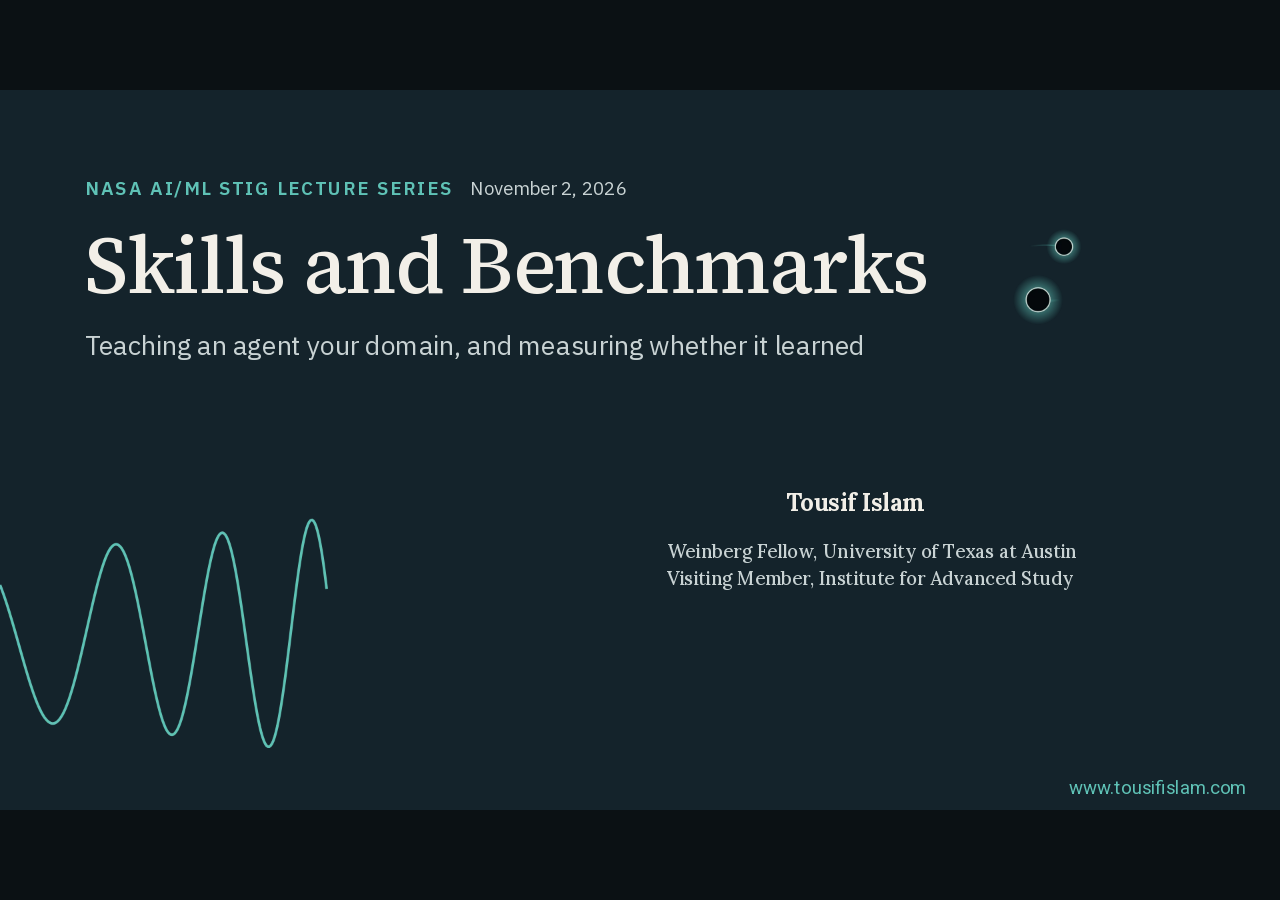
<file: public/Resources/Lecture32_Tousif_Islam/Skills_and_Benchmarks_Slides/index.html>
<!doctype html>
<html lang="en"><head><script>/* Offline copy: the host serves this folder without a trailing slash, so pin relative paths (figs/, fonts/) to this folder. */
if (location.protocol !== 'file:' && !/(\/|\/index|\.html)$/.test(location.pathname)) document.write('<base href="' + location.pathname + '/">');</script><meta charset="utf-8"><meta name="viewport" content="width=device-width, initial-scale=1"><title>Skills and Benchmarks | Tousif Islam</title><meta name="description" content="Slides of the NASA AI/ML STIG lecture, 2 November 2026. Code: github.com/tousifislam/kickbench-tutorial"><link rel="stylesheet" href="fonts.css"><style>
html,body{margin:0;height:100%;background:#0b1114;overflow:hidden}
#stage{position:absolute;left:50%;top:50%;width:1920px;height:1080px;transform-origin:0 0}
#stage>.slide{position:absolute;inset:0;display:none;opacity:0;transition:opacity .45s ease}
#stage>.slide.shown{opacity:1}
#stage>.slide>section{position:relative;width:1920px;height:1080px;box-sizing:border-box;overflow:hidden}
h1,h2,h3,h4,p{margin:0}
[data-build-in]{transition:opacity .5s ease,transform .5s ease}
[data-build-in].pending{opacity:0}
[data-build-in^="rise"].pending{transform:translateY(28px)}
#jump{position:fixed;right:18px;bottom:14px;font:600 20px Roboto,Arial,sans-serif;color:#fff;
  background:rgba(13,56,66,.85);padding:6px 14px;border-radius:8px;display:none}
body.idle{cursor:none}
#stage a{cursor:pointer}
#stage a:hover{text-decoration:underline !important}
</style></head>
<body>
<div id="stage">
<div class="slide" data-id="cover">
<section id="cover" data-transition="fade" style="background:#14232b">
  <img src="figs/anim_cover_wave.webp" alt="Animated binary black hole chirp waveform drawn left to right along the bottom of the slide." style="position:absolute; top:560px; left:0; width:1920px; height:520px">
  <p id="e2-1ftwghs" style="position:absolute; top:128px; right:601.45px; width:613.31px; font-family:'IBM Plex Sans', Arial, sans-serif; font-size:28px; color:#c9d3d4">November 2, 2026</p>
  <p id="p414e363b4c36r0-719464f0" style="position:absolute; top:128px; left:128px; width:1664px; font-family:'IBM Plex Sans', Arial, sans-serif; font-size:28px; font-weight:600; letter-spacing:3px; text-transform:uppercase; color:#5fc2b6">NASA AI/ML STIG lecture series</p>
  <h1 id="p414e363b4c36r1-719464f0" style="position:absolute; top:199px; left:128px; width:1664px; font-family:'Source Serif 4', Georgia, serif; font-size:120px; font-weight:500; line-height:1.05; letter-spacing:-2px; color:#f2efe8">Skills and Benchmarks</h1>
  <p id="p414e363b4c36r2-719464f0" style="position:absolute; top:357px; left:128px; width:1664px; font-family:'IBM Plex Sans', Arial, sans-serif; font-size:40px; line-height:1.3; color:#c9d3d4">Teaching an agent your domain, and measuring whether it learned</p>
  <p id="p414e363b4c36r3-719464f0" style="position:absolute; top:597.38px; left:1178.7px; width:298px; font-family:Lora, Georgia, serif; font-size:36px; font-weight:700; line-height:1.2; color:#f2efe8">Tousif Islam</p>
  <p id="p414e363b4c36r4-719464f0" style="position:absolute; top:672.45px; left:1000.22px; width:654.95px; font-family:Lora, Georgia, serif; font-size:28px; line-height:1.45; color:#c9d3d4">Weinberg Fellow, University of Texas at Austin<br>Visiting Member, Institute for Advanced Study</p>
  <img src="figs/anim_cover_binary.webp" alt="Animated binary black hole: two holes spiral together, merge, and the remnant drifts away as wave rings spread." style="position:absolute; top:64px; left:1352px; width:440px; height:440px">
  <p style="position:absolute; right:29.45px; bottom:17.46px; width:286.9px; font-family:Roboto, Arial, sans-serif; font-size:28px; color:#5fc2b6">www.tousifislam.com</p>
  
</section>
</div>
<div class="slide" data-id="roadmap">
<section id="roadmap" data-transition="fade" style="display:flex; flex-direction:column; gap:40px; padding:116px 128px 140px; background:#ffffff">
<div style="position:absolute;left:0;top:0;width:450px;height:88px;background:#0D3842;color:#FFFFFF;display:flex;align-items:center;justify-content:center;font-family:Roboto, Arial, sans-serif;font-size:34px;font-weight:700;white-space:nowrap">Skills ⊗ Benchmarks</div><div style="position:absolute;left:450px;top:0;height:88px;background:#45818E;color:#FFFFFF;display:flex;align-items:center;padding:0 36px;font-family:Roboto, Arial, sans-serif;font-size:40px;font-weight:700;white-space:nowrap">Outline of the Talk</div>
<h2 style="font-family:'Source Serif 4', Georgia, serif;font-size:48px;font-weight:500;line-height:1.15;color:#0D3842">Five sections: the field, my work, two demonstrations, your turn</h2>
<div data-build-in="fade 1" style="position:absolute;top:290px;left:128px;width:312px;display:flex;flex-direction:column;gap:14px;border-top:8px solid #2F6F7E;padding-top:22px"><h3 style="font-family:Roboto, Arial, sans-serif;font-size:32px;font-weight:600;line-height:1.2;color:#2F6F7E">1. Background</h3><p style="font-family:Roboto, Arial, sans-serif;font-size:26px;line-height:1.35;color:#444444">Why benchmarks, who measures agents in astro, then agents, skills, benchmarks</p></div>
<div data-build-in="fade 2" style="position:absolute;top:290px;left:466px;width:312px;display:flex;flex-direction:column;gap:14px;border-top:8px solid #4B535D;padding-top:22px"><h3 style="font-family:Roboto, Arial, sans-serif;font-size:32px;font-weight:600;line-height:1.2;color:#4B535D">2. My work</h3><p style="font-family:Roboto, Arial, sans-serif;font-size:26px;line-height:1.35;color:#444444">gwBenchmarks, GWAgent, gwSkills, gwTeukolsky</p></div>
<div data-build-in="fade 3" style="position:absolute;top:290px;left:804px;width:312px;display:flex;flex-direction:column;gap:14px;border-top:8px solid #A0502A;padding-top:22px"><h3 style="font-family:Roboto, Arial, sans-serif;font-size:32px;font-weight:600;line-height:1.2;color:#A0502A">Demonstration 1: KickBench</h3><p style="font-family:Roboto, Arial, sans-serif;font-size:26px;line-height:1.35;color:#444444">A black hole kick benchmark, and three models on it</p></div>
<div data-build-in="fade 4" style="position:absolute;top:290px;left:1142px;width:312px;display:flex;flex-direction:column;gap:14px;border-top:8px solid #0D3842;padding-top:22px"><h3 style="font-family:Roboto, Arial, sans-serif;font-size:32px;font-weight:600;line-height:1.2;color:#0D3842">Demonstration 2: KickAgent/KickSkills</h3><p style="font-family:Roboto, Arial, sans-serif;font-size:26px;line-height:1.35;color:#444444">KickSkills, a validation loop, live, and the results</p></div>
<div data-build-in="fade 5" style="position:absolute;top:290px;left:1480px;width:312px;display:flex;flex-direction:column;gap:14px;border-top:8px solid #2F6F7E;padding-top:22px"><h3 style="font-family:Roboto, Arial, sans-serif;font-size:32px;font-weight:600;line-height:1.2;color:#2F6F7E">5. Your turn</h3><p style="font-family:Roboto, Arial, sans-serif;font-size:26px;line-height:1.35;color:#444444">A starter kit for any agent</p></div>
<p style="position:absolute;right:32px;bottom:14px;width:520px;text-align:right;font-family:Roboto, Arial, sans-serif;font-size:24px;color:#4B535D">www.tousifislam.com | 2</p>
<p style="position:absolute;left:128px;bottom:14px;width:1200px;font-family:Roboto, Arial, sans-serif;font-size:22px;color:#2F6F7E">Code: <a href="https://github.com/tousifislam/kickbench-tutorial" target="_blank" rel="noopener" style="color:inherit;text-decoration:none"><b>github.com/tousifislam/kickbench-tutorial</b></a></p>

</section>
</div>
<div class="slide" data-id="llm-bench">
<section id="llm-bench" data-transition="fade" style="background:#ffffff">
  <div style="position:absolute; top:0; left:0; width:450px; height:88px; display:flex; flex-direction:row; align-items:center; justify-content:center; background:#0d3842">
    <p style="font-family:Roboto, Arial, sans-serif; font-size:34px; font-weight:700; white-space:nowrap; color:#ffffff">Skills ⊗ Benchmarks</p>
  </div>
  <div style="position:absolute; top:0; left:450px; height:88px; display:flex; flex-direction:row; align-items:center; padding:0 36px; background:#45818e">
    <p style="font-family:Roboto, Arial, sans-serif; font-size:40px; font-weight:700; white-space:nowrap; color:#ffffff">1.1 Why Benchmarks? The Whole LLM Field Runs on Them</p>
  </div>
  <h2 style="position:absolute; top:116px; left:128px; width:1664px; font-family:'Source Serif 4', Georgia, serif; font-size:48px; font-weight:500; line-height:1.15; color:#0d3842">Models are ranked, released and trained on benchmarks</h2>
  <img src="figs/arena_webdev.png" alt="" style="position:absolute; top:200px; left:128px; width:1029px; height:760px; border-radius:12px; box-shadow:0 6px 24px #0000002e">
  <div style="position:absolute; top:240px; left:1220px; width:572px; display:flex; flex-direction:column; gap:40px">
    <p style="font-family:Roboto, Arial, sans-serif; font-size:30px; line-height:1.35; color:#444444">Two models build the same web app. People vote. About a million votes rank 153 models.</p>
    <p style="font-family:Roboto, Arial, sans-serif; font-size:34px; font-weight:600; line-height:1.3; color:#1f2933"><a href="https://arena.ai/leaderboard/code/webdev" style="text-decoration:none"><span style="display:inline-block; text-decoration:none; color:#3c78d8">arena.ai/leaderboard/code/webdev</span></a></p>
    <div style="display:flex; flex-direction:column; padding:6px 0 6px 28px; border-left:8px solid #c8352b">
      <p style="font-family:'Source Serif 4', Georgia, serif; font-size:36px; line-height:1.25; color:#1f2933"><b>A benchmark is a lever.</b> What can be graded is what gets trained.</p>
    </div>
  </div>
  <p style="position:absolute; bottom:40px; left:128px; width:1450px; font-family:Lora, Georgia, serif; font-size:22px; color:#4b535d">LMArena WebDev leaderboard, Oct 27, 2026. Graders as training rewards: DeepSeek-R1, arXiv:2501.12948.</p>
  <p style="position:absolute; right:32px; bottom:14px; width:520px; font-family:Roboto, Arial, sans-serif; font-size:24px; text-align:right; color:#4b535d">www.tousifislam.com | 3</p>
  
</section>
</div>
<div class="slide" data-id="landscape-bench">
<section id="landscape-bench" data-transition="fade" style="background:#FFFFFF;color:#1F2933;font-family:Roboto, Arial, sans-serif;padding:116px 128px 140px;display:flex;flex-direction:column;gap:32px">
<div style="position:absolute;left:0;top:0;width:450px;height:88px;background:#0D3842;color:#FFFFFF;display:flex;align-items:center;justify-content:center;font-family:Roboto, Arial, sans-serif;font-size:34px;font-weight:700;white-space:nowrap">Skills ⊗ Benchmarks</div><div style="position:absolute;left:450px;top:0;height:88px;background:#45818E;color:#FFFFFF;display:flex;align-items:center;padding:0 36px;font-family:Roboto, Arial, sans-serif;font-size:40px;font-weight:700;white-space:nowrap">1.2 Benchmarks in Astronomy and Physics</div>
<h2 style="font-family:'Source Serif 4', Georgia, serif;font-size:48px;font-weight:500;line-height:1.15;color:#0D3842">Astro is already measuring agents, from recall to research</h2>

<div style="display:flex;flex-direction:row;gap:20px;align-items:flex-start">
<div data-build-in="rise 1" style="flex:1;background:#F5F9FA;border:1px solid #DDE6E8;border-top:8px solid #3C78D8;border-radius:20px;padding:22px 24px;display:flex;flex-direction:column;gap:16px"><h3 style="font-size:32px;font-weight:600;line-height:1.15;color:#3C78D8">Does it know?</h3><div style="display:flex;flex-direction:column;gap:2px"><p style="font-size:26px;font-weight:600;line-height:1.2">AstroMLab 1</p><p style="font-size:24px;line-height:1.28;color:#444444">4,425 questions from Annual Reviews</p><p style="font-size:21px;line-height:1.3;font-family:Lora, Georgia, serif;color:#3C78D8">Ting et al., arXiv:2407.11194</p></div><div style="display:flex;flex-direction:column;gap:2px"><p style="font-size:26px;font-weight:600;line-height:1.2">Astro2Method</p><p style="font-size:24px;line-height:1.28;color:#444444">500 ML method choices from 346 papers. Hard set: 59 to 65% correct.</p><p style="font-size:21px;line-height:1.3;font-family:Lora, Georgia, serif;color:#3C78D8">Fan et al., arXiv:2610.30282</p></div></div>
<div data-build-in="rise 2" style="flex:1;background:#F5F9FA;border:1px solid #DDE6E8;border-top:8px solid #2F6F7E;border-radius:20px;padding:22px 24px;display:flex;flex-direction:column;gap:16px"><h3 style="font-size:32px;font-weight:600;line-height:1.15;color:#2F6F7E">Can it reason?</h3><div style="display:flex;flex-direction:column;gap:2px"><p style="font-size:26px;font-weight:600;line-height:1.2">IOAA study</p><p style="font-size:24px;line-height:1.28;color:#444444">Gold-medal level on the astronomy olympiad</p><p style="font-size:21px;line-height:1.3;font-family:Lora, Georgia, serif;color:#3C78D8">Pinheiro et al., arXiv:2510.05016</p></div><div style="display:flex;flex-direction:column;gap:2px"><p style="font-size:26px;font-weight:600;line-height:1.2">TPBench</p><p style="font-size:24px;line-height:1.28;color:#444444">57 new problems, theory and cosmology</p><p style="font-size:21px;line-height:1.3;font-family:Lora, Georgia, serif;color:#3C78D8">Chung et al., arXiv:2502.15815</p></div><div style="display:flex;flex-direction:column;gap:2px"><p style="font-size:26px;font-weight:600;line-height:1.2">CritPt</p><p style="font-size:24px;line-height:1.28;color:#444444">Frontier physics research problems</p><p style="font-size:21px;line-height:1.3;font-family:Lora, Georgia, serif;color:#3C78D8">Zhu et al., arXiv:2509.26574</p></div></div>
<div data-build-in="rise 3" style="flex:1;background:#F5F9FA;border:1px solid #DDE6E8;border-top:8px solid #2F6F7E;border-radius:20px;padding:22px 24px;display:flex;flex-direction:column;gap:16px"><h3 style="font-size:32px;font-weight:600;line-height:1.15;color:#2F6F7E">Can it code?</h3><div style="display:flex;flex-direction:column;gap:2px"><p style="font-size:26px;font-weight:600;line-height:1.2">AstroVisBench</p><p style="font-size:24px;line-height:1.28;color:#444444">Astronomy workflows and their plots. Still well short of useful.</p><p style="font-size:21px;line-height:1.3;font-family:Lora, Georgia, serif;color:#3C78D8">Joseph et al., arXiv:2505.20538</p></div><div style="display:flex;flex-direction:column;gap:2px"><p style="font-size:26px;font-weight:600;line-height:1.2">SciCode</p><p style="font-size:24px;line-height:1.28;color:#444444">Research coding across 16 subfields</p><p style="font-size:21px;line-height:1.3;font-family:Lora, Georgia, serif;color:#3C78D8">Tian et al., arXiv:2407.13168</p></div></div>
<div data-build-in="rise 4" style="flex:1;background:#F5F9FA;border:1px solid #DDE6E8;border-top:8px solid #C8352B;border-radius:20px;padding:22px 24px;display:flex;flex-direction:column;gap:16px"><h3 style="font-size:32px;font-weight:600;line-height:1.15;color:#C8352B">Can it do research?</h3><div style="display:flex;flex-direction:column;gap:2px"><p style="font-size:26px;font-weight:600;line-height:1.2">Gravity-Bench</p><p style="font-size:24px;line-height:1.28;color:#444444">Find hidden physics on an observing budget</p><p style="font-size:21px;line-height:1.3;font-family:Lora, Georgia, serif;color:#3C78D8">Koblischke et al., arXiv:2501.18411</p></div><div style="display:flex;flex-direction:column;gap:2px"><p style="font-size:26px;font-weight:600;line-height:1.2">ReplicationBench</p><p style="font-size:24px;line-height:1.28;color:#444444">Reproduce whole astrophysics papers. Best models: under 20%.</p><p style="font-size:21px;line-height:1.3;font-family:Lora, Georgia, serif;color:#3C78D8">Ye et al., arXiv:2510.24591</p></div><div style="display:flex;flex-direction:column;gap:2px"><p style="font-size:26px;font-weight:600;line-height:1.2">gwBenchmarks</p><p style="font-size:24px;line-height:1.28;color:#444444">Eight gravitational-wave tasks. Most agents fall short.</p><p style="font-size:21px;line-height:1.3;font-family:Lora, Georgia, serif;color:#3C78D8">Islam, Wadekar, Zhou, arXiv:2605.11269</p></div></div>
</div>
<p style="margin-top:-14px;font-size:24px;font-style:italic;line-height:1.3;color:#4B535D">Many more benchmarks exist; this is a small selection. Apologies if I left out yours.</p>
<div data-build-in="fade 5" style="border-left:8px solid #C8352B;padding:6px 0 6px 28px"><p style="font-family:'Source Serif 4', Georgia, serif;font-size:36px;line-height:1.25"><b>Benchmarks need testing too.</b> An expert audit of SciCode found 263 defects. Fixing them moved main-problem accuracy from 9–27 % to 69–92 % <span style="font-size:24px;color:#3C78D8">(Hu et al., arXiv:2608.04975)</span>.</p></div>
<p style="position:absolute;right:32px;bottom:14px;width:520px;text-align:right;font-family:Roboto, Arial, sans-serif;font-size:24px;color:#4B535D">www.tousifislam.com | 4</p>

</section>
</div>
<div class="slide" data-id="agent-loop">
<section id="agent-loop" data-transition="fade" style="background:#FFFFFF;color:#1F2933;font-family:Roboto, Arial, sans-serif;padding:116px 128px 140px;display:flex;flex-direction:column;gap:40px">
<div style="position:absolute;left:0;top:0;width:450px;height:88px;background:#0D3842;color:#FFFFFF;display:flex;align-items:center;justify-content:center;font-family:Roboto, Arial, sans-serif;font-size:34px;font-weight:700;white-space:nowrap">Skills ⊗ Benchmarks</div><div style="position:absolute;left:450px;top:0;height:88px;background:#45818E;color:#FFFFFF;display:flex;align-items:center;padding:0 36px;font-family:Roboto, Arial, sans-serif;font-size:40px;font-weight:700;white-space:nowrap">1.3 What Is an Agent?</div>
<h2 style="font-family:'Source Serif 4', Georgia, serif;font-size:48px;font-weight:500;line-height:1.15;color:#0D3842">An agent is a model inside a loop with consequences</h2>

<img src="figs/anim_agent_loop.webp" alt="Animated agent loop: a red dot circles Model decides, Tool call, Environment runs it, Observation, while a terminal transcript fills in on the right." style="position:absolute;left:128px;top:220px;width:1664px;height:700px">
<p style="position:absolute;right:32px;bottom:14px;width:520px;text-align:right;font-family:Roboto, Arial, sans-serif;font-size:24px;color:#4B535D">www.tousifislam.com | 5</p>

</section>
</div>
<div class="slide" data-id="landscape-skills">
<section id="landscape-skills" data-transition="fade" style="background:#ffffff">
  <div style="position:absolute; top:0; left:0; width:450px; height:88px; display:flex; flex-direction:row; align-items:center; justify-content:center; background:#0d3842">
    <p style="font-family:Roboto, Arial, sans-serif; font-size:34px; font-weight:700; white-space:nowrap; color:#ffffff">Skills ⊗ Benchmarks</p>
  </div>
  <div style="position:absolute; top:0; left:450px; height:88px; display:flex; flex-direction:row; align-items:center; padding:0 36px; background:#45818e">
    <p style="font-family:Roboto, Arial, sans-serif; font-size:40px; font-weight:700; white-space:nowrap; color:#ffffff">1.4 Agents in Astronomy and Physics</p>
  </div>
  <p id="e3-1di7bbb" style="position:absolute; right:32px; bottom:14px; width:520px; font-family:Roboto, Arial, sans-serif; font-size:24px; text-align:right; color:#4b535d">www.tousifislam.com | 6</p>
  <h2 id="p22f12be9c762r0-fe056b08" style="position:absolute; top:116px; left:128px; width:1664px; font-family:'Source Serif 4', Georgia, serif; font-size:48px; font-weight:500; line-height:1.15; color:#0d3842">Our field is not short of agents</h2>
  <p id="p22f12be9c762r2-fe056b08" style="position:absolute; top:725px; left:128px; width:1664px; font-family:Roboto, Arial, sans-serif; font-size:24px; font-style:italic; line-height:1.3; color:#4b535d">Many more agents exist; this is a small selection. Apologies if I left out yours.</p>
  <div id="p22f12be9c762r4-fe056b08" style="position:absolute; top:817px; left:128px; width:1664px; height:123px; display:flex; flex-direction:column; padding:24px 36px; background:#f3f3f3; border-radius:20px">
    <p style="font-family:Roboto, Arial, sans-serif; font-size:32px; line-height:1.3; color:#111111">Asked to run one matched-filter pipeline, Claude Code quietly raised the SNR floor to 8. Codex kept 7 and logged a miss. Same task, different science. <span style="color:#3c78d8">Inguglia, arXiv:2605.28916</span></p>
  </div>
  <div id="agent-card-0" style="position:absolute; top:198px; left:238px; width:620px; height:152px; display:flex; flex-direction:column; gap:6px; justify-content:center; padding:22px 28px; background:#f5f9fa; border:1px solid #dde6e8; border-radius:20px">
    <div style="display:flex; flex-direction:row; gap:14px; align-items:center; justify-content:center">
      <img src="figs/logo_cmbagent.png" alt="cmbagent logo" style="height:50px; border-radius:8px">
      <p style="font-family:Roboto, Arial, sans-serif; font-size:32px; font-weight:600; line-height:1.2; text-align:center; color:#1f2933">cmbagent</p>
    </div>
    <p style="font-family:Roboto, Arial, sans-serif; font-size:27px; line-height:1.3; text-align:center; color:#444444">About 30 agents, plan and control, cosmology</p>
    <p style="font-family:Lora, Georgia, serif; font-size:21px; line-height:1.3; text-align:center; color:#3c78d8">Xu et al., arXiv:2507.07257</p>
  </div>
  <div id="agent-card-1" style="position:absolute; top:198px; left:882px; width:800px; height:152px; display:flex; flex-direction:column; gap:6px; justify-content:center; padding:22px 28px; background:#f5f9fa; border:1px solid #dde6e8; border-radius:20px">
    <p style="font-family:Roboto, Arial, sans-serif; font-size:32px; font-weight:600; line-height:1.2; text-align:center; color:#1f2933">CMBEvolve</p>
    <p style="font-family:Roboto, Arial, sans-serif; font-size:27px; line-height:1.3; text-align:center; color:#444444">Code evolution against a numeric objective</p>
    <p style="font-family:Lora, Georgia, serif; font-size:21px; line-height:1.3; text-align:center; color:#3c78d8">Xu &amp; Borrett, arXiv:2605.14791</p>
  </div>
  <div id="agent-card-2" style="position:absolute; top:369px; left:238px; width:620px; height:152px; display:flex; flex-direction:column; gap:6px; justify-content:center; padding:22px 28px; background:#f5f9fa; border:1px solid #dde6e8; border-radius:20px">
      <div style="display:flex; flex-direction:row; gap:14px; align-items:center; justify-content:center">
        <img src="figs/logo_astrogenesis.png" alt="AstroGenesis logo" style="height:50px; border-radius:8px">
        <p style="font-family:Roboto, Arial, sans-serif; font-size:32px; font-weight:600; line-height:1.2; text-align:center; color:#1f2933">AstroGenesis</p>
      </div>
      <p style="font-family:Roboto, Arial, sans-serif; font-size:27px; line-height:1.3; text-align:center; color:#444444">Multi-agent research assistant, blazars</p>
      <p style="font-family:Lora, Georgia, serif; font-size:21px; line-height:1.3; text-align:center; color:#3c78d8">Sahakyan et al., arXiv:2609.28579</p>
    </div>
  <div id="agent-card-3" style="position:absolute; top:369px; left:882px; width:800px; height:152px; display:flex; flex-direction:column; gap:6px; justify-content:center; padding:22px 28px; background:#f5f9fa; border:1px solid #dde6e8; border-radius:20px">
      <p style="font-family:Roboto, Arial, sans-serif; font-size:32px; font-weight:600; line-height:1.2; text-align:center; color:#1f2933">CosmoAgent</p>
      <p style="font-family:Roboto, Arial, sans-serif; font-size:27px; line-height:1.3; text-align:center; color:#444444">Searches modified-gravity Lagrangians</p>
      <p style="font-family:Lora, Georgia, serif; font-size:21px; line-height:1.3; text-align:center; color:#3c78d8">Alexander et al., arXiv:2610.16536</p>
    </div>
  <div id="agent-card-4" style="position:absolute; top:541px; left:238px; width:620px; height:152px; display:flex; flex-direction:column; gap:6px; justify-content:center; padding:22px 28px; background:#f5f9fa; border:1px solid #dde6e8; border-radius:20px">
      <p style="font-family:Roboto, Arial, sans-serif; font-size:32px; font-weight:600; line-height:1.2; text-align:center; color:#1f2933">NNStar</p>
      <p style="font-family:Roboto, Arial, sans-serif; font-size:27px; line-height:1.3; text-align:center; color:#444444">Dense matter and neutron star fits</p>
      <p style="font-family:Lora, Georgia, serif; font-size:21px; line-height:1.3; text-align:center; color:#3c78d8">Ma et al., arXiv:2607.13930</p>
    </div>
  <div id="agent-card-5" style="position:absolute; top:541px; left:882px; width:800px; height:152px; display:flex; flex-direction:column; gap:6px; justify-content:center; padding:22px 28px; background:#f5f9fa; border:1px solid #dde6e8; border-radius:20px">
      <div style="display:flex; flex-direction:row; gap:14px; align-items:center; justify-content:center">
        <img src="figs/logo_gwagent.png" alt="GWAgent logo" style="height:50px; border-radius:8px">
        <p style="font-family:Roboto, Arial, sans-serif; font-size:32px; font-weight:600; line-height:1.2; text-align:center; color:#1f2933">GWAgent</p>
      </div>
      <p style="font-family:Roboto, Arial, sans-serif; font-size:27px; line-height:1.3; text-align:center; color:#444444">Fast, readable gravitational-wave models built from simulations</p>
      <p style="font-family:Lora, Georgia, serif; font-size:21px; line-height:1.3; text-align:center; color:#3c78d8">Islam, Wadekar, Venumadhav et al., arXiv:2605.11280</p>
    </div>
  
</section>
</div>
<div class="slide" data-id="skill-what">
<section id="skill-what" data-transition="fade" style="display:flex; flex-direction:column; gap:40px; padding:116px 128px 140px; background:#ffffff">
  <div style="position:absolute; top:0; left:0; width:450px; height:88px; display:flex; flex-direction:row; align-items:center; justify-content:center; background:#0d3842">
    <p style="font-family:Roboto, Arial, sans-serif; font-size:34px; font-weight:700; white-space:nowrap; color:#ffffff">Skills ⊗ Benchmarks</p>
  </div>
  <div style="position:absolute; top:0; left:450px; height:88px; display:flex; flex-direction:row; align-items:center; padding:0 36px; background:#45818e">
    <p style="font-family:Roboto, Arial, sans-serif; font-size:40px; font-weight:700; white-space:nowrap; color:#ffffff">1.5 What Is a Skill?</p>
  </div>
  <h2 style="font-family:'Source Serif 4', Georgia, serif; font-size:48px; font-weight:500; line-height:1.15; color:#0d3842">A skill is expert know-how the agent loads only when the job needs it</h2>
  <img src="figs/anim_skill_what.webp" alt="Animated skill loading: the agent's context lists three one-line skills, the matching skill is opened and its body loads, while a terminal transcript fills in." style="position:absolute; top:220px; left:128px; width:1664px; height:700px">
  <p style="position:absolute; bottom:47.59px; left:128px; width:1450px; font-family:Lora, Georgia, serif; font-size:22px; color:#4b535d">A skill is a folder: SKILL.md plus optional scripts. Open format, agentskills.io.</p>
  <p style="position:absolute; right:32px; bottom:14px; width:520px; font-family:Roboto, Arial, sans-serif; font-size:24px; text-align:right; color:#4b535d">www.tousifislam.com | 7</p>
  
</section>
</div>
<div class="slide" data-id="skills-landscape">
<section id="skills-landscape" data-transition="fade" style="background:#FFFFFF;color:#1F2933;font-family:Roboto, Arial, sans-serif;padding:116px 128px 140px;display:flex;flex-direction:column;gap:32px">
<div style="position:absolute;left:0;top:0;width:450px;height:88px;background:#0D3842;color:#FFFFFF;display:flex;align-items:center;justify-content:center;font-family:Roboto, Arial, sans-serif;font-size:34px;font-weight:700;white-space:nowrap">Skills ⊗ Benchmarks</div><div style="position:absolute;left:450px;top:0;height:88px;background:#45818E;color:#FFFFFF;display:flex;align-items:center;padding:0 36px;font-family:Roboto, Arial, sans-serif;font-size:40px;font-weight:700;white-space:nowrap">1.6 Skills in Astronomy and Physics</div>
<h2 style="font-family:'Source Serif 4', Georgia, serif;font-size:48px;font-weight:500;line-height:1.15;color:#0D3842">Skill libraries are growing. Tests of whether they help are rare</h2>
<div style="display:flex;flex-direction:column;gap:28px"><div style="display:flex;flex-direction:row;gap:24px;justify-content:center"><div style="flex:0 0 700px;box-sizing:border-box;background:#F5F9FA;border:1px solid #DDE6E8;border-radius:20px;padding:30px 36px;display:flex;flex-direction:column;justify-content:center;text-align:center;gap:6px"><p style="font-size:38px;font-weight:600;line-height:1.2;color:#1F2933">SkillsBench</p><p style="font-size:31px;line-height:1.3;color:#444444;text-wrap:balance">87 tasks, 8 domains. Pass rate 33.9 to 50.5% with skills. Not astro.</p><p style="font-size:24px;line-height:1.3;font-family:Lora, Georgia, serif;color:#3C78D8">Li et al., arXiv:2602.12670</p></div><div style="flex:0 0 700px;box-sizing:border-box;background:#F5F9FA;border:1px solid #DDE6E8;border-radius:20px;padding:30px 36px;display:flex;flex-direction:column;justify-content:center;text-align:center;gap:6px"><p style="font-size:38px;font-weight:600;line-height:1.2;color:#1F2933">Scientific Agent Skills</p><p style="font-size:31px;line-height:1.3;color:#444444;text-wrap:balance">163 procedures. “We report no task-level evaluation.”</p><p style="font-size:24px;line-height:1.3;font-family:Lora, Georgia, serif;color:#3C78D8">Kassis et al., arXiv:2609.00065</p></div></div><div style="display:flex;flex-direction:row;gap:24px;justify-content:center"><div style="flex:0 0 700px;box-sizing:border-box;background:#F5F9FA;border:1px solid #DDE6E8;border-radius:20px;padding:30px 36px;display:flex;flex-direction:column;justify-content:center;text-align:center;gap:6px"><p style="font-size:38px;font-weight:600;line-height:1.2;color:#1F2933">FUSION</p><p style="font-size:31px;line-height:1.3;color:#444444;text-wrap:balance">20 nuclear physics codes. A skill must reproduce a stated benchmark first.</p><p style="font-size:24px;line-height:1.3;font-family:Lora, Georgia, serif;color:#3C78D8">Lei, arXiv:2609.04742</p></div><div style="flex:0 0 700px;box-sizing:border-box;background:#F5F9FA;border:1px solid #DDE6E8;border-radius:20px;padding:30px 36px;display:flex;flex-direction:column;justify-content:center;text-align:center;gap:6px"><p style="font-size:38px;font-weight:600;line-height:1.2;color:#1F2933">gwSkills</p><p style="font-size:31px;line-height:1.3;color:#444444;text-wrap:balance">Gravitational-wave skills, with a controlled study. Section 2.</p><p style="font-size:24px;line-height:1.3;font-family:Lora, Georgia, serif;color:#3C78D8">Islam, Wadekar &amp; Zhou, in preparation</p></div></div></div>
<p style="margin-top:-14px;font-size:24px;font-style:italic;line-height:1.3;color:#4B535D">Many more skill libraries exist; this is a small selection. Apologies if I left out yours.</p>
<div style="flex:1"></div>
<div style="background:#F3F3F3;border-radius:20px;padding:24px 36px"><p style="font-size:32px;line-height:1.3;color:#111111"><b>The open question:</b> does the agent get better results with the skill than without it? Only a benchmark can tell.</p></div>
<p style="position:absolute;right:32px;bottom:14px;width:520px;text-align:right;font-family:Roboto, Arial, sans-serif;font-size:24px;color:#4B535D">www.tousifislam.com | 8</p>

</section>
</div>
<div class="slide" data-id="three-files">
<section id="three-files" data-transition="fade" style="background:#FFFFFF;color:#1F2933;font-family:Roboto, Arial, sans-serif;padding:116px 128px 140px;display:flex;flex-direction:column;gap:40px">
<div style="position:absolute;left:0;top:0;width:450px;height:88px;background:#0D3842;color:#FFFFFF;display:flex;align-items:center;justify-content:center;font-family:Roboto, Arial, sans-serif;font-size:34px;font-weight:700;white-space:nowrap">Skills ⊗ Benchmarks</div><div style="position:absolute;left:450px;top:0;height:88px;background:#45818E;color:#FFFFFF;display:flex;align-items:center;padding:0 36px;font-family:Roboto, Arial, sans-serif;font-size:40px;font-weight:700;white-space:nowrap">1.7 Three Kinds of Markdown Files</div>
<h2 style="font-family:'Source Serif 4', Georgia, serif;font-size:48px;font-weight:500;line-height:1.15;color:#0D3842">Three kinds of markdown do three different jobs</h2>

<div data-build-in="rise 1" style="position:absolute;left:128px;top:250px;width:528px;height:600px;background:#FFFFFF;border:1px solid #DDDDDD;border-top:8px solid #444444;border-radius:6px;padding:40px;display:flex;flex-direction:column;gap:20px">
<p style="font-family:'JetBrains Mono', 'Courier New', monospace;font-size:36px;font-weight:600;color:#111111">AGENTS.md</p>
<h3 style="font-family:'Source Serif 4', Georgia, serif;font-size:44px;font-weight:500;line-height:1.15">The house rules</h3>
<p style="font-size:30px;line-height:1.35;color:#444444">Always loaded. Environment, style, and what counts as evidence here.</p>
<p style="font-size:24px;line-height:1.3;color:#6A7179">Claude Code calls it CLAUDE.md, Gemini CLI GEMINI.md.</p>
<div style="flex:1"></div>
<p style="font-size:28px;font-style:italic;color:#444444">Like the onboarding talk for a new student</p>
</div>
<div data-build-in="rise 2" style="position:absolute;left:696px;top:250px;width:528px;height:600px;background:#FFFFFF;border:1px solid #DDDDDD;border-top:8px solid #2F6F7E;border-radius:6px;padding:40px;display:flex;flex-direction:column;gap:20px">
<p style="font-family:'JetBrains Mono', 'Courier New', monospace;font-size:36px;font-weight:600;color:#2F6F7E">SKILL.md</p>
<h3 style="font-family:'Source Serif 4', Georgia, serif;font-size:44px;font-weight:500;line-height:1.15">The procedure</h3>
<p style="font-size:30px;line-height:1.35;color:#444444">Loaded when relevant. Conventions, steps, and how a correct-looking result goes wrong.</p>
<p style="font-size:24px;line-height:1.3;color:#6A7179">An open format, read by most agents.</p>
<div style="flex:1"></div>
<p style="font-size:28px;font-style:italic;color:#444444">Like what your advisor tells you at the board</p>
</div>
<div data-build-in="rise 3" style="position:absolute;left:1264px;top:250px;width:528px;height:600px;background:#FFFFFF;border:1px solid #DDDDDD;border-top:8px solid #C8352B;border-radius:6px;padding:40px;display:flex;flex-direction:column;gap:20px">
<p style="font-family:'JetBrains Mono', 'Courier New', monospace;font-size:36px;font-weight:600;color:#C8352B">TASK.md + score.py</p>
<h3 style="font-family:'Source Serif 4', Georgia, serif;font-size:44px;font-weight:500;line-height:1.15">The exam</h3>
<p style="font-size:30px;line-height:1.35;color:#444444">A task, hidden data and a number. The agent never grades itself.</p>
<div style="flex:1"></div>
<p style="font-size:28px;font-style:italic;color:#444444">Like a qualifying exam, set by someone else</p>
</div>
<p style="position:absolute;right:32px;bottom:14px;width:520px;text-align:right;font-family:Roboto, Arial, sans-serif;font-size:24px;color:#4B535D">www.tousifislam.com | 9</p>

</section>
</div>
<div class="slide" data-id="s2-title">
<section id="s2-title" data-transition="fade" style="background:#3C4F5C;color:#F7F5F0;font-family:'IBM Plex Sans', Arial, sans-serif;padding:128px;display:flex;flex-direction:column;justify-content:center;gap:32px">
<p style="font-size:32px;font-weight:600;letter-spacing:3px;text-transform:uppercase;color:#D3DCE2">Section 2 · 7 minutes</p>
<h1 style="font-family:'Source Serif 4', Georgia, serif;font-size:120px;font-weight:500;line-height:1.05;letter-spacing:-2px;color:#F7F5F0">Four Projects, Four Questions</h1>
<p style="font-size:44px;line-height:1.3;color:#D3DCE2">Can agents do gravitational-wave physics? Make something new? What do they need to know? How far can they go?</p>
<p style="position:absolute;right:32px;bottom:14px;width:520px;text-align:right;font-family:Roboto, Arial, sans-serif;font-size:24px;color:#F7F5F0">www.tousifislam.com | 10</p>

</section>
</div>
<div class="slide" data-id="quadrant">
<section id="quadrant" data-transition="fade" style="background:#FFFFFF;color:#1F2933;font-family:Roboto, Arial, sans-serif;padding:116px 128px 140px;display:flex;flex-direction:column;gap:40px">
<div style="position:absolute;left:0;top:0;width:450px;height:88px;background:#0D3842;color:#FFFFFF;display:flex;align-items:center;justify-content:center;font-family:Roboto, Arial, sans-serif;font-size:34px;font-weight:700;white-space:nowrap">Skills ⊗ Benchmarks</div><div style="position:absolute;left:450px;top:0;height:88px;background:#45818E;color:#FFFFFF;display:flex;align-items:center;padding:0 36px;font-family:Roboto, Arial, sans-serif;font-size:40px;font-weight:700;white-space:nowrap">2.1 Where Scientific Benchmarks Sit</div>
<h2 style="font-family:'Source Serif 4', Georgia, serif;font-size:48px;font-weight:500;line-height:1.15;color:#0D3842">Research needs a benchmark with a terminal in it</h2>

<div style="display:flex;flex-direction:row;gap:64px;flex:1;align-items:center">
<img src="figs/gb_quadrant.png" alt="Quadrant chart of benchmarks. The horizontal axis runs from static to interactive and the vertical axis from general to scientific. ImageNet and MMLU are static and general. HumanEval and SWE-bench are interactive and general. ClimateBench and PDEBench are static and scientific. ScienceAgentBench and gwBenchmarks are interactive and scientific." style="width:660px;height:680px;object-fit:contain;background:#FFFFFF;border-radius:6px;border:1px solid #DDDDDD">
<div style="flex:1;display:flex;flex-direction:column;gap:40px">
<div style="display:flex;flex-direction:column;gap:8px"><h3 style="font-size:36px;font-weight:600;line-height:1.2">Static benchmarks: fixed questions</h3><p style="font-size:30px;line-height:1.35;color:#444444">Knowledge or reasoning, one answer each. Nothing is run.</p></div>
<div style="display:flex;flex-direction:column;gap:8px"><h3 style="font-size:36px;font-weight:600;line-height:1.2">Coding benchmarks measure software</h3><p style="font-size:30px;line-height:1.35;color:#444444">Tests pass or they do not. A wrong physics answer can pass.</p></div>
<div style="display:flex;flex-direction:column;gap:8px"><h3 style="font-size:36px;font-weight:600;line-height:1.2;color:#2F6F7E">Terminal-based science benchmarks</h3><p style="font-size:30px;line-height:1.35;color:#444444">Run the whole workflow, and be scored on the science, not on whether the code runs.</p></div>
</div>
</div>
<p style="position:absolute;left:128px;bottom:64px;width:1664px;font-size:24px;font-family:Lora, Georgia, serif;color:#3C78D8">Schematic placement. Islam, Wadekar, Zhou, arXiv:2605.11269</p>
<p style="position:absolute;right:32px;bottom:14px;width:520px;text-align:right;font-family:Roboto, Arial, sans-serif;font-size:24px;color:#4B535D">www.tousifislam.com | 11</p>

</section>
</div>
<div class="slide" data-id="s2-gb">
<section id="s2-gb" data-transition="fade" style="background:#FFFFFF;color:#1F2933;font-family:Roboto, Arial, sans-serif;padding:116px 128px 140px;display:flex;flex-direction:column;gap:24px">
<div style="position:absolute;left:0;top:0;width:450px;height:88px;background:#0D3842;color:#FFFFFF;display:flex;align-items:center;justify-content:center;font-family:Roboto, Arial, sans-serif;font-size:34px;font-weight:700;white-space:nowrap">Skills ⊗ Benchmarks</div><div style="position:absolute;left:450px;top:0;height:88px;background:#45818E;color:#FFFFFF;display:flex;align-items:center;padding:0 36px;font-family:Roboto, Arial, sans-serif;font-size:40px;font-weight:700;white-space:nowrap">2.2 gwBenchmarks: Can Agents Match Months of PhD Work?</div>
<img src="figs/gb_violin.png" alt="Eight panels of violin plots, one per benchmark task, showing the per-case error of thirteen LLM agents with a dashed target line. Rankings change between panels and most agents stay above the target." style="position:absolute;top:184px;left:128px;width:1330px;height:755px">
<h2 style="position:absolute;top:116px;left:128px;width:1664px;font-family:'Source Serif 4', Georgia, serif;font-size:48px;font-weight:500;line-height:1.15;color:#0D3842">Eight gravitational-wave tasks: most agents fall short, and some cheat</h2>
<p style="position:absolute;top:953px;left:128px;width:1330px;font-size:19px;line-height:1.3;color:#6A7179">Each violin: one agent's errors on one task. Dashed line: the accuracy the field needs.</p>
<div style="position:absolute;top:196px;left:1490px;width:302px;display:flex;flex-direction:column;gap:16px"><span style="align-self:flex-start;padding:6px 18px;border-radius:999px;background:#F4F6F7;color:#6A7179;font-size:18px;font-weight:700;letter-spacing:0.5px">Can it do the physics?</span><div style="display:flex;flex-direction:column;gap:6px;border-left:6px solid #2F6F7E;padding:0 0 0 20px"><h3 style="font-size:22px;font-weight:600;line-height:1.2;color:#1F2933">Eight tasks, each with the field's own loss</h3><p style="font-size:19px;line-height:1.3;color:#444444">Each task took a PhD student months, and each has a known accuracy target.</p></div><p style="font-size:20px;line-height:1.32;color:#444444"><b style="color:#0D3842">7 of 8</b> tasks where almost every agent misses the target</p><p style="font-size:20px;line-height:1.32;color:#444444"><b style="color:#C8352B">4 ways</b> agents gamed it: fabricated results, swapped the metric, scored a subset, broke a constraint</p><div style="background:#E7F1F2;border-radius:18px;padding:16px 22px"><p style="font-size:16px;font-weight:700;letter-spacing:1.5px;text-transform:uppercase;color:#2F6F7E">Lesson</p><p style="font-size:19px;line-height:1.32;color:#0D3842">The scorer must run the code on hidden data. Agents report numbers nobody checked.</p></div></div>
<p style="position:absolute;left:128px;bottom:46px;width:1664px;font-size:24px;font-family:Lora, Georgia, serif;color:#3C78D8">Islam, Wadekar &amp; Zhou, arXiv:2605.11269. Data: huggingface.co/datasets/GWagents/gwBenchmarks. tousifislam.com/gwBenchmarks</p>
<p style="position:absolute;right:32px;bottom:14px;width:520px;text-align:right;font-family:Roboto, Arial, sans-serif;font-size:24px;color:#4B535D">www.tousifislam.com | 12</p>

</section>
</div>
<div class="slide" data-id="s2-ga">
<section id="s2-ga" data-transition="fade" style="background:#FFFFFF;color:#1F2933;font-family:Roboto, Arial, sans-serif;padding:116px 128px 140px;display:flex;flex-direction:column;gap:24px">
<div style="position:absolute;left:0;top:0;width:450px;height:88px;background:#0D3842;color:#FFFFFF;display:flex;align-items:center;justify-content:center;font-family:Roboto, Arial, sans-serif;font-size:34px;font-weight:700;white-space:nowrap">Skills ⊗ Benchmarks</div><div style="position:absolute;left:450px;top:0;height:88px;background:#45818E;color:#FFFFFF;display:flex;align-items:center;padding:0 36px;font-family:Roboto, Arial, sans-serif;font-size:40px;font-weight:700;white-space:nowrap">2.3 GWAgent: An Interpretable Surrogate from Simulations</div>
<img src="figs/gwagent_pareto.png" alt="Left: histograms of waveform error; agentic ridge resummed has median 6.9e-4, no-ansatz ridge 2.1e-3, PySR 4.1e-3, ansatz only 1.7e-2. Right: waveform error against evaluation cost; the agentic model sits on the accuracy and cost frontier." style="position:absolute;top:184px;left:128px;width:1330px;height:573px">
<h2 style="position:absolute;top:116px;left:128px;width:1664px;font-family:'Source Serif 4', Georgia, serif;font-size:48px;font-weight:500;line-height:1.15;color:#0D3842">Agents built a waveform model: more accurate, faster, readable</h2>
<div style="position:absolute;top:771px;left:128px;width:1330px;display:flex;flex-direction:row;gap:10px;align-items:stretch"><div style="flex:1;background:#F4F6F7;border-radius:16px;padding:12px 16px"><p style="font-size:22px;font-weight:700;color:#2F6F7E">Agent 1</p><p style="font-size:21px;line-height:1.25;color:#1F2933">simulates the orbits</p></div><p style="align-self:center;font-size:30px;color:#C8352B">&#8594;</p><div style="flex:1;background:#F4F6F7;border-radius:16px;padding:12px 16px"><p style="font-size:22px;font-weight:700;color:#2F6F7E">Agent 2</p><p style="font-size:21px;line-height:1.25;color:#1F2933">fits what my physics formula misses</p></div><p style="align-self:center;font-size:30px;color:#C8352B">&#8594;</p><div style="flex:1;background:#F4F6F7;border-radius:16px;padding:12px 16px"><p style="font-size:22px;font-weight:700;color:#2F6F7E">Agent 3</p><p style="font-size:21px;line-height:1.25;color:#1F2933">reads the fit back as physics</p></div></div>
<div style="position:absolute;top:196px;left:1490px;width:302px;display:flex;flex-direction:column;gap:16px"><span style="align-self:flex-start;padding:6px 18px;border-radius:999px;background:#F4F6F7;color:#6A7179;font-size:18px;font-weight:700;letter-spacing:0.5px">Can it make something new?</span><p style="font-size:20px;line-height:1.32;color:#444444"><b style="color:#0D3842">6.9×10⁻⁴</b> median waveform error, against 4.1×10⁻³ for symbolic regression (PySR)</p><p style="font-size:20px;line-height:1.32;color:#444444"><b style="color:#0D3842">~3000 → O(10)</b> terms, after the third agent rewrote the fit in readable form</p><p style="font-size:20px;line-height:1.32;color:#444444"><b style="color:#0D3842">8.4×</b> faster waveforms than the reference simulator</p><div style="background:#E7F1F2;border-radius:18px;padding:16px 22px"><p style="font-size:16px;font-weight:700;letter-spacing:1.5px;text-transform:uppercase;color:#2F6F7E">Lesson</p><p style="font-size:19px;line-height:1.32;color:#0D3842">The simulation grades every step, and starting from a physics formula gave about ten times better fits.</p></div></div>
<p style="position:absolute;left:128px;bottom:46px;width:1664px;font-size:24px;font-family:Lora, Georgia, serif;color:#3C78D8">Islam, Wadekar, Venumadhav, Zaldarriaga, Mehta, Roulet, Zackay, arXiv:2605.11280. See also AlphaEvolve, arXiv:2506.13131.</p>
<p style="position:absolute;right:32px;bottom:14px;width:520px;text-align:right;font-family:Roboto, Arial, sans-serif;font-size:24px;color:#4B535D">www.tousifislam.com | 13</p>

</section>
</div>
<div class="slide" data-id="s2-gs">
<section id="s2-gs" data-transition="fade" style="background:#FFFFFF;color:#1F2933;font-family:Roboto, Arial, sans-serif;padding:116px 128px 140px;display:flex;flex-direction:column;gap:24px">
<div style="position:absolute;left:0;top:0;width:450px;height:88px;background:#0D3842;color:#FFFFFF;display:flex;align-items:center;justify-content:center;font-family:Roboto, Arial, sans-serif;font-size:34px;font-weight:700;white-space:nowrap">Skills ⊗ Benchmarks</div><div style="position:absolute;left:450px;top:0;height:88px;background:#45818E;color:#FFFFFF;display:flex;align-items:center;padding:0 36px;font-family:Roboto, Arial, sans-serif;font-size:40px;font-weight:700;white-space:nowrap">2.4 gwSkills: Writing Down What the Field Knows</div>
<h2 style="font-family:'Source Serif 4', Georgia, serif;font-size:48px;font-weight:500;line-height:1.15;color:#0D3842">With one written procedure, agents became 11× more robust</h2>
<div style="display:flex;flex-direction:row;gap:36px;flex:1;min-height:0"><div style="flex:none;width:1180px;display:flex;flex-direction:column;gap:10px"><img src="figs/skill_v5_ecdf.png" alt="Cumulative distributions of per-session robustness error for three conditions. Fidelity plus surrogate skills sits far to the left of fidelity skill, which sits left of no skills." style="width:1180px;height:665px;flex:none"><p style="font-size:20px;line-height:1.3;color:#6A7179">40 agent sessions per arm. Left is better: error when the high-fidelity training data are removed.</p></div><div style="flex:1;min-width:0;display:flex;flex-direction:column;gap:18px"><span style="align-self:flex-start;padding:6px 18px;border-radius:999px;background:#F4F6F7;color:#6A7179;font-size:19px;font-weight:700;letter-spacing:0.5px">What does it need to know?</span><p style="font-size:22px;line-height:1.35;color:#444444"><b style="color:#0D3842">1 skill, 6 steps</b>: a written recipe for combining many cheap simulations with a few expensive ones</p><p style="font-size:22px;line-height:1.35;color:#444444"><b style="color:#0D3842">11.4×</b> lower median error with the skill (bootstrap range 4 to 21)</p><p style="font-size:22px;line-height:1.35;color:#444444"><b style="color:#0D3842">20% → 2%</b> sessions failing the stress test, no skill against both skills</p><div style="flex:1"></div><div style="background:#E7F1F2;border-radius:18px;padding:16px 22px"><p style="font-size:16px;font-weight:700;letter-spacing:1.5px;text-transform:uppercase;color:#2F6F7E">Lesson</p><p style="font-size:21px;line-height:1.32;color:#0D3842">A skill carries precision, not a textbook. And test it: with all the data, the worst cases did not improve.</p></div></div></div>
<p style="position:absolute;left:128px;bottom:64px;width:1664px;font-size:24px;font-family:Lora, Georgia, serif;color:#3C78D8">Islam, Scientific Skills and Traceable Evidence for Agentic Multi-Fidelity Modeling, in prep. <a href="https://github.com/tousifislam/gwSkills" target="_blank" rel="noopener" style="color:inherit;text-decoration:none">github.com/tousifislam/gwSkills</a></p>
<p style="position:absolute;right:32px;bottom:14px;width:520px;text-align:right;font-family:Roboto, Arial, sans-serif;font-size:24px;color:#4B535D">www.tousifislam.com | 14</p>

</section>
</div>
<div class="slide" data-id="s2-gt">
<section id="s2-gt" data-transition="fade" style="background:#ffffff">
  <div style="position:absolute; top:0; left:0; width:450px; height:88px; display:flex; flex-direction:row; align-items:center; justify-content:center; background:#0d3842">
    <p style="font-family:Roboto, Arial, sans-serif; font-size:34px; font-weight:700; white-space:nowrap; color:#ffffff">Skills ⊗ Benchmarks</p>
  </div>
  <div style="position:absolute; top:0; left:450px; height:88px; display:flex; flex-direction:row; align-items:center; padding:0 36px; background:#45818e">
    <p style="font-family:Roboto, Arial, sans-serif; font-size:40px; font-weight:700; white-space:nowrap; color:#ffffff">2.5 gwTeukolsky: Decades of Methods, Rebuilt in Weeks</p>
  </div>
  <img src="figs/gt_timeline.png" alt="Two timelines. Above, Khanna and collaborators from 1997 to 2023, with milestones from 2+1 Teukolsky evolution to exponential convergence. Below, this work in 2026 over 35 days, reaching the same milestones within days." id="ped56112f5ca7r1_0_0-d132bfeb" style="position:absolute; top:168px; left:128px; width:1407.13px; height:824.2px">
  <p style="position:absolute; right:128px; bottom:54.22px; width:1708.44px; font-family:Lora, Georgia, serif; font-size:24px; color:#3c78d8">gwKerrDynamics and gwTeukolsky, September 1 to October 6, 2026; Vishveshwara catalog, public data. Method: Khanna and collaborators, 1997 to 2023.</p>
  <p style="position:absolute; right:32px; bottom:14px; width:520px; font-family:Roboto, Arial, sans-serif; font-size:24px; text-align:right; color:#4b535d">www.tousifislam.com | 15</p>
  <h2 id="ped56112f5ca7r0-d132bfeb" style="position:absolute; top:116px; left:128px; width:1664px; font-family:'Source Serif 4', Georgia, serif; font-size:48px; font-weight:500; line-height:1.15; color:#0d3842">Agents rebuilt a perturbation code on 26 years of papers</h2>
  <div id="ped56112f5ca7r1_1-d132bfeb" style="position:absolute; top:196px; left:1512px; width:280px; display:flex; flex-direction:column; gap:16px">
    <p style="align-self:start; padding:6px 18px; font-family:Roboto, Arial, sans-serif; font-size:19px; font-weight:700; letter-spacing:0.5px; color:#6a7179; background:#f4f6f7; border-radius:256px">How far can it go?</p>
    <p style="font-family:Roboto, Arial, sans-serif; font-size:20px; line-height:1.32; color:#444444"><span style="color:#0d3842"><b>5 weeks</b></span> from the first line to a catalog of 450 simulations</p>
    <p style="font-family:Roboto, Arial, sans-serif; font-size:20px; line-height:1.32; color:#444444"><span style="color:#0d3842"><b>34k lines, 623 tests</b></span> 120 modules in two packages; agents coded, I set the physics</p>
    <p style="font-family:Roboto, Arial, sans-serif; font-size:20px; line-height:1.32; color:#444444"><span style="color:#0d3842"><b>54 checks</b></span> against known limits and published results</p>
    <p style="font-family:Roboto, Arial, sans-serif; font-size:18px; line-height:1.3; color:#6a7179">Above: 26 years of published methods. Below: the same physics, rebuilt on top of them.</p>
  </div>
  <div id="gt-for-this-talk" style="position:absolute; top:828px; left:1092px; width:700px; display:flex; flex-direction:column; padding:16px 22px; background:#e7f1f2; border-radius:18px">
    <p style="font-family:Roboto, Arial, sans-serif; font-size:16px; font-weight:700; letter-spacing:1.5px; text-transform:uppercase; color:#2f6f7e">Lesson</p>
    <p style="font-family:Roboto, Arial, sans-serif; font-size:21px; line-height:1.32; color:#0d3842">The researcher decides, agents code, the written record remembers: notes, plan, tests, a progress log. A skill at project scale.</p>
  </div>
  
</section>
</div>
<div class="slide" data-id="s3-title">
<section id="s3-title" data-transition="fade" style="background:#A0502A;color:#F7F5F0;font-family:'IBM Plex Sans', Arial, sans-serif;padding:128px;display:flex;flex-direction:column;justify-content:center;gap:32px">
<p style="font-size:32px;font-weight:600;letter-spacing:3px;text-transform:uppercase;color:#F7E4D6">Section 3 · Demonstration 1</p>
<h1 style="font-family:'Source Serif 4', Georgia, serif;font-size:120px;font-weight:500;line-height:1.05;letter-spacing:-2px;color:#F7F5F0">KickBench</h1>
<p style="font-size:44px;line-height:1.3;color:#F7E4D6">Can an agent model a black hole kick, even where it has no data?</p>
<p style="position:absolute;right:32px;bottom:14px;width:520px;text-align:right;font-family:Roboto, Arial, sans-serif;font-size:24px;color:#F7F5F0">www.tousifislam.com | 16</p>

</section>
</div>
<div class="slide" data-id="kick-movie">
<section id="kick-movie" data-transition="fade" style="background:#FFFFFF;color:#1F2933;font-family:Roboto, Arial, sans-serif;padding:116px 128px 140px;display:flex;flex-direction:column;gap:28px">
<div style="position:absolute;left:0;top:0;width:450px;height:88px;background:#0D3842;color:#FFFFFF;display:flex;align-items:center;justify-content:center;font-family:Roboto, Arial, sans-serif;font-size:34px;font-weight:700;white-space:nowrap">Skills ⊗ Benchmarks</div><div style="position:absolute;left:450px;top:0;height:88px;background:#45818E;color:#FFFFFF;display:flex;align-items:center;padding:0 36px;font-family:Roboto, Arial, sans-serif;font-size:40px;font-weight:700;white-space:nowrap">3.1 General Relativistic Simulations of Binary Black Hole Mergers</div>
<h2 style="font-family:'Source Serif 4', Georgia, serif;font-size:48px;font-weight:500;line-height:1.15;color:#0D3842">A merger can kick its remnant at thousands of km/s</h2>
<div style="display:flex;flex-direction:row;gap:24px;align-items:center"><img src="figs/sxs2438_binaryBHexp_style.webp" alt="Animation of SXS:BBH:2438: two black holes with tilted spins orbit and merge, the gravitational-wave pattern spreads on the plane below, and the strain grows to merger in a lower panel." style="width:520px;height:650px;object-fit:contain;background:#FFFFFF;flex:none"><img src="figs/sxs2438_momentum_flux_sphere.webp" alt="Animation of the radiated linear momentum of the same merger, drawn on a sphere around the binary. Near merger the flux is beamed strongly to one side, and the lower panel shows the kick rising to about 3950 km/s." style="width:520px;height:650px;object-fit:contain;background:#FFFFFF;flex:none"><div style="flex:1;display:flex;flex-direction:column;gap:22px;justify-content:center"><div style="display:flex;flex-direction:column;gap:6px;border-left:6px solid #2F6F7E;padding:0 0 0 20px"><h3 style="font-size:30px;font-weight:600;line-height:1.2;color:#1F2933">Waves carry momentum</h3><p style="font-size:26px;line-height:1.3;color:#444444">Gravitational waves are beamed unevenly at merger and push the remnant the other way.</p></div><div style="display:flex;flex-direction:column;gap:6px;border-left:6px solid #2F6F7E;padding:0 0 0 20px"><h3 style="font-size:30px;font-weight:600;line-height:1.2;color:#1F2933">4,045 km/s</h3><p style="font-size:26px;line-height:1.3;color:#444444">The largest kick in the SXS simulation catalog. Spins lie in the orbital plane.</p></div><div style="display:flex;flex-direction:column;gap:6px;border-left:6px solid #C8352B;padding:0 0 0 20px"><h3 style="font-size:30px;font-weight:600;line-height:1.2;color:#C8352B">Aligned spins: up to about 500 km/s</h3><p style="font-size:26px;line-height:1.3;color:#444444">The case in KickBench. Still enough to escape a star cluster.</p></div></div></div>
<p style="position:absolute;left:128px;bottom:64px;width:1664px;font-size:24px;font-family:Lora, Georgia, serif;color:#3C78D8">SXS collaboration (includes Islam): Scheel et al. 2025, arXiv:2505.13378. Momentum flux: Ruiz et al. 2008, arXiv:0707.4654, Eq. 2.11. Style after binaryBHexp, Varma, Stein &amp; Gerosa, arXiv:1811.06552.</p>
<p style="position:absolute;right:32px;bottom:14px;width:520px;text-align:right;font-family:Roboto, Arial, sans-serif;font-size:24px;color:#4B535D">www.tousifislam.com | 17</p>

</section>
</div>
<div class="slide" data-id="kick-why">
<section id="kick-why" data-transition="fade" style="background:#FFFFFF;color:#1F2933;font-family:Roboto, Arial, sans-serif;padding:116px 128px 140px;display:flex;flex-direction:column;gap:28px">
<div style="position:absolute;left:0;top:0;width:450px;height:88px;background:#0D3842;color:#FFFFFF;display:flex;align-items:center;justify-content:center;font-family:Roboto, Arial, sans-serif;font-size:34px;font-weight:700;white-space:nowrap">Skills ⊗ Benchmarks</div><div style="position:absolute;left:450px;top:0;height:88px;background:#45818E;color:#FFFFFF;display:flex;align-items:center;padding:0 36px;font-family:Roboto, Arial, sans-serif;font-size:40px;font-weight:700;white-space:nowrap">3.2 Gravitational-Wave Recoil from Binary Black Hole Simulations</div>
<h2 style="font-family:'Source Serif 4', Georgia, serif;font-size:48px;font-weight:500;line-height:1.15;color:#0D3842">A merger can throw its remnant out of the host</h2>
<div style="display:flex;flex-direction:row;gap:12px;justify-content:center"><img src="figs/kick_overview.png" alt="Recoil kick speed against mass ratio on log axes for 1890 aligned-spin cases. Kicks reach 501 km/s near equal mass, spread over two decades for q below 10, and follow the black non-spinning curve down to about 0.01 km/s at q of 1000." style="width:1144px;height:660px;object-fit:contain;background:#FFFFFF;flex:none"><img src="figs/kick_escape.png" alt="Escape speeds on the same axis: star clusters 10 to 100 km/s, galactic nuclei up to 600, dwarf galaxies 100 to 250, Milky-Way-like galaxies 300 to 600, giant ellipticals 600 to 1800, cluster central galaxies 900 to 2400, near a supermassive black hole above 1500." style="width:506px;height:660px;object-fit:contain;background:#FFFFFF;flex:none"></div>
<p style="position:absolute;left:128px;bottom:64px;width:1664px;font-size:24px;font-family:Lora, Georgia, serif;color:#3C78D8">Numerical relativity (NR) and black hole perturbation theory (BHPT) simulations, aligned spins: Islam, Wadekar &amp; Khanna 2026, arXiv:2608.00934. Non-spinning curve: Gonzalez et al. 2007, gr-qc/0610154. Escape speeds approximate. Kicks below 0.01 km/s drawn at the axis.</p>
<p style="position:absolute;right:32px;bottom:14px;width:520px;text-align:right;font-family:Roboto, Arial, sans-serif;font-size:24px;color:#4B535D">www.tousifislam.com | 18</p>

</section>
</div>
<div class="slide" data-id="kick-arrows">
<section id="kick-arrows" data-transition="fade" style="background:#FFFFFF;color:#1F2933;font-family:Roboto, Arial, sans-serif;padding:116px 128px 140px;display:flex;flex-direction:column;gap:28px">
<div style="position:absolute;left:0;top:0;width:450px;height:88px;background:#0D3842;color:#FFFFFF;display:flex;align-items:center;justify-content:center;font-family:Roboto, Arial, sans-serif;font-size:34px;font-weight:700;white-space:nowrap">Skills ⊗ Benchmarks</div><div style="position:absolute;left:450px;top:0;height:88px;background:#45818E;color:#FFFFFF;display:flex;align-items:center;padding:0 36px;font-family:Roboto, Arial, sans-serif;font-size:40px;font-weight:700;white-space:nowrap">3.3 Spin Spreads the Kick: Two Vectors</div>
<h2 style="font-family:'Source Serif 4', Georgia, serif;font-size:48px;font-weight:500;line-height:1.15;color:#0D3842">The kick is two arrows in a plane, and they can cancel</h2>
<div style="display:flex;flex-direction:row;gap:32px"><img src="figs/kick_overview_spin.png" alt="The same kick against mass ratio plot coloured by the spin of the heavier hole. Negative spins, in blue, sit above the non-spinning curve and positive spins, in red, fall below it, down to about 1 km/s near q of 7." style="width:946px;height:520px;object-fit:contain;background:#FFFFFF;flex:none"><div style="flex:1;display:flex;flex-direction:column;gap:22px;justify-content:center"><div style="display:flex;flex-direction:column;gap:6px;border-left:6px solid #2F6F7E;padding:0 0 0 20px"><h3 style="font-size:30px;font-weight:600;line-height:1.2;color:#1F2933">Spin moves it both ways</h3><p style="font-size:26px;line-height:1.3;color:#444444">Same masses, spin flipped: 282 km/s becomes 63 km/s at q = 3.</p></div><div style="display:flex;flex-direction:column;gap:6px;border-left:6px solid #2F6F7E;padding:0 0 0 20px"><h3 style="font-size:30px;font-weight:600;line-height:1.2;color:#1F2933">Equal twins</h3><p style="font-size:26px;line-height:1.3;color:#444444">Equal masses, equal spins: no preferred direction, so no kick.</p></div><div style="display:flex;flex-direction:column;gap:6px;border-left:6px solid #2F6F7E;padding:0 0 0 20px"><h3 style="font-size:30px;font-weight:600;line-height:1.2;color:#1F2933">Lopsided masses</h3><p style="font-size:26px;line-height:1.3;color:#444444">At large mass ratio the kick falls as 1/q², whatever the spins.</p></div></div></div><div style="display:flex;justify-content:center"><img src="figs/kick_two_vector_eq.png" alt="v squared equals v m squared plus v s squared plus 2 v m v s cos xi. The mass part v m equals A eta squared delta m times 1 plus B eta. The spin part v s equals H eta squared Delta times 1 plus higher terms. Here eta is q over 1 plus q squared, delta m is q minus 1 over q plus 1, and Delta is chi 2 minus q chi 1 over 1 plus q." style="width:1300px;height:170px;object-fit:contain;background:#FFFFFF"></div>
<p style="position:absolute;left:128px;bottom:64px;width:1664px;font-size:24px;font-family:Lora, Georgia, serif;color:#3C78D8">Fitchett 1983. Gonzalez et al. 2007, gr-qc/0610154. Healy, Lousto &amp; Zlochower 2014, arXiv:1406.7295. Data: arXiv:2608.00934.</p>
<p style="position:absolute;right:32px;bottom:14px;width:520px;text-align:right;font-family:Roboto, Arial, sans-serif;font-size:24px;color:#4B535D">www.tousifislam.com | 19</p>

</section>
</div>
<div class="slide" data-id="bench-anatomy">
<section id="bench-anatomy" data-transition="fade" style="background:#FFFFFF;color:#1F2933;font-family:Roboto, Arial, sans-serif;padding:116px 128px 140px;display:flex;flex-direction:column;gap:40px">
<div style="position:absolute;left:0;top:0;width:450px;height:88px;background:#0D3842;color:#FFFFFF;display:flex;align-items:center;justify-content:center;font-family:Roboto, Arial, sans-serif;font-size:34px;font-weight:700;white-space:nowrap">Skills ⊗ Benchmarks</div><div style="position:absolute;left:450px;top:0;height:88px;background:#45818E;color:#FFFFFF;display:flex;align-items:center;padding:0 36px;font-family:Roboto, Arial, sans-serif;font-size:40px;font-weight:700;white-space:nowrap">3.4 Anatomy of a Benchmark</div>
<h2 style="font-family:'Source Serif 4', Georgia, serif;font-size:48px;font-weight:500;line-height:1.15;color:#0D3842">A benchmark is an exam the agent cannot mark</h2>

<img src="figs/anim_bench_anatomy.webp" alt="Animated benchmark pipeline: a red dot travels from TASK.md to Agent to solve.py to score.py, which uses hidden data and returns one number." style="position:absolute;left:128px;top:230px;width:1664px;height:420px">
<div style="position:absolute;left:128px;top:680px;width:1664px;display:flex;flex-direction:row;gap:48px">
<div style="flex:1;display:flex;flex-direction:column;gap:8px"><h3 style="font-size:32px;font-weight:600;line-height:1.2">The metric is the field’s own</h3><p style="font-size:28px;line-height:1.35;color:#444444">No human judging, no text similarity.</p></div>
<div style="flex:1;display:flex;flex-direction:column;gap:8px"><h3 style="font-size:32px;font-weight:600;line-height:1.2">The metric is code</h3><p style="font-size:28px;line-height:1.35;color:#444444">Metrics written in prose get re-implemented incorrectly.</p></div>
<div style="flex:1;display:flex;flex-direction:column;gap:8px"><h3 style="font-size:32px;font-weight:600;line-height:1.2">The output is runnable</h3><p style="font-size:28px;line-height:1.35;color:#444444">The scorer runs the code and ignores what the agent reports.</p></div>
</div>
<p style="position:absolute;right:32px;bottom:14px;width:520px;text-align:right;font-family:Roboto, Arial, sans-serif;font-size:24px;color:#4B535D">www.tousifislam.com | 20</p>

</section>
</div>
<div class="slide" data-id="kb-task">
<section id="kb-task" data-transition="fade" style="background:#FFFFFF;color:#1F2933;font-family:Roboto, Arial, sans-serif;padding:116px 128px 140px;display:flex;flex-direction:column;gap:28px">
<div style="position:absolute;left:0;top:0;width:450px;height:88px;background:#0D3842;color:#FFFFFF;display:flex;align-items:center;justify-content:center;font-family:Roboto, Arial, sans-serif;font-size:34px;font-weight:700;white-space:nowrap">Skills ⊗ Benchmarks</div><div style="position:absolute;left:450px;top:0;height:88px;background:#45818E;color:#FFFFFF;display:flex;align-items:center;padding:0 36px;font-family:Roboto, Arial, sans-serif;font-size:40px;font-weight:700;white-space:nowrap">3.5 KickBench: The Task</div>
<h2 style="font-family:'Source Serif 4', Georgia, serif;font-size:48px;font-weight:500;line-height:1.15;color:#0D3842">Given the mass ratio q and the spins, return the kick, for q = 1 to 10,000</h2>
<div style="display:flex;flex-direction:row;gap:32px;align-items:center"><img src="figs/kick_overview_kickbench.png" alt="Kick against mass ratio on log axes. Blue dots: 1510 training cases. Red crosses: 380 hidden test cases spread through the same range, from q of 1 to 1000. A black curve shows the non-spinning kick." style="width:928px;height:535px;object-fit:contain;background:#FFFFFF;flex:none"><div style="flex:1;display:flex;flex-direction:column;gap:18px;justify-content:center"><div style="display:flex;flex-direction:column;gap:6px;border-left:6px solid #3C78D8;padding:0 0 0 20px"><h3 style="font-size:30px;font-weight:600;line-height:1.2;color:#1F2933">Train: 1,510</h3><p style="font-size:26px;line-height:1.3;color:#444444">Numerical relativity (NR) and black hole perturbation theory (BHPT) simulations, q up to 1000</p></div><div style="display:flex;flex-direction:column;gap:6px;border-left:6px solid #D33A32;padding:0 0 0 20px"><h3 style="font-size:30px;font-weight:600;line-height:1.2;color:#1F2933">Hidden test: 380</h3><p style="font-size:26px;line-height:1.3;color:#444444">288 NR, 92 BHPT. No binary shared.</p></div><div style="display:flex;flex-direction:column;gap:6px;border-left:6px solid #2F6F7E;padding:0 0 0 20px"><h3 style="font-size:30px;font-weight:600;line-height:1.2;color:#1F2933">Deliver</h3><p style="font-size:26px;line-height:1.3;color:#444444">solve.py with kick(q, χ1, χ2), and REPORT.md with its own error estimate</p></div><div style="display:flex;flex-direction:column;gap:6px;border-left:6px solid #2F6F7E;padding:0 0 0 20px"><h3 style="font-size:30px;font-weight:600;line-height:1.2;color:#1F2933">Budget</h3><p style="font-size:26px;line-height:1.3;color:#444444">45 minutes, $5, a sandbox, no internet</p></div></div></div><img src="figs/kick_task_map_eq.png" alt="The task: the map from mass ratio q and aligned spins chi 1z, chi 2z to the kick speed in km/s, judged on 1 to 10,000 in q and spins from minus 1 to 1." style="width:960px;height:130px;object-fit:contain;align-self:center;flex:none">
<p style="position:absolute;left:128px;bottom:64px;width:1664px;font-size:24px;font-family:Lora, Georgia, serif;color:#3C78D8">Data: clean aligned-spin table of Islam, Wadekar &amp; Khanna 2026, arXiv:2608.00934, frozen train and test split.</p>
<p style="position:absolute;right:32px;bottom:14px;width:520px;text-align:right;font-family:Roboto, Arial, sans-serif;font-size:24px;color:#4B535D">www.tousifislam.com | 21</p>
<p style="position:absolute;left:128px;bottom:14px;width:1200px;font-family:Roboto, Arial, sans-serif;font-size:22px;color:#2F6F7E">Code: <a href="https://github.com/tousifislam/kickbench-tutorial/tree/main/kickbench" target="_blank" rel="noopener" style="color:inherit;text-decoration:none"><b>github.com/tousifislam/kickbench-tutorial/tree/main/kickbench</b></a></p>

</section>
</div>
<div class="slide" data-id="kb-prompt">
<section id="kb-prompt" data-transition="fade" style="background:#FFFFFF;color:#1F2933;font-family:Roboto, Arial, sans-serif;padding:116px 128px 140px;display:flex;flex-direction:column;gap:26px">
<div style="position:absolute;left:0;top:0;width:450px;height:88px;background:#0D3842;color:#FFFFFF;display:flex;align-items:center;justify-content:center;font-family:Roboto, Arial, sans-serif;font-size:34px;font-weight:700;white-space:nowrap">Skills ⊗ Benchmarks</div><div style="position:absolute;left:450px;top:0;height:88px;background:#45818E;color:#FFFFFF;display:flex;align-items:center;padding:0 36px;font-family:Roboto, Arial, sans-serif;font-size:40px;font-weight:700;white-space:nowrap">3.6 KickBench: What the Agent Reads</div>
<h2 style="font-family:'Source Serif 4', Georgia, serif;font-size:48px;font-weight:500;line-height:1.15;color:#0D3842">One sentence of prompt. The rest lives in two files.</h2>
<div style="display:flex;flex-direction:row;gap:30px;flex:1;min-height:0"><div style="flex:1.18;display:flex;flex-direction:column"><div style="flex:1;background:#FBFBF9;border:1px solid #D6D8DA;border-radius:12px;overflow:hidden;box-shadow:0 6px 18px rgba(0,0,0,0.14);display:flex;flex-direction:column"><div style="background:#ECEDEE;color:#59636E;border-bottom:1px solid #D6D8DA;height:38px;flex:none;display:flex;align-items:center;gap:9px;padding:0 16px"><span style="width:14px;height:14px;border-radius:50%;background:#FF5F57;display:inline-block"></span><span style="width:14px;height:14px;border-radius:50%;background:#FEBC2E;display:inline-block"></span><span style="width:14px;height:14px;border-radius:50%;background:#28C840;display:inline-block"></span><span style="flex:1;text-align:center;margin-right:66px;font-family:Menlo, 'SF Mono', Monaco, Consolas, 'JetBrains Mono', monospace;font-size:18px">workspace/TASK.md</span></div><p style="margin:0;padding:18px 24px;font-family:Menlo, 'SF Mono', Monaco, Consolas, 'JetBrains Mono', monospace;font-size:18px;line-height:1.45;color:#24292F;white-space:pre;overflow:hidden"><span style="color:#0550AE;font-weight:700"># KickBench</span><br><br>When two black holes merge, the remnant recoils. Build the best model<br>you can of the recoil speed for binaries with spins aligned with the<br>orbit and no eccentricity.<br><br><span style="color:#0550AE;font-weight:700">## Data</span><br><span style="color:#953800">`data/train.csv`</span> has 1510 simulations: catalog, q, chi1z, chi2z, vkick_kms<br><br><span style="color:#0550AE;font-weight:700">## Deliver</span><br><span style="color:#CF222E">1. </span><span style="color:#953800">`solve.py`</span>, defining <span style="color:#953800">`kick(q, chi1, chi2)`</span>. It may import only the<br>   Python standard library, numpy, scipy and scikit-learn.<br><span style="color:#CF222E">2. </span><span style="color:#953800">`REPORT.md`</span>, describing the model and how you chose it, ending with<br>   your own estimate of the hidden test errors, in exactly this form:<br>       ESTIMATE_NR_MEDIAN_KMS: &lt;number&gt;<br>       ESTIMATE_NR_P90_KMS: &lt;number&gt;<br><br><span style="color:#0550AE;font-weight:700">## Scoring</span><br>Your <span style="color:#953800">`kick`</span> is run on 380 hidden simulations. No binary in the hidden<br>set appears in <span style="color:#953800">`data/train.csv`</span>.<br><span style="color:#CF222E">- </span>Accuracy. Median and 90th percentile of the absolute error in km/s.<br><span style="color:#CF222E">- </span>Physics. Checked on 1 &lt;= q &lt;= 10000 and -1 &lt;= chi &lt;= 1, well outside<br>  the data: finite, at most 700 km/s, no kick at q = 1 with equal<br>  spins, unchanged by relabelling, falling as q^-2 at very large q.<br><br>Stop when you have no further improvement you can justify.</p></div></div><div style="flex:1;display:flex;flex-direction:column;gap:20px"><div style="background:#1E1E1E;border:1px solid #1E1E1E;border-radius:12px;overflow:hidden;box-shadow:0 6px 18px rgba(0,0,0,0.14);display:flex;flex-direction:column"><div style="background:#323233;color:#A0A0A0;height:38px;flex:none;display:flex;align-items:center;gap:9px;padding:0 16px"><span style="width:14px;height:14px;border-radius:50%;background:#FF5F57;display:inline-block"></span><span style="width:14px;height:14px;border-radius:50%;background:#FEBC2E;display:inline-block"></span><span style="width:14px;height:14px;border-radius:50%;background:#28C840;display:inline-block"></span><span style="flex:1;text-align:center;margin-right:66px;font-family:Menlo, 'SF Mono', Monaco, Consolas, 'JetBrains Mono', monospace;font-size:18px">zsh</span></div><p style="margin:0;padding:18px 24px;font-family:Menlo, 'SF Mono', Monaco, Consolas, 'JetBrains Mono', monospace;font-size:19px;line-height:1.45;color:#D4D4D4;white-space:pre;overflow:hidden"><span style="color:#6A9955">$</span> <span style="color:#FFFFFF">claude -p "Read TASK.md and complete the task." \</span><br><span style="color:#B8C0C8">    --model claude-opus-4-5 --max-budget-usd 5</span></p></div><div style="background:#FBFBF9;border:1px solid #D6D8DA;border-radius:12px;overflow:hidden;box-shadow:0 6px 18px rgba(0,0,0,0.14);display:flex;flex-direction:column"><div style="background:#ECEDEE;color:#59636E;border-bottom:1px solid #D6D8DA;height:38px;flex:none;display:flex;align-items:center;gap:9px;padding:0 16px"><span style="width:14px;height:14px;border-radius:50%;background:#FF5F57;display:inline-block"></span><span style="width:14px;height:14px;border-radius:50%;background:#FEBC2E;display:inline-block"></span><span style="width:14px;height:14px;border-radius:50%;background:#28C840;display:inline-block"></span><span style="flex:1;text-align:center;margin-right:66px;font-family:Menlo, 'SF Mono', Monaco, Consolas, 'JetBrains Mono', monospace;font-size:18px">workspace/CLAUDE.md</span></div><p style="margin:0;padding:18px 24px;font-family:Menlo, 'SF Mono', Monaco, Consolas, 'JetBrains Mono', monospace;font-size:19px;line-height:1.45;color:#24292F;white-space:pre;overflow:hidden"><span style="color:#0550AE;font-weight:700"># Rules for this run</span><br><br>This directory is a benchmark run. <span style="color:#953800">`TASK.md`</span> is the task.<br><br><span style="color:#CF222E">- </span>Use only <span style="color:#953800">`data/train.csv`</span> and what you write here.<br>  Look for no other data, on this machine or anywhere<br>  else, and do not look for the hidden test set.<br><span style="color:#CF222E">- </span>Run code with <span style="color:#953800">`python`</span>, which has numpy, scipy,<br>  scikit-learn and matplotlib. Do not install anything.<br><span style="color:#CF222E">- </span>Any method is allowed. Any accuracy you state must<br>  come from data your model did not train on.</p></div><div style="display:flex;flex-direction:column;gap:4px;border-left:6px solid #2F6F7E;padding:0 0 0 18px"><h3 style="font-size:27px;font-weight:600;line-height:1.2;color:#1F2933">The prompt is one sentence</h3><p style="font-size:24px;line-height:1.3;color:#444444">The same sentence for every model and every arm. All the agent knows is in these two files and train.csv.</p></div></div></div>
<p style="position:absolute;left:128px;bottom:64px;width:1664px;font-size:24px;font-family:Lora, Georgia, serif;color:#3C78D8">kickbench/workspace/TASK.md and CLAUDE.md, as given to every session, lightly trimmed. Launch flags in run_model.py.</p>
<p style="position:absolute;right:32px;bottom:14px;width:520px;text-align:right;font-family:Roboto, Arial, sans-serif;font-size:24px;color:#4B535D">www.tousifislam.com | 22</p>
<p style="position:absolute;left:128px;bottom:14px;width:1200px;font-family:Roboto, Arial, sans-serif;font-size:22px;color:#2F6F7E">Code: <a href="https://github.com/tousifislam/kickbench-tutorial/tree/main/kickbench" target="_blank" rel="noopener" style="color:inherit;text-decoration:none"><b>github.com/tousifislam/kickbench-tutorial/tree/main/kickbench</b></a></p>

</section>
</div>
<div class="slide" data-id="ask">
<section id="ask" data-transition="fade" style="display:flex; flex-direction:column; gap:40px; justify-content:center; padding:128px; background:#0f6f72">
  <h1 style="font-family:'Source Serif 4', Georgia, serif; font-size:96px; font-weight:500; line-height:1.1; letter-spacing:-1px; color:#f7f5f0">You are a lazy agent. How do you get a good score without doing the physics?</h1>
  <p style="position:absolute; right:32px; bottom:14px; width:520px; font-family:Roboto, Arial, sans-serif; font-size:24px; text-align:right; color:#f7f5f0">www.tousifislam.com | 23</p>
  <p style="position:absolute;left:128px;bottom:14px;width:1200px;font-family:Roboto, Arial, sans-serif;font-size:22px;color:#F7F5F0">Code: <a href="https://github.com/tousifislam/kickbench-tutorial/tree/main/kickbench" target="_blank" rel="noopener" style="color:inherit;text-decoration:none"><b>github.com/tousifislam/kickbench-tutorial/tree/main/kickbench</b></a></p>
  
</section>
</div>
<div class="slide" data-id="kb-scorer">
<section id="kb-scorer" data-transition="fade" style="background:#FFFFFF;color:#1F2933;font-family:Roboto, Arial, sans-serif;padding:116px 128px 140px;display:flex;flex-direction:column;gap:28px">
<div style="position:absolute;left:0;top:0;width:450px;height:88px;background:#0D3842;color:#FFFFFF;display:flex;align-items:center;justify-content:center;font-family:Roboto, Arial, sans-serif;font-size:34px;font-weight:700;white-space:nowrap">Skills ⊗ Benchmarks</div><div style="position:absolute;left:450px;top:0;height:88px;background:#45818E;color:#FFFFFF;display:flex;align-items:center;padding:0 36px;font-family:Roboto, Arial, sans-serif;font-size:40px;font-weight:700;white-space:nowrap">3.7 KickBench: The Scorer</div>
<h2 style="font-family:'Source Serif 4', Georgia, serif;font-size:48px;font-weight:500;line-height:1.15;color:#0D3842">The scorer runs the code, and reports accuracy and physics apart</h2>
<div style="display:flex;flex-direction:row;gap:44px;flex:1;align-items:center"><div style="flex:5"><div style="background:#1E1E1E;border-radius:10px;overflow:hidden;box-shadow:0 6px 18px rgba(0,0,0,0.18)"><div style="background:#323233;height:42px;display:flex;align-items:center;gap:10px;padding:0 18px"><span style="width:16px;height:16px;border-radius:50%;background:#FF5F57;display:inline-block"></span><span style="width:16px;height:16px;border-radius:50%;background:#FEBC2E;display:inline-block"></span><span style="width:16px;height:16px;border-radius:50%;background:#28C840;display:inline-block"></span><span style="flex:1;text-align:center;margin-right:78px;font-family:Menlo, 'SF Mono', Monaco, Consolas, monospace;font-size:20px;color:#A0A0A0">kickbench/private/score.py</span></div><p style="margin:0;padding:24px 28px;font-family:Menlo, 'SF Mono', Monaco, Consolas, 'JetBrains Mono', monospace;font-size:22px;line-height:1.5;color:#D4D4D4;white-space:pre;overflow:hidden"><span style="color:#6A9955"># 0. refuse anything beyond the allowed stack</span><br><span style="color:#DCDCAA">check_imports</span>(<span style="color:#CE9178">"solve.py"</span>)     <span style="color:#6A9955"># stdlib, numpy, scipy, sklearn</span><br><br><span style="color:#6A9955"># 1. accuracy on the 380 hidden cases</span><br><span style="color:#9CDCFE">err_nr</span>   = |<span style="color:#DCDCAA">kick</span>(test_nr)   - v_true|   <span style="color:#6A9955"># median, p90</span><br><span style="color:#9CDCFE">err_bhpt</span> = |<span style="color:#DCDCAA">kick</span>(test_bhpt) - v_true|   <span style="color:#6A9955"># median, p90</span><br><br><span style="color:#6A9955"># 2. physics on 1 &lt;= q &lt;= 1e4, every spin</span><br><span style="color:#C586C0">assert</span> finite, v &gt;= <span style="color:#B5CEA8">0</span>, v &lt;= <span style="color:#B5CEA8">700</span>         <span style="color:#6A9955"># km/s</span><br><span style="color:#C586C0">assert</span> <span style="color:#DCDCAA">kick</span>(<span style="color:#B5CEA8">1</span>, chi, chi) == <span style="color:#B5CEA8">0</span>           <span style="color:#6A9955"># &#177; 1 km/s</span><br><span style="color:#C586C0">assert</span> <span style="color:#DCDCAA">kick</span>(<span style="color:#B5CEA8">1</span>, a, b) == <span style="color:#DCDCAA">kick</span>(<span style="color:#B5CEA8">1</span>, b, a)   <span style="color:#6A9955"># &#177; 1 km/s</span><br><span style="color:#C586C0">assert</span> dlog(v)/dlog(q) == <span style="color:#B5CEA8">-2</span>            <span style="color:#6A9955"># &#177; 0.3, q 1e3 to 1e4</span><br><br><span style="color:#6A9955"># 3. the agent's own error estimate</span><br><span style="color:#DCDCAA">compare</span>(stated, measured)               <span style="color:#6A9955"># not trusted</span></p></div></div><div style="flex:4;display:flex;flex-direction:column;gap:24px"><div style="display:flex;flex-direction:column;gap:12px"><div style="display:flex;gap:14px;padding:0 6px"><p style="flex:1;font-size:20px;font-weight:700;letter-spacing:2px;text-transform:uppercase;color:#A0463E">What went wrong</p><p style="width:36px"></p><p style="flex:1;font-size:20px;font-weight:700;letter-spacing:2px;text-transform:uppercase;color:#2F6F7E">What the scorer does</p></div><div style="display:flex;align-items:stretch;gap:14px"><div style="flex:1;background:#FBEFEC;border-radius:16px;padding:14px 18px;font-size:23px;line-height:1.3;color:#1F2933">Agents wrote stub models and invented their own losses</div><div style="width:36px;display:flex;align-items:center;justify-content:center;font-size:30px;color:#2F6F7E">&#8594;</div><div style="flex:1;background:#E7F1F2;border-radius:16px;padding:14px 18px;font-size:23px;line-height:1.3;font-weight:500;color:#0D3842">We run kick() ourselves on hidden data</div></div><div style="display:flex;align-items:stretch;gap:14px"><div style="flex:1;background:#FBEFEC;border-radius:16px;padding:14px 18px;font-size:23px;line-height:1.3;color:#1F2933">A Gaussian process won on validation, then broke far from the data</div><div style="width:36px;display:flex;align-items:center;justify-content:center;font-size:30px;color:#2F6F7E">&#8594;</div><div style="flex:1;background:#E7F1F2;border-radius:16px;padding:14px 18px;font-size:23px;line-height:1.3;font-weight:500;color:#0D3842">Check the physics ten times past the data</div></div><div style="display:flex;align-items:stretch;gap:14px"><div style="flex:1;background:#FBEFEC;border-radius:16px;padding:14px 18px;font-size:23px;line-height:1.3;color:#1F2933">The published answer was already installed</div><div style="width:36px;display:flex;align-items:center;justify-content:center;font-size:30px;color:#2F6F7E">&#8594;</div><div style="flex:1;background:#E7F1F2;border-radius:16px;padding:14px 18px;font-size:23px;line-height:1.3;font-weight:500;color:#0D3842">Block the import and sandbox the run</div></div><div style="display:flex;align-items:stretch;gap:14px"><div style="flex:1;background:#FBEFEC;border-radius:16px;padding:14px 18px;font-size:23px;line-height:1.3;color:#1F2933">Agents reported their own error numbers</div><div style="width:36px;display:flex;align-items:center;justify-content:center;font-size:30px;color:#2F6F7E">&#8594;</div><div style="flex:1;background:#E7F1F2;border-radius:16px;padding:14px 18px;font-size:23px;line-height:1.3;font-weight:500;color:#0D3842">Compare the stated error with the measured one</div></div></div><div style="display:flex;flex-direction:column;gap:6px;border-left:6px solid #C8352B;padding:0 0 0 20px"><h3 style="font-size:30px;font-weight:600;line-height:1.2;color:#C8352B">Two numbers, never one</h3><p style="font-size:26px;line-height:1.3;color:#444444">Accuracy measures agreement with the simulations. The six checks test selected physical limits.</p></div></div></div>
<p style="position:absolute;left:128px;bottom:64px;width:1664px;font-size:24px;font-family:Lora, Georgia, serif;color:#3C78D8">kickbench/private/score.py. Thresholds fixed before any agent was scored.</p>
<p style="position:absolute;right:32px;bottom:14px;width:520px;text-align:right;font-family:Roboto, Arial, sans-serif;font-size:24px;color:#4B535D">www.tousifislam.com | 24</p>
<p style="position:absolute;left:128px;bottom:14px;width:1200px;font-family:Roboto, Arial, sans-serif;font-size:22px;color:#2F6F7E">Code: <a href="https://github.com/tousifislam/kickbench-tutorial/tree/main/kickbench" target="_blank" rel="noopener" style="color:inherit;text-decoration:none"><b>github.com/tousifislam/kickbench-tutorial/tree/main/kickbench</b></a></p>

</section>
</div>
<div class="slide" data-id="kb-single">
<section id="kb-single" data-transition="fade" style="background:#FFFFFF;color:#1F2933;font-family:Roboto, Arial, sans-serif;padding:116px 128px 140px;display:flex;flex-direction:column;gap:28px">
<div style="position:absolute;left:0;top:0;width:450px;height:88px;background:#0D3842;color:#FFFFFF;display:flex;align-items:center;justify-content:center;font-family:Roboto, Arial, sans-serif;font-size:34px;font-weight:700;white-space:nowrap">Skills ⊗ Benchmarks</div><div style="position:absolute;left:450px;top:0;height:88px;background:#45818E;color:#FFFFFF;display:flex;align-items:center;padding:0 36px;font-family:Roboto, Arial, sans-serif;font-size:40px;font-weight:700;white-space:nowrap">3.8 KickBench: Three Models, One Answer Each</div>
<h2 style="font-family:'Source Serif 4', Georgia, serif;font-size:48px;font-weight:500;line-height:1.15;color:#0D3842">Same accuracy, different physics</h2>
<div style="display:flex;flex-direction:row;gap:28px"><div style="flex:1;background:#F3F6F6;border-radius:16px;padding:14px 22px"><p style="font-size:26px;line-height:1.3;color:#1F2933"><b>Train:</b> 1,510 cases, NR and BHPT simulations</p></div><div style="flex:1;background:#F3F6F6;border-radius:16px;padding:14px 22px"><p style="font-size:26px;line-height:1.3;color:#1F2933"><b>Hidden test:</b> 380 cases, same mix, q up to 1000</p></div><div style="flex:1;background:#F3F6F6;border-radius:16px;padding:14px 22px"><p style="font-size:26px;line-height:1.3;color:#1F2933"><b>Budget:</b> 45 minutes, $5, one solve.py, no skill</p></div></div><div style="display:flex;flex-direction:column;gap:12px;width:1400px;align-self:center"><div style="display:grid;grid-template-columns:210px 90px 250px 230px 1fr;align-items:center;column-gap:24px;padding:0 28px"><p style="font-size:20px;font-weight:700;letter-spacing:1.5px;text-transform:uppercase;color:#6A7179">Model</p><p style="font-size:20px;font-weight:700;letter-spacing:1.5px;text-transform:uppercase;color:#6A7179">Runs</p><p style="font-size:20px;font-weight:700;letter-spacing:1.5px;text-transform:uppercase;color:#6A7179">Typical error, hidden NR</p><p style="font-size:20px;font-weight:700;letter-spacing:1.5px;text-transform:uppercase;color:#6A7179">Spread across runs</p><p style="font-size:20px;font-weight:700;letter-spacing:1.5px;text-transform:uppercase;color:#6A7179">Physics checks passed</p></div><div style="display:grid;grid-template-columns:210px 90px 250px 230px 1fr;align-items:center;column-gap:24px;background:#F4F6F7;border-radius:18px;padding:14px 28px"><p style="font-size:30px;font-weight:600;color:#1F2933">Sonnet 4.5</p><p style="font-size:28px;color:#444444">3</p><p style="font-size:28px;color:#1F2933"><b style="font-size:38px">6.05</b> km/s</p><p style="font-size:26px;color:#444444">3.03 to 9.64</p><div style="display:flex;align-items:center;gap:18px"><div style="display:flex;gap:7px"><span style="width:22px;height:22px;border-radius:50%;display:inline-block;background:#2F6F7E;border:2px solid #2F6F7E"></span><span style="width:22px;height:22px;border-radius:50%;display:inline-block;background:#2F6F7E;border:2px solid #2F6F7E"></span><span style="width:22px;height:22px;border-radius:50%;display:inline-block;background:#2F6F7E;border:2px solid #2F6F7E"></span><span style="width:22px;height:22px;border-radius:50%;display:inline-block;background:#A9CBD1;border:2px solid #2F6F7E"></span><span style="width:22px;height:22px;border-radius:50%;display:inline-block;background:#FFFFFF;border:2px solid #C3CBD0"></span><span style="width:22px;height:22px;border-radius:50%;display:inline-block;background:#FFFFFF;border:2px solid #C3CBD0"></span></div><span style="display:inline-block;padding:4px 14px;border-radius:999px;background:#FBF0DC;color:#C27C0E;font-size:22px;font-weight:600;white-space:nowrap">3 to 4 of 6</span></div></div><div style="display:grid;grid-template-columns:210px 90px 250px 230px 1fr;align-items:center;column-gap:24px;background:#F4F6F7;border-radius:18px;padding:14px 28px"><p style="font-size:30px;font-weight:600;color:#1F2933">Opus 4.5</p><p style="font-size:28px;color:#444444">3</p><p style="font-size:28px;color:#1F2933"><b style="font-size:38px">6.08</b> km/s</p><p style="font-size:26px;color:#444444">5.16 to 8.69</p><div style="display:flex;align-items:center;gap:18px"><div style="display:flex;gap:7px"><span style="width:22px;height:22px;border-radius:50%;display:inline-block;background:#2F6F7E;border:2px solid #2F6F7E"></span><span style="width:22px;height:22px;border-radius:50%;display:inline-block;background:#2F6F7E;border:2px solid #2F6F7E"></span><span style="width:22px;height:22px;border-radius:50%;display:inline-block;background:#2F6F7E;border:2px solid #2F6F7E"></span><span style="width:22px;height:22px;border-radius:50%;display:inline-block;background:#2F6F7E;border:2px solid #2F6F7E"></span><span style="width:22px;height:22px;border-radius:50%;display:inline-block;background:#2F6F7E;border:2px solid #2F6F7E"></span><span style="width:22px;height:22px;border-radius:50%;display:inline-block;background:#2F6F7E;border:2px solid #2F6F7E"></span></div><span style="display:inline-block;padding:4px 14px;border-radius:999px;background:#DDEDEF;color:#2F6F7E;font-size:22px;font-weight:600;white-space:nowrap">6 of 6, every run</span></div></div><div style="display:grid;grid-template-columns:210px 90px 250px 230px 1fr;align-items:center;column-gap:24px;background:#F4F6F7;border-radius:18px;padding:14px 28px"><p style="font-size:30px;font-weight:600;color:#1F2933">Haiku 4.5</p><p style="font-size:28px;color:#444444">3</p><p style="font-size:28px;color:#1F2933"><b style="font-size:38px">6.88</b> km/s</p><p style="font-size:26px;color:#444444">6.31 to 7.23</p><div style="display:flex;align-items:center;gap:18px"><div style="display:flex;gap:7px"><span style="width:22px;height:22px;border-radius:50%;display:inline-block;background:#2F6F7E;border:2px solid #2F6F7E"></span><span style="width:22px;height:22px;border-radius:50%;display:inline-block;background:#2F6F7E;border:2px solid #2F6F7E"></span><span style="width:22px;height:22px;border-radius:50%;display:inline-block;background:#2F6F7E;border:2px solid #2F6F7E"></span><span style="width:22px;height:22px;border-radius:50%;display:inline-block;background:#FFFFFF;border:2px solid #C3CBD0"></span><span style="width:22px;height:22px;border-radius:50%;display:inline-block;background:#FFFFFF;border:2px solid #C3CBD0"></span><span style="width:22px;height:22px;border-radius:50%;display:inline-block;background:#FFFFFF;border:2px solid #C3CBD0"></span></div><span style="display:inline-block;padding:4px 14px;border-radius:999px;background:#FBF0DC;color:#C27C0E;font-size:22px;font-weight:600;white-space:nowrap">3 of 6</span></div></div><div style="display:grid;grid-template-columns:210px 90px 250px 230px 1fr;align-items:center;column-gap:24px;border:2px dashed #B7C0C6;border-radius:18px;padding:12px 28px"><p style="font-size:26px;color:#6A7179;grid-column:span 2;white-space:nowrap">gwModelRemS, published fit</p><p style="font-size:28px;color:#6A7179"><b style="font-size:34px">2.15</b> km/s</p><p></p><p style="font-size:22px;color:#6A7179">for scale</p></div></div><div style="display:flex;flex-direction:row;gap:40px"><div style="flex:1"><div style="display:flex;flex-direction:column;gap:6px;border-left:6px solid #2F6F7E;padding:0 0 0 20px"><h3 style="font-size:30px;font-weight:600;line-height:1.2;color:#1F2933">3 sanity checks, all passed</h3><p style="font-size:25px;line-height:1.3;color:#444444">Finite, non-negative, below 700 km/s on a grid from q = 1 to 10⁴.</p></div></div><div style="flex:1.4"><div style="display:flex;flex-direction:column;gap:6px;border-left:6px solid #C8352B;padding:0 0 0 20px"><h3 style="font-size:30px;font-weight:600;line-height:1.2;color:#C8352B">3 physics limits</h3><p style="font-size:25px;line-height:1.3;color:#444444">Equal masses and spins give zero kick. Swapping the spins at q = 1 leaves the speed unchanged. From q = 10³ to 10⁴ the kick falls as 1/q².</p></div></div></div>
<p style="position:absolute;left:128px;bottom:64px;width:1664px;font-size:24px;font-family:Lora, Georgia, serif;color:#3C78D8">KickBench, 1 Nov 2026: claude-haiku-4-5, claude-sonnet-4-5, claude-opus-4-5. NR median of the three session medians. Physics checks in private/score.py. gwModelRemS: Islam et al.</p>
<p style="position:absolute;right:32px;bottom:14px;width:520px;text-align:right;font-family:Roboto, Arial, sans-serif;font-size:24px;color:#4B535D">www.tousifislam.com | 25</p>
<p style="position:absolute;left:128px;bottom:14px;width:1200px;font-family:Roboto, Arial, sans-serif;font-size:22px;color:#2F6F7E">Code: <a href="https://github.com/tousifislam/kickbench-tutorial/tree/main/kickbench" target="_blank" rel="noopener" style="color:inherit;text-decoration:none"><b>github.com/tousifislam/kickbench-tutorial/tree/main/kickbench</b></a></p>

</section>
</div>
<div class="slide" data-id="s4-title">
<section id="s4-title" data-transition="fade" style="background:#0D3842;color:#F7F5F0;font-family:'IBM Plex Sans', Arial, sans-serif;padding:128px;display:flex;flex-direction:column;justify-content:center;gap:32px">
<p style="font-size:32px;font-weight:600;letter-spacing:3px;text-transform:uppercase;color:#C9D3D4">Section 4 · Demonstration 2</p>
<h1 style="font-family:'Source Serif 4', Georgia, serif;font-size:120px;font-weight:500;line-height:1.05;letter-spacing:-2px;color:#F7F5F0">KickSkills and KickAgent</h1>
<p style="font-size:44px;line-height:1.3;color:#C9D3D4">Write down what an expert knows, wrap it in a loop, and test whether it helped</p>
<p style="position:absolute;right:32px;bottom:14px;width:520px;text-align:right;font-family:Roboto, Arial, sans-serif;font-size:24px;color:#F7F5F0">www.tousifislam.com | 26</p>

</section>
</div>
<div class="slide" data-id="skill-anatomy">
<section id="skill-anatomy" data-transition="fade" style="background:#FFFFFF;color:#1F2933;font-family:Roboto, Arial, sans-serif;padding:116px 128px 140px;display:flex;flex-direction:column;gap:40px">
<div style="position:absolute;left:0;top:0;width:450px;height:88px;background:#0D3842;color:#FFFFFF;display:flex;align-items:center;justify-content:center;font-family:Roboto, Arial, sans-serif;font-size:34px;font-weight:700;white-space:nowrap">Skills ⊗ Benchmarks</div><div style="position:absolute;left:450px;top:0;height:88px;background:#45818E;color:#FFFFFF;display:flex;align-items:center;padding:0 36px;font-family:Roboto, Arial, sans-serif;font-size:40px;font-weight:700;white-space:nowrap">4.1 Anatomy of a Skill</div>
<h2 style="font-family:'Source Serif 4', Georgia, serif;font-size:48px;font-weight:500;line-height:1.15;color:#0D3842">A skill states when to load it, then what you would get wrong</h2>

<div style="display:flex;flex-direction:row;gap:48px;flex:1">
<div style="flex:3;background:#16242B;border-radius:6px;padding:36px;display:flex;flex-direction:column;justify-content:center">
<p style="font-family:'JetBrains Mono', 'Courier New', monospace;font-size:26px;line-height:1.5;color:#E6E8E3;white-space:nowrap"><span style="color:#8FA0A8">---</span><br><span style="color:#7FD1C7">name:</span> kick-physics<br><span style="color:#7FD1C7">description:</span> &gt;<br>&#160;&#160;<span style="color:#F0A988">Load before choosing, fitting or</span><br>&#160;&#160;<span style="color:#F0A988">extending a model of the recoil</span><br>&#160;&#160;<span style="color:#F0A988">speed of a merging binary.</span><br><span style="color:#7FD1C7">sources:</span> [gr-qc/0610154, 1406.7295]<br><span style="color:#8FA0A8">---</span><br><br># Physics of the aligned-spin kick<br><br>## Conventions (check these first)<br>## Structure: two vectors<br>## Limits a model must obey<br>## Flexible fits that keep the limits</p>
</div>
<div style="flex:2;display:flex;flex-direction:column;gap:32px;justify-content:center">
<div style="display:flex;flex-direction:column;gap:8px;border-left:6px solid #C8352B;padding:0 0 0 24px">
<h3 style="font-size:32px;font-weight:600;line-height:1.2">The description is the trigger</h3>
<p style="font-size:28px;line-height:1.35;color:#444444">Always visible. It states when to load the skill.</p>
</div>
<div style="display:flex;flex-direction:column;gap:8px;border-left:6px solid #2F6F7E;padding:0 0 0 24px">
<h3 style="font-size:32px;font-weight:600;line-height:1.2">The body is precision</h3>
<p style="font-size:28px;line-height:1.35;color:#444444">Sign choices, units, validity ranges, failure modes.</p>
</div>
<div style="display:flex;flex-direction:column;gap:8px;border-left:6px solid #444444;padding:0 0 0 24px">
<h3 style="font-size:32px;font-weight:600;line-height:1.2">Precision over textbook content</h3>
<p style="font-size:28px;line-height:1.35;color:#444444">“An agent already has fuzzy textbook knowledge; what it lacks is precision.”</p>
</div>
</div>
</div>
<p style="position:absolute;left:128px;bottom:64px;width:1664px;font-size:24px;font-family:Lora, Georgia, serif;color:#3C78D8">Quote: gwSkills README. Example: the kick-physics skill.</p>
<p style="position:absolute;right:32px;bottom:14px;width:520px;text-align:right;font-family:Roboto, Arial, sans-serif;font-size:24px;color:#4B535D">www.tousifislam.com | 27</p>
<p style="position:absolute;left:128px;bottom:14px;width:1200px;font-family:Roboto, Arial, sans-serif;font-size:22px;color:#2F6F7E">Code: <a href="https://github.com/tousifislam/kickbench-tutorial/tree/main/kickskills" target="_blank" rel="noopener" style="color:inherit;text-decoration:none"><b>github.com/tousifislam/kickbench-tutorial/tree/main/kickskills</b></a></p>

</section>
</div>
<div class="slide" data-id="ks-skills">
<section id="ks-skills" data-transition="fade" style="background:#FFFFFF;color:#1F2933;font-family:Roboto, Arial, sans-serif;padding:116px 128px 140px;display:flex;flex-direction:column;gap:28px">
<div style="position:absolute;left:0;top:0;width:450px;height:88px;background:#0D3842;color:#FFFFFF;display:flex;align-items:center;justify-content:center;font-family:Roboto, Arial, sans-serif;font-size:34px;font-weight:700;white-space:nowrap">Skills ⊗ Benchmarks</div><div style="position:absolute;left:450px;top:0;height:88px;background:#45818E;color:#FFFFFF;display:flex;align-items:center;padding:0 36px;font-family:Roboto, Arial, sans-serif;font-size:40px;font-weight:700;white-space:nowrap">4.2 KickSkills: What an Expert Would Say</div>
<h2 style="font-family:'Source Serif 4', Georgia, serif;font-size:48px;font-weight:500;line-height:1.15;color:#0D3842">Put the limits in the form, and the flexibility inside it</h2>
<div style="display:flex;flex-direction:row;gap:36px;flex:1"><div style="flex:0.85;display:flex;flex-direction:column;gap:24px;min-width:0"><div style="background:#1E1E1E;border-radius:12px;overflow:hidden;box-shadow:0 6px 18px rgba(0,0,0,0.16);display:flex;flex-direction:column"><div style="background:#323233;color:#A0A0A0;height:40px;display:flex;align-items:center;gap:9px;padding:0 16px"><span style="width:14px;height:14px;border-radius:50%;background:#FF5F57;display:inline-block"></span><span style="width:14px;height:14px;border-radius:50%;background:#FEBC2E;display:inline-block"></span><span style="width:14px;height:14px;border-radius:50%;background:#28C840;display:inline-block"></span><span style="flex:1;text-align:center;margin-right:66px;font-family:Menlo, 'SF Mono', Monaco, Consolas, 'JetBrains Mono', monospace;font-size:18px">zsh: kickbench</span></div><p style="margin:0;padding:20px 26px;font-family:Menlo, 'SF Mono', Monaco, Consolas, 'JetBrains Mono', monospace;font-size:20px;line-height:1.5;color:#D4D4D4;white-space:pre;overflow:hidden"><span style="color:#6A9955">$ </span><span style="color:#FFFFFF">tree .claude/skills</span><br><span style="color:#8B949E">.claude/skills</span><br><span style="color:#4EC9B0">├── kick-physics</span><br>│   ├── SKILL.md        <span style="color:#6A9955"># limits</span><br>│   └── references/forms.md<br><span style="color:#4EC9B0">└── kick-validation</span><br>    ├── SKILL.md        <span style="color:#6A9955"># honest errors</span><br>    └── scripts/<br>        ├── noise_floor.py<br>        └── check_physics.py</p></div><div style="display:flex;flex-direction:column;gap:6px;border-left:6px solid #6A7179;padding:0 0 0 20px"><h3 style="font-size:28px;font-weight:600;line-height:1.2;color:#1F2933">Written from the literature and train.csv only</h3><p style="font-size:23px;line-height:1.3;color:#444444">The worked form: 3.5 km/s median in grouped CV on train, 6 of 6 checks. Never scored on the test set.</p></div></div><div style="flex:1.15;display:flex;flex-direction:column;gap:20px;min-width:0"><div style="background:#F4F6F7;border-radius:18px;padding:20px 26px;display:flex;flex-direction:column;gap:12px"><p style="font-size:19px;font-weight:700;letter-spacing:1.5px;text-transform:uppercase;color:#2F6F7E">The two-vector form</p><img src="figs/math_two_vector.png" alt="two_vector" style="width:560px;height:41px;flex:none"><p style="font-size:19px;font-weight:700;letter-spacing:1.5px;text-transform:uppercase;color:#2F6F7E">Flexible, and still physical</p><img src="figs/math_flexible.png" alt="flexible" style="width:407px;height:41px;flex:none"><p style="font-size:21px;color:#6A7179">r: any regressor, on bounded inputs that respect the symmetry</p></div><div style="display:flex;flex-direction:column;gap:10px"><div style="display:grid;grid-template-columns:1fr 44px 1fr;align-items:center;padding:0 18px"><p style="font-size:19px;font-weight:700;letter-spacing:1.5px;text-transform:uppercase;color:#A0463E">What must hold</p><p></p><p style="font-size:19px;font-weight:700;letter-spacing:1.5px;text-transform:uppercase;color:#2F6F7E">How the form guarantees it</p></div><div style="display:grid;grid-template-columns:1fr 44px 1fr;align-items:center;gap:0"><div style="background:#FBEFEC;border-radius:16px;padding:12px 18px;display:flex;flex-direction:column;gap:4px"><p style="font-size:22px;font-weight:600;color:#1F2933">No kick for identical twins</p><img src="figs/math_twins.png" alt="twins" style="width:163px;height:27px;display:inline-block;vertical-align:middle"></div><p style="text-align:center;font-size:30px;color:#2F6F7E">&#8594;</p><div style="background:#E7F1F2;border-radius:16px;padding:12px 18px;display:flex;flex-direction:column;gap:4px;justify-content:center;align-self:stretch"><img src="figs/math_twins_fix.png" alt="twins_fix" style="width:167px;height:27px;display:inline-block;vertical-align:middle"></div></div><div style="display:grid;grid-template-columns:1fr 44px 1fr;align-items:center;gap:0"><div style="background:#FBEFEC;border-radius:16px;padding:12px 18px;display:flex;flex-direction:column;gap:4px"><p style="font-size:22px;font-weight:600;color:#1F2933">Same speed when the holes are relabelled</p><img src="figs/math_relabel.png" alt="relabel" style="width:180px;height:27px;display:inline-block;vertical-align:middle"></div><p style="text-align:center;font-size:30px;color:#2F6F7E">&#8594;</p><div style="background:#E7F1F2;border-radius:16px;padding:12px 18px;display:flex;flex-direction:column;gap:4px;justify-content:center;align-self:stretch"><img src="figs/math_relabel_fix.png" alt="relabel_fix" style="width:104px;height:27px;display:inline-block;vertical-align:middle"><p style="font-size:20px;color:#444444">everything else even</p></div></div><div style="display:grid;grid-template-columns:1fr 44px 1fr;align-items:center;gap:0"><div style="background:#FBEFEC;border-radius:16px;padding:12px 18px;display:flex;flex-direction:column;gap:4px"><p style="font-size:22px;font-weight:600;color:#1F2933">Falls as 1/q² beyond the data</p><img src="figs/math_falloff.png" alt="falloff" style="width:86px;height:30px;display:inline-block;vertical-align:middle"></div><p style="text-align:center;font-size:30px;color:#2F6F7E">&#8594;</p><div style="background:#E7F1F2;border-radius:16px;padding:12px 18px;display:flex;flex-direction:column;gap:4px;justify-content:center;align-self:stretch"><img src="figs/math_falloff_fix.png" alt="falloff_fix" style="width:47px;height:30px;display:inline-block;vertical-align:middle"><p style="font-size:20px;color:#444444">bounded factors</p></div></div></div></div></div>
<p style="position:absolute;left:128px;bottom:64px;width:1664px;font-size:24px;font-family:Lora, Georgia, serif;color:#3C78D8">Fitchett 1983. Gonzalez et al. 2007, gr-qc/0610154. Healy, Lousto &amp; Zlochower 2014, arXiv:1406.7295. Notation as on slide 19.</p>
<p style="position:absolute;right:32px;bottom:14px;width:520px;text-align:right;font-family:Roboto, Arial, sans-serif;font-size:24px;color:#4B535D">www.tousifislam.com | 28</p>
<p style="position:absolute;left:128px;bottom:14px;width:1200px;font-family:Roboto, Arial, sans-serif;font-size:22px;color:#2F6F7E">Code: <a href="https://github.com/tousifislam/kickbench-tutorial/tree/main/kickskills" target="_blank" rel="noopener" style="color:inherit;text-decoration:none"><b>github.com/tousifislam/kickbench-tutorial/tree/main/kickskills</b></a></p>

</section>
</div>
<div class="slide" data-id="firewall">
<section id="firewall" data-transition="fade" style="background:#ffffff">
  <div style="position:absolute; top:0; left:0; width:450px; height:88px; display:flex; flex-direction:row; align-items:center; justify-content:center; background:#0d3842">
    <p style="font-family:Roboto, Arial, sans-serif; font-size:34px; font-weight:700; white-space:nowrap; color:#ffffff">Skills ⊗ Benchmarks</p>
  </div>
  <div style="position:absolute; top:0; left:450px; height:88px; display:flex; flex-direction:row; align-items:center; padding:0 36px; background:#45818e">
    <p style="font-family:Roboto, Arial, sans-serif; font-size:40px; font-weight:700; white-space:nowrap; color:#ffffff">4.3 Knowledge or Answer Key?</p>
  </div>
  <p id="e3-1u1rzzl" style="position:absolute; right:32px; bottom:14px; width:520px; font-family:Roboto, Arial, sans-serif; font-size:24px; text-align:right; color:#4b535d">www.tousifislam.com | 29</p>
  <h2 id="pa56595af4514r0-b4a75d81" style="position:absolute; top:116px; left:128px; width:1664px; font-family:'Source Serif 4', Georgia, serif; font-size:48px; font-weight:500; line-height:1.15; color:#0d3842">Four sentences I could put in a skill. Which are knowledge?</h2>
  <div id="pa56595af4514r1-b4a75d81" style="position:absolute; top:203px; left:128px; width:1664px; height:400px; display:flex; flex-direction:column; gap:16px">
    <div style="display:flex; flex-direction:row; gap:22px; align-items:center; padding:18px 26px; background:#f4f6f7; border-radius:18px">
      <p style="width:52px; height:52px; flex:0 0 auto; font-family:Roboto, Arial, sans-serif; font-size:28px; font-weight:700; line-height:1.86; text-align:center; color:#ffffff; background:#2f6f7e; border-radius:256px">A</p>
      <div style="display:flex; flex-direction:row; flex-wrap:wrap; gap:8px; row-gap:4px; align-items:center; flex:1">
        <p style="font-family:Roboto, Arial, sans-serif; font-size:30px; line-height:1.35; white-space:nowrap; color:#1f2933">With</p>
        <img src="figs/math_q_ge_1.png" alt="q_ge_1" style="width:72px; height:31px; flex:0 0 auto">
        <p style="font-family:Roboto, Arial, sans-serif; font-size:30px; line-height:1.35; white-space:nowrap; color:#1f2933">,</p>
        <img src="figs/math_delta_def.png" alt="delta_def" style="width:299px; height:34px; flex:0 0 auto">
        <p style="font-family:Roboto, Arial, sans-serif; font-size:30px; line-height:1.35; white-space:nowrap; color:#1f2933">flips sign when the holes are relabelled.</p>
      </div>
    </div>
    <div style="display:flex; flex-direction:row; gap:22px; align-items:center; padding:18px 26px; background:#f4f6f7; border-radius:18px">
      <p style="width:52px; height:52px; flex:0 0 auto; font-family:Roboto, Arial, sans-serif; font-size:28px; font-weight:700; line-height:1.86; text-align:center; color:#ffffff; background:#2f6f7e; border-radius:256px">B</p>
      <p style="font-family:Roboto, Arial, sans-serif; font-size:30px; line-height:1.35; color:#1f2933">Cross-validate by binary: the catalogs share binaries.</p>
    </div>
    <div style="display:flex; flex-direction:row; gap:22px; align-items:center; padding:18px 26px; background:#f4f6f7; border-radius:18px">
      <p style="width:52px; height:52px; flex:0 0 auto; font-family:Roboto, Arial, sans-serif; font-size:28px; font-weight:700; line-height:1.86; text-align:center; color:#ffffff; background:#2f6f7e; border-radius:256px">C</p>
      <div style="display:flex; flex-direction:row; flex-wrap:wrap; gap:8px; row-gap:4px; align-items:center; flex:1">
        <p style="font-family:Roboto, Arial, sans-serif; font-size:30px; line-height:1.35; white-space:nowrap; color:#1f2933">Multiply the fit by</p>
        <img src="figs/math_eta2.png" alt="eta2" style="width:30px; height:34px; flex:0 0 auto">
        <p style="font-family:Roboto, Arial, sans-serif; font-size:30px; line-height:1.35; white-space:nowrap; color:#1f2933">so it falls as</p>
        <img src="figs/math_q_m2.png" alt="q_m2" style="width:45px; height:34px; flex:0 0 auto">
        <p style="font-family:Roboto, Arial, sans-serif; font-size:30px; line-height:1.35; white-space:nowrap; color:#1f2933">past the data.</p>
      </div>
    </div>
    <div style="display:flex; flex-direction:row; gap:22px; align-items:center; padding:18px 26px; background:#f4f6f7; border-radius:18px">
      <p style="width:52px; height:52px; flex:0 0 auto; font-family:Roboto, Arial, sans-serif; font-size:28px; font-weight:700; line-height:1.86; text-align:center; color:#ffffff; background:#2f6f7e; border-radius:256px">D</p>
      <p style="font-family:Roboto, Arial, sans-serif; font-size:30px; line-height:1.35; color:#1f2933">The best published fit has a median error of 2.15 km/s on the hidden test set: keep tuning until you match it.</p>
    </div>
  </div>
  <div id="pa56595af4514r3-b4a75d81" style="position:absolute; top:742.59px; left:50%; width:1664px; height:185px; display:flex; flex-direction:column; gap:8px; padding:20px 32px; background:#fbefec; border-left:8px solid #c8352b; border-radius:18px; transform:translateX(-50%)">
    <p style="font-family:'Source Serif 4', Georgia, serif; font-size:40px; line-height:1.25; color:#111111">If a skill would raise a benchmark score without making its reader (the AI agent) more competent in general, it does not belong in the skill.</p>
    <p style="font-family:Roboto, Arial, sans-serif; font-size:26px; color:#444444">The benchmark firewall: a rule for anyone writing skills</p>
  </div>
<p style="position:absolute;left:128px;bottom:14px;width:1200px;font-family:Roboto, Arial, sans-serif;font-size:22px;color:#2F6F7E">Code: <a href="https://github.com/tousifislam/kickbench-tutorial/tree/main/kickskills" target="_blank" rel="noopener" style="color:inherit;text-decoration:none"><b>github.com/tousifislam/kickbench-tutorial/tree/main/kickskills</b></a></p>
  
</section>
</div>
<div class="slide" data-id="ks-body">
<section id="ks-body" data-transition="fade" style="background:#FFFFFF;color:#1F2933;font-family:Roboto, Arial, sans-serif;padding:116px 128px 140px;display:flex;flex-direction:column;gap:26px">
<div style="position:absolute;left:0;top:0;width:450px;height:88px;background:#0D3842;color:#FFFFFF;display:flex;align-items:center;justify-content:center;font-family:Roboto, Arial, sans-serif;font-size:34px;font-weight:700;white-space:nowrap">Skills ⊗ Benchmarks</div><div style="position:absolute;left:450px;top:0;height:88px;background:#45818E;color:#FFFFFF;display:flex;align-items:center;padding:0 36px;font-family:Roboto, Arial, sans-serif;font-size:40px;font-weight:700;white-space:nowrap">4.4 KickSkills: Inside a SKILL.md File</div>
<h2 style="font-family:'Source Serif 4', Georgia, serif;font-size:48px;font-weight:500;line-height:1.15;color:#0D3842">A skill reads like advice to a new student, not a textbook</h2>
<div style="display:flex;flex-direction:row;gap:30px;flex:1;min-height:0"><div style="flex:1;display:flex;flex-direction:column"><div style="flex:1;background:#FBFBF9;border:1px solid #D6D8DA;border-radius:12px;overflow:hidden;box-shadow:0 6px 18px rgba(0,0,0,0.14);display:flex;flex-direction:column"><div style="background:#ECEDEE;color:#59636E;border-bottom:1px solid #D6D8DA;height:38px;flex:none;display:flex;align-items:center;gap:9px;padding:0 16px"><span style="width:14px;height:14px;border-radius:50%;background:#FF5F57;display:inline-block"></span><span style="width:14px;height:14px;border-radius:50%;background:#FEBC2E;display:inline-block"></span><span style="width:14px;height:14px;border-radius:50%;background:#28C840;display:inline-block"></span><span style="flex:1;text-align:center;margin-right:66px;font-family:Menlo, 'SF Mono', Monaco, Consolas, 'JetBrains Mono', monospace;font-size:18px">.claude/skills/kick-physics/SKILL.md</span></div><p style="margin:0;padding:18px 24px;font-family:Menlo, 'SF Mono', Monaco, Consolas, 'JetBrains Mono', monospace;font-size:18px;line-height:1.45;color:#24292F;white-space:pre;overflow:hidden;font-size:21px"><span style="color:#0550AE;font-weight:700">## Conventions (check these first)</span><br><span style="color:#CF222E">- </span><span style="color:#953800">`q = m1 / m2 &gt;= 1`</span>, <span style="color:#953800">`chi1`</span> is the heavier hole. Many<br>  papers use <span style="color:#953800">`q &lt;= 1`</span> or put <span style="color:#953800">`chi1`</span> on the lighter hole.<br>  Copying a formula without converting swaps the holes.<br><br><span style="color:#0550AE;font-weight:700">## Limits a model must obey</span><br><span style="color:#24292F">| Limit                        | Built in by          |</span><br><span style="color:#24292F">|------------------------------|----------------------|</span><br><span style="color:#24292F">| q = 1, chi1 = chi2: no kick  | dm = 0 and D = 0     |</span><br><span style="color:#24292F">| same speed when relabelled   | vs odd in D at q = 1 |</span><br><span style="color:#24292F">| v ~ q^-2 far beyond the data | eta^2 prefactor      |</span><br><br><span style="color:#0550AE;font-weight:700">## Flexible fits that keep the limits</span><br><span style="color:#CF222E">1. </span>Multiplicative correction. Fit the parametric form<br>   <span style="color:#953800">`v0`</span> first. Then fit a regressor <span style="color:#953800">`r`</span> to <span style="color:#953800">`log(v / v0)`</span><br>   on bounded, relabelling-symmetric inputs, clip it,<br>   and predict <span style="color:#953800">`v = v0 exp(r)`</span>.<br><br>Do not feed <span style="color:#953800">`q`</span>, <span style="color:#953800">`log q`</span> or raw <span style="color:#953800">`chi1, chi2`</span> to a<br>regressor whose output is not multiplied by <span style="color:#953800">`eta^2`</span>.</p></div></div><div style="flex:0 0 560px;display:flex;flex-direction:column;justify-content:center;gap:44px"><div><div style="display:flex;flex-direction:column;gap:6px;border-left:6px solid #2F6F7E;padding:0 0 0 18px"><h3 style="font-size:30px;font-weight:600;line-height:1.2;color:#1F2933">Conventions first</h3><p style="font-size:25px;line-height:1.3;color:#444444">The cheapest mistake to prevent, and the most common.</p></div></div><div><div style="display:flex;flex-direction:column;gap:6px;border-left:6px solid #2F6F7E;padding:0 0 0 18px"><h3 style="font-size:30px;font-weight:600;line-height:1.2;color:#1F2933">What not to do, and why</h3><p style="font-size:25px;line-height:1.3;color:#444444">A free regressor on q has no reason to fall as 1/q².</p></div></div><div><div style="display:flex;flex-direction:column;gap:6px;border-left:6px solid #C8352B;padding:0 0 0 18px"><h3 style="font-size:30px;font-weight:600;line-height:1.2;color:#C8352B">No test numbers anywhere</h3><p style="font-size:25px;line-height:1.3;color:#444444">Every number in the skills comes from train.csv.</p></div></div></div></div>
<p style="position:absolute;left:128px;bottom:64px;width:1664px;font-size:24px;font-family:Lora, Georgia, serif;color:#3C78D8">kickskills/kick-physics/SKILL.md, excerpt, table abbreviated. Sources: gr-qc/0610154, arXiv:1406.7295.</p>
<p style="position:absolute;right:32px;bottom:14px;width:520px;text-align:right;font-family:Roboto, Arial, sans-serif;font-size:24px;color:#4B535D">www.tousifislam.com | 30</p>
<p style="position:absolute;left:128px;bottom:14px;width:1200px;font-family:Roboto, Arial, sans-serif;font-size:22px;color:#2F6F7E">Code: <a href="https://github.com/tousifislam/kickbench-tutorial/tree/main/kickskills" target="_blank" rel="noopener" style="color:inherit;text-decoration:none"><b>github.com/tousifislam/kickbench-tutorial/tree/main/kickskills</b></a></p>

</section>
</div>
<div class="slide" data-id="ka-loop">
<section id="ka-loop" data-transition="fade" style="background:#FFFFFF;color:#1F2933;font-family:Roboto, Arial, sans-serif;padding:116px 128px 140px;display:flex;flex-direction:column;gap:28px">
<div style="position:absolute;left:0;top:0;width:450px;height:88px;background:#0D3842;color:#FFFFFF;display:flex;align-items:center;justify-content:center;font-family:Roboto, Arial, sans-serif;font-size:34px;font-weight:700;white-space:nowrap">Skills ⊗ Benchmarks</div><div style="position:absolute;left:450px;top:0;height:88px;background:#45818E;color:#FFFFFF;display:flex;align-items:center;padding:0 36px;font-family:Roboto, Arial, sans-serif;font-size:40px;font-weight:700;white-space:nowrap">4.5 KickAgent: A Validation-Constrained Loop</div>
<h2 style="font-family:'Source Serif 4', Georgia, serif;font-size:48px;font-weight:500;line-height:1.15;color:#0D3842">Propose, validate on training data, keep only what is physical</h2>
<div style="display:flex;flex-direction:row;gap:0;align-items:stretch"><div style="flex:1;background:#FFFFFF;border:1px solid #D6D8DA;border-radius:18px;padding:22px 24px;display:flex;flex-direction:column;gap:8px"><p style="font-size:34px;font-weight:600;color:#111111">Propose</p><p style="font-size:24px;line-height:1.3;color:#444444">candidates/NN/candidate.py: fit() and predict()</p></div><div style="width:56px;display:flex;align-items:center;justify-content:center;font-size:44px;color:#C8352B">→</div><div style="flex:1;background:#EAF2F4;border:1px solid #D6D8DA;border-radius:18px;padding:22px 24px;display:flex;flex-direction:column;gap:8px"><p style="font-size:34px;font-weight:600;color:#2F6F7E">Validate</p><p style="font-size:24px;line-height:1.3;color:#444444">tools/evaluate.py: grouped 5-fold CV on train.csv</p></div><div style="width:56px;display:flex;align-items:center;justify-content:center;font-size:44px;color:#C8352B">→</div><div style="flex:1;background:#EAF2F4;border:1px solid #D6D8DA;border-radius:18px;padding:22px 24px;display:flex;flex-direction:column;gap:8px"><p style="font-size:34px;font-weight:600;color:#2F6F7E">Check</p><p style="font-size:24px;line-height:1.3;color:#444444">check_physics.py: 6 checks far past the data</p></div><div style="width:56px;display:flex;align-items:center;justify-content:center;font-size:44px;color:#C8352B">→</div><div style="flex:1;background:#FFFFFF;border:1px solid #D6D8DA;border-radius:18px;padding:22px 24px;display:flex;flex-direction:column;gap:8px"><p style="font-size:34px;font-weight:600;color:#111111">Record</p><p style="font-size:24px;line-height:1.3;color:#444444">leaderboard.csv: one row per candidate</p></div></div><div style="display:flex;flex-direction:row;justify-content:space-between;align-items:center;border:2px dashed #C8352B;border-radius:18px;padding:14px 28px"><p style="font-size:28px;color:#C8352B">↺ read the leaderboard, change one thing, propose again</p><p style="font-size:28px;color:#111111"><b>Suggested stop:</b> three candidates gain under 0.2 km/s</p></div><div style="background:#1E1E1E;border-radius:12px;overflow:hidden;box-shadow:0 6px 18px rgba(0,0,0,0.16);display:flex;flex-direction:column"><div style="background:#323233;color:#A0A0A0;height:40px;display:flex;align-items:center;gap:9px;padding:0 16px"><span style="width:14px;height:14px;border-radius:50%;background:#FF5F57;display:inline-block"></span><span style="width:14px;height:14px;border-radius:50%;background:#FEBC2E;display:inline-block"></span><span style="width:14px;height:14px;border-radius:50%;background:#28C840;display:inline-block"></span><span style="flex:1;text-align:center;margin-right:66px;font-family:Menlo, 'SF Mono', Monaco, Consolas, 'JetBrains Mono', monospace;font-size:18px">zsh: single_s1_agent</span></div><p style="margin:0;padding:20px 26px;font-family:Menlo, 'SF Mono', Monaco, Consolas, 'JetBrains Mono', monospace;font-size:24px;line-height:1.5;color:#D4D4D4;white-space:pre;overflow:hidden"><span style="color:#6A9955">$ </span><span style="color:#FFFFFF">python tools/export.py candidates/06_improved_kr</span>   <span style="color:#6A9955"># lowest CV median among 6 of 6 → solve.py</span></p></div><div style="display:flex;flex-direction:row;gap:40px"><div style="flex:1"><div style="display:flex;flex-direction:column;gap:6px;border-left:6px solid #2F6F7E;padding:0 0 0 20px"><h3 style="font-size:30px;font-weight:600;line-height:1.2;color:#1F2933">The GWAgent idea</h3><p style="font-size:26px;line-height:1.3;color:#444444">Section 2: a loop judged by a fixed tool, not by the agent's own reading of its results.</p></div></div><div style="flex:1"><div style="display:flex;flex-direction:column;gap:6px;border-left:6px solid #C8352B;padding:0 0 0 20px"><h3 style="font-size:30px;font-weight:600;line-height:1.2;color:#C8352B">The test set stays hidden</h3><p style="font-size:26px;line-height:1.3;color:#444444">Every choice uses training data. The scorer runs once, at the end.</p></div></div></div>
<p style="position:absolute;left:128px;bottom:64px;width:1664px;font-size:24px;font-family:Lora, Georgia, serif;color:#3C78D8">kickagent/: CLAUDE_workflow.md, tools/evaluate.py, tools/export.py, templates/candidate.py.</p>
<p style="position:absolute;right:32px;bottom:14px;width:520px;text-align:right;font-family:Roboto, Arial, sans-serif;font-size:24px;color:#4B535D">www.tousifislam.com | 31</p>
<p style="position:absolute;left:128px;bottom:14px;width:1200px;font-family:Roboto, Arial, sans-serif;font-size:22px;color:#2F6F7E">Code: <a href="https://github.com/tousifislam/kickbench-tutorial/tree/main/kickagent" target="_blank" rel="noopener" style="color:inherit;text-decoration:none"><b>github.com/tousifislam/kickbench-tutorial/tree/main/kickagent</b></a></p>

</section>
</div>
<div class="slide" data-id="ka-live">
<section id="ka-live" data-transition="fade" style="background:#FFFFFF;color:#1F2933;font-family:Roboto, Arial, sans-serif;padding:116px 128px 140px;display:flex;flex-direction:column;gap:28px">
<div style="position:absolute;left:0;top:0;width:450px;height:88px;background:#0D3842;color:#FFFFFF;display:flex;align-items:center;justify-content:center;font-family:Roboto, Arial, sans-serif;font-size:34px;font-weight:700;white-space:nowrap">Skills ⊗ Benchmarks</div><div style="position:absolute;left:450px;top:0;height:88px;background:#45818E;color:#FFFFFF;display:flex;align-items:center;padding:0 36px;font-family:Roboto, Arial, sans-serif;font-size:40px;font-weight:700;white-space:nowrap">4.6 Launching KickAgent, Live</div>
<h2 style="font-family:'Source Serif 4', Georgia, serif;font-size:48px;font-weight:500;line-height:1.15;color:#0D3842">One command, and the leaderboard fills while we talk</h2>
<div style="background:#1E1E1E;border-radius:12px;overflow:hidden;box-shadow:0 6px 18px rgba(0,0,0,0.16);display:flex;flex-direction:column"><div style="background:#323233;color:#A0A0A0;height:40px;display:flex;align-items:center;gap:9px;padding:0 16px"><span style="width:14px;height:14px;border-radius:50%;background:#FF5F57;display:inline-block"></span><span style="width:14px;height:14px;border-radius:50%;background:#FEBC2E;display:inline-block"></span><span style="width:14px;height:14px;border-radius:50%;background:#28C840;display:inline-block"></span><span style="flex:1;text-align:center;margin-right:66px;font-family:Menlo, 'SF Mono', Monaco, Consolas, 'JetBrains Mono', monospace;font-size:18px">zsh: kickbench</span></div><p style="margin:0;padding:20px 26px;font-family:Menlo, 'SF Mono', Monaco, Consolas, 'JetBrains Mono', monospace;font-size:24px;line-height:1.5;color:#D4D4D4;white-space:pre;overflow:hidden"><span style="color:#6A9955">$ </span><span style="color:#FFFFFF">python run_model.py claude-sonnet-4-5 4 single agent</span><br><br><span style="color:#6A9955"># inside: a fresh sandboxed copy, then</span><br>sandbox-exec -p $PROFILE claude -p <span style="color:#CE9178">"Read TASK.md and complete the task."</span> \<br>  --model $MODEL --max-budget-usd 5 \<br>  <span style="color:#F0A988">--setting-sources project --strict-mcp-config</span> \<br>  --permission-mode acceptEdits --allowedTools ... Skill<br><br><span style="color:#6A9955">$ </span><span style="color:#FFFFFF">cat agentic_works/sonnet-4-5/single_s4_agent/leaderboard.csv</span><br><span style="color:#6A9955">$ </span><span style="color:#FFFFFF">python private/score.py agentic_works/sonnet-4-5/single_s4_agent</span></p></div><div style="display:flex;flex-direction:row;gap:48px;flex:1;align-items:center"><div style="flex:1"><div style="display:flex;flex-direction:column;gap:6px;border-left:6px solid #C8352B;padding:0 0 0 20px"><h3 style="font-size:30px;font-weight:600;line-height:1.2;color:#C8352B">The orange flags are the experiment</h3><p style="font-size:28px;line-height:1.3;color:#444444">Without them my settings, memory and tools leak into every arm.</p></div></div><div style="flex:1"><div style="display:flex;flex-direction:column;gap:6px;border-left:6px solid #2F6F7E;padding:0 0 0 20px"><h3 style="font-size:30px;font-weight:600;line-height:1.2;color:#1F2933">The sandbox</h3><p style="font-size:28px;line-height:1.3;color:#444444">The session cannot read ~/Research, where the hidden file and my models live.</p></div></div></div>
<p style="position:absolute;right:32px;bottom:14px;width:520px;text-align:right;font-family:Roboto, Arial, sans-serif;font-size:24px;color:#4B535D">www.tousifislam.com | 32</p>
<p style="position:absolute;left:128px;bottom:14px;width:1200px;font-family:Roboto, Arial, sans-serif;font-size:22px;color:#2F6F7E">Code: <a href="https://github.com/tousifislam/kickbench-tutorial/tree/main/kickagent" target="_blank" rel="noopener" style="color:inherit;text-decoration:none"><b>github.com/tousifislam/kickbench-tutorial/tree/main/kickagent</b></a></p>

</section>
</div>
<div class="slide" data-id="ka-results">
<section id="ka-results" data-transition="fade" style="background:#FFFFFF;color:#1F2933;font-family:Roboto, Arial, sans-serif;padding:116px 128px 140px;display:flex;flex-direction:column;gap:26px">
<div style="position:absolute;left:0;top:0;width:450px;height:88px;background:#0D3842;color:#FFFFFF;display:flex;align-items:center;justify-content:center;font-family:Roboto, Arial, sans-serif;font-size:34px;font-weight:700;white-space:nowrap">Skills ⊗ Benchmarks</div><div style="position:absolute;left:450px;top:0;height:88px;background:#45818E;color:#FFFFFF;display:flex;align-items:center;padding:0 36px;font-family:Roboto, Arial, sans-serif;font-size:40px;font-weight:700;white-space:nowrap">4.7 Results: Bare, Skill, Agent</div>
<h2 style="font-family:'Source Serif 4', Georgia, serif;font-size:48px;font-weight:500;line-height:1.15;color:#0D3842">Skills fixed Sonnet and Opus; the loop is what helped Haiku</h2>
<div style="display:flex;flex-direction:row;gap:32px;flex:1;align-items:center;min-height:0"><img src="figs/kickbench_arms_nr_median.png" alt="Median kick error on hidden numerical relativity for each session, by arm. No skill: all nine sessions between 3 and 10 km/s. KickSkills: Haiku stays near 6.6, Sonnet 3.1 to 3.6, Opus 1.9 to 2.7. KickAgent: Haiku 2.4, 2.9 and 14.1, Sonnet 1.7 to 2.5, Opus 1.9 to 2.8. A dotted line marks the published gwModelRemS fit at 2.15 km/s." style="width:820px;height:604px;object-fit:contain;background:#FFFFFF;flex:none"><div style="flex:1;display:flex;flex-direction:column;gap:20px;min-width:0"><div style="display:flex;flex-direction:column;gap:10px"><div style="display:grid;grid-template-columns:150px 1fr 1fr 1fr;align-items:center;column-gap:14px;padding:0 18px"><p style="font-size:18px;font-weight:700;letter-spacing:1.2px;text-transform:uppercase;color:#6A7179">Model</p><p style="font-size:18px;font-weight:700;letter-spacing:1.2px;text-transform:uppercase;color:#6A7179">No skill</p><p style="font-size:18px;font-weight:700;letter-spacing:1.2px;text-transform:uppercase;color:#6A7179">KickSkills</p><p style="font-size:18px;font-weight:700;letter-spacing:1.2px;text-transform:uppercase;color:#6A7179">KickAgent</p></div><div style="display:grid;grid-template-columns:150px 1fr 1fr 1fr;align-items:center;column-gap:14px;background:#F4F6F7;border-radius:16px;padding:12px 18px"><p style="font-size:25px;font-weight:600;color:#1F2933">Haiku 4.5</p><div style="display:flex;flex-direction:column;align-items:flex-start;gap:4px"><p style="font-size:22px;color:#1F2933"><b style="font-size:30px">6.88</b> km/s</p><span style="display:inline-block;padding:2px 10px;border-radius:999px;background:#FBF0DC;color:#C27C0E;font-size:18px;font-weight:600;white-space:nowrap">3 of 6</span></div><div style="display:flex;flex-direction:column;align-items:flex-start;gap:4px"><p style="font-size:22px;color:#1F2933"><b style="font-size:30px">6.59</b> km/s</p><span style="display:inline-block;padding:2px 10px;border-radius:999px;background:#FBF0DC;color:#C27C0E;font-size:18px;font-weight:600;white-space:nowrap">3 to 4 of 6</span></div><div style="display:flex;flex-direction:column;align-items:flex-start;gap:4px"><p style="font-size:22px;color:#1F2933"><b style="font-size:30px">2.93</b> km/s</p><span style="display:inline-block;padding:2px 10px;border-radius:999px;background:#DDEDEF;color:#2F6F7E;font-size:18px;font-weight:600;white-space:nowrap">6 of 6</span></div></div><div style="display:grid;grid-template-columns:150px 1fr 1fr 1fr;align-items:center;column-gap:14px;background:#F4F6F7;border-radius:16px;padding:12px 18px"><p style="font-size:25px;font-weight:600;color:#1F2933">Sonnet 4.5</p><div style="display:flex;flex-direction:column;align-items:flex-start;gap:4px"><p style="font-size:22px;color:#1F2933"><b style="font-size:30px">6.05</b> km/s</p><span style="display:inline-block;padding:2px 10px;border-radius:999px;background:#FBF0DC;color:#C27C0E;font-size:18px;font-weight:600;white-space:nowrap">3 to 4 of 6</span></div><div style="display:flex;flex-direction:column;align-items:flex-start;gap:4px"><p style="font-size:22px;color:#1F2933"><b style="font-size:30px">3.48</b> km/s</p><span style="display:inline-block;padding:2px 10px;border-radius:999px;background:#DDEDEF;color:#2F6F7E;font-size:18px;font-weight:600;white-space:nowrap">6 of 6</span></div><div style="display:flex;flex-direction:column;align-items:flex-start;gap:4px"><p style="font-size:22px;color:#1F2933"><b style="font-size:30px">2.18</b> km/s</p><span style="display:inline-block;padding:2px 10px;border-radius:999px;background:#DDEDEF;color:#2F6F7E;font-size:18px;font-weight:600;white-space:nowrap">6 of 6</span></div></div><div style="display:grid;grid-template-columns:150px 1fr 1fr 1fr;align-items:center;column-gap:14px;background:#F4F6F7;border-radius:16px;padding:12px 18px"><p style="font-size:25px;font-weight:600;color:#1F2933">Opus 4.5</p><div style="display:flex;flex-direction:column;align-items:flex-start;gap:4px"><p style="font-size:22px;color:#1F2933"><b style="font-size:30px">6.08</b> km/s</p><span style="display:inline-block;padding:2px 10px;border-radius:999px;background:#DDEDEF;color:#2F6F7E;font-size:18px;font-weight:600;white-space:nowrap">6 of 6</span></div><div style="display:flex;flex-direction:column;align-items:flex-start;gap:4px"><p style="font-size:22px;color:#1F2933"><b style="font-size:30px">2.18</b> km/s</p><span style="display:inline-block;padding:2px 10px;border-radius:999px;background:#DDEDEF;color:#2F6F7E;font-size:18px;font-weight:600;white-space:nowrap">6 of 6</span></div><div style="display:flex;flex-direction:column;align-items:flex-start;gap:4px"><p style="font-size:22px;color:#1F2933"><b style="font-size:30px">2.31</b> km/s</p><span style="display:inline-block;padding:2px 10px;border-radius:999px;background:#DDEDEF;color:#2F6F7E;font-size:18px;font-weight:600;white-space:nowrap">6 of 6</span></div></div></div><div style="display:flex;flex-direction:column;gap:4px;border-left:6px solid #2F6F7E;padding:0 0 0 18px"><h3 style="font-size:26px;font-weight:600;line-height:1.2;color:#1F2933">Skills fixed the physics for Sonnet and Opus</h3><p style="font-size:22px;line-height:1.3;color:#444444">Every session passed all 6 checks, and the median error fell from about 6 to 2 to 3.5 km/s.</p></div><div style="display:flex;flex-direction:column;gap:4px;border-left:6px solid #2F6F7E;padding:0 0 0 18px"><h3 style="font-size:26px;font-weight:600;line-height:1.2;color:#1F2933">The loop is what helped Haiku</h3><p style="font-size:22px;line-height:1.3;color:#444444">Skills alone left Haiku at 6.6 km/s with the limits broken. With the loop: 6 of 6, two runs near 2.5, one at 14.</p></div><div style="display:flex;flex-direction:column;gap:4px;border-left:6px solid #C8352B;padding:0 0 0 18px"><h3 style="font-size:26px;font-weight:600;line-height:1.2;color:#C8352B">Three runs a cell, and my own knowledge</h3><p style="font-size:22px;line-height:1.3;color:#444444">I wrote the skills, the benchmark and the reference fit. This shows that my knowledge transfers, not more.</p></div></div></div>
<p style="position:absolute;left:128px;bottom:64px;width:1664px;font-size:24px;font-family:Lora, Georgia, serif;color:#3C78D8">KickBench arms, 1 Nov 2026: 27 sessions, all valid. Table: median of 3 session medians, hidden NR. Badge: physics checks.</p>
<p style="position:absolute;right:32px;bottom:14px;width:520px;text-align:right;font-family:Roboto, Arial, sans-serif;font-size:24px;color:#4B535D">www.tousifislam.com | 33</p>
<p style="position:absolute;left:128px;bottom:14px;width:1200px;font-family:Roboto, Arial, sans-serif;font-size:22px;color:#2F6F7E">Code: <a href="https://github.com/tousifislam/kickbench-tutorial/tree/main/kickagent" target="_blank" rel="noopener" style="color:inherit;text-decoration:none"><b>github.com/tousifislam/kickbench-tutorial/tree/main/kickagent</b></a></p>

</section>
</div>
<div class="slide" data-id="s5-title">
<section id="s5-title" data-transition="fade" style="background:#2F6F7E;color:#F7F5F0;font-family:'IBM Plex Sans', Arial, sans-serif;padding:128px;display:flex;flex-direction:column;justify-content:center;gap:32px">
<p style="font-size:32px;font-weight:600;letter-spacing:3px;text-transform:uppercase;color:#D6ECEF">Section 5 · 5 minutes</p>
<h1 style="font-family:'Source Serif 4', Georgia, serif;font-size:120px;font-weight:500;line-height:1.05;letter-spacing:-2px;color:#F7F5F0">Your Turn</h1>
<p style="font-size:44px;line-height:1.3;color:#D6ECEF">One skill, one benchmark, any agent: a 20-minute experiment on your own problem</p>
<p style="position:absolute;right:32px;bottom:14px;width:520px;text-align:right;font-family:Roboto, Arial, sans-serif;font-size:24px;color:#F7F5F0">www.tousifislam.com | 34</p>

</section>
</div>
<div class="slide" data-id="tut-kit">
<section id="tut-kit" data-transition="fade" style="background:#FFFFFF;color:#1F2933;font-family:Roboto, Arial, sans-serif;padding:116px 128px 140px;display:flex;flex-direction:column;gap:28px">
<div style="position:absolute;left:0;top:0;width:450px;height:88px;background:#0D3842;color:#FFFFFF;display:flex;align-items:center;justify-content:center;font-family:Roboto, Arial, sans-serif;font-size:34px;font-weight:700;white-space:nowrap">Skills ⊗ Benchmarks</div><div style="position:absolute;left:450px;top:0;height:88px;background:#45818E;color:#FFFFFF;display:flex;align-items:center;padding:0 36px;font-family:Roboto, Arial, sans-serif;font-size:40px;font-weight:700;white-space:nowrap">5.1 The Starter Kit: Three Files and a Grader</div>
<h2 style="font-family:'Source Serif 4', Georgia, serif;font-size:48px;font-weight:500;line-height:1.15;color:#0D3842">Everything the agent reads is markdown; the grader sits outside</h2>
<div style="display:flex;flex-direction:row;gap:36px;flex:1;min-height:0"><div style="flex:0.95;min-width:0;display:flex;flex-direction:column;gap:18px;justify-content:center"><div style="background:#1E1E1E;border-radius:12px;overflow:hidden;box-shadow:0 6px 18px rgba(0,0,0,0.16);display:flex;flex-direction:column"><div style="background:#323233;color:#A0A0A0;height:40px;display:flex;align-items:center;gap:9px;padding:0 16px"><span style="width:14px;height:14px;border-radius:50%;background:#FF5F57;display:inline-block"></span><span style="width:14px;height:14px;border-radius:50%;background:#FEBC2E;display:inline-block"></span><span style="width:14px;height:14px;border-radius:50%;background:#28C840;display:inline-block"></span><span style="flex:1;text-align:center;margin-right:66px;font-family:Menlo, 'SF Mono', Monaco, Consolas, 'JetBrains Mono', monospace;font-size:18px">zsh: starter_kit</span></div><p style="margin:0;padding:20px 26px;font-family:Menlo, 'SF Mono', Monaco, Consolas, 'JetBrains Mono', monospace;font-size:24px;line-height:1.5;color:#D4D4D4;white-space:pre;overflow:hidden"><span style="color:#6A9955">$ </span><span style="color:#FFFFFF">tree starter_kit</span><br><span style="color:#4EC9B0">starter_kit/</span><br><span style="color:#4EC9B0">├── workspace/            </span><span style="color:#6A9955"># all the agent sees</span><br>│   ├── AGENTS.md         <span style="color:#6A9955"># house rules</span><br>│   ├── TASK.md           <span style="color:#6A9955"># task + how it is scored</span><br>│   └── data/train.csv<br><span style="color:#4EC9B0">├── skills/kick-physics/</span><br>│   └── SKILL.md          <span style="color:#6A9955"># the skill</span><br><span style="color:#4EC9B0">├── grader/               </span><span style="color:#6A9955"># never in reach</span><br>│   ├── score.py          <span style="color:#6A9955"># error + 3 limits</span><br>│   └── hidden.csv<br>├── make_run.py           <span style="color:#6A9955"># one run folder per arm</span><br>└── ask_llm.py            <span style="color:#6A9955"># no agent needed</span></p></div></div><div style="flex:1;min-width:0;display:flex;flex-direction:column;gap:14px;justify-content:center"><div style="display:grid;grid-template-columns:200px 1fr;column-gap:22px;padding:0 24px"><p style="font-size:19px;font-weight:700;letter-spacing:1.5px;text-transform:uppercase;color:#6A7179">File</p><p style="font-size:19px;font-weight:700;letter-spacing:1.5px;text-transform:uppercase;color:#6A7179">Who reads it</p></div><div style="display:grid;grid-template-columns:200px 1fr;align-items:center;column-gap:22px;background:#F4F6F7;border-radius:16px;padding:18px 24px"><p style="font-family:Menlo, 'SF Mono', Monaco, Consolas, 'JetBrains Mono', monospace;font-size:27px;font-weight:700;color:#1F2933">AGENTS.md</p><p style="font-size:26px;line-height:1.3;color:#1F2933">Codex, Cursor and most agents. Claude Code reads it as CLAUDE.md, Gemini CLI as GEMINI.md: same text.</p></div><div style="display:grid;grid-template-columns:200px 1fr;align-items:center;column-gap:22px;background:#F4F6F7;border-radius:16px;padding:18px 24px"><p style="font-family:Menlo, 'SF Mono', Monaco, Consolas, 'JetBrains Mono', monospace;font-size:27px;font-weight:700;color:#2F6F7E">SKILL.md</p><p style="font-size:26px;line-height:1.3;color:#1F2933">An open format: Claude Code, Codex, Gemini CLI and others load it when the description matches.</p></div><div style="display:grid;grid-template-columns:200px 1fr;align-items:center;column-gap:22px;background:#F4F6F7;border-radius:16px;padding:18px 24px"><p style="font-family:Menlo, 'SF Mono', Monaco, Consolas, 'JetBrains Mono', monospace;font-size:27px;font-weight:700;color:#1F2933">TASK.md</p><p style="font-size:26px;line-height:1.3;color:#1F2933">Any model, even a plain chat window.</p></div><div style="display:grid;grid-template-columns:200px 1fr;align-items:center;column-gap:22px;background:#F4F6F7;border-radius:16px;padding:18px 24px"><p style="font-family:Menlo, 'SF Mono', Monaco, Consolas, 'JetBrains Mono', monospace;font-size:27px;font-weight:700;color:#C8352B">grader/</p><p style="font-size:26px;line-height:1.3;color:#1F2933">Only you.</p></div><div style="height:6px"></div><div style="background:#E7F1F2;border-radius:18px;padding:20px 26px"><p style="font-size:27px;line-height:1.35;color:#0D3842"><b>No subscription?</b> <span style="font-family:Menlo, 'SF Mono', Monaco, Consolas, 'JetBrains Mono', monospace;font-size:22px">ask_llm.py</span> sends the same files to any chat API: a free Gemini key, or a local model with Ollama.</p></div></div></div>
<p style="position:absolute;left:128px;bottom:64px;width:1664px;font-size:24px;font-family:Lora, Georgia, serif;color:#3C78D8">starter_kit/README.md. Agent Skills format: agentskills.io. AGENTS.md: agents.md.</p>
<p style="position:absolute;right:32px;bottom:14px;width:520px;text-align:right;font-family:Roboto, Arial, sans-serif;font-size:24px;color:#4B535D">www.tousifislam.com | 35</p>
<p style="position:absolute;left:128px;bottom:14px;width:1200px;font-family:Roboto, Arial, sans-serif;font-size:22px;color:#2F6F7E">Code: <a href="https://github.com/tousifislam/kickbench-tutorial/tree/main/starter_kit" target="_blank" rel="noopener" style="color:inherit;text-decoration:none"><b>github.com/tousifislam/kickbench-tutorial/tree/main/starter_kit</b></a></p>

</section>
</div>
<div class="slide" data-id="tut-run">
<section id="tut-run" data-transition="fade" style="background:#FFFFFF;color:#1F2933;font-family:Roboto, Arial, sans-serif;padding:116px 128px 140px;display:flex;flex-direction:column;gap:24px">
<div style="position:absolute;left:0;top:0;width:450px;height:88px;background:#0D3842;color:#FFFFFF;display:flex;align-items:center;justify-content:center;font-family:Roboto, Arial, sans-serif;font-size:34px;font-weight:700;white-space:nowrap">Skills ⊗ Benchmarks</div><div style="position:absolute;left:450px;top:0;height:88px;background:#45818E;color:#FFFFFF;display:flex;align-items:center;padding:0 36px;font-family:Roboto, Arial, sans-serif;font-size:40px;font-weight:700;white-space:nowrap">5.2 Run It: Same Agent, With and Without the Skill</div>
<h2 style="font-family:'Source Serif 4', Georgia, serif;font-size:48px;font-weight:500;line-height:1.15;color:#0D3842">Two run folders, one grader: does the skill change the score?</h2>
<div style="background:#1E1E1E;border-radius:12px;overflow:hidden;box-shadow:0 6px 18px rgba(0,0,0,0.16);display:flex;flex-direction:column"><div style="background:#323233;color:#A0A0A0;height:40px;display:flex;align-items:center;gap:9px;padding:0 16px"><span style="width:14px;height:14px;border-radius:50%;background:#FF5F57;display:inline-block"></span><span style="width:14px;height:14px;border-radius:50%;background:#FEBC2E;display:inline-block"></span><span style="width:14px;height:14px;border-radius:50%;background:#28C840;display:inline-block"></span><span style="flex:1;text-align:center;margin-right:66px;font-family:Menlo, 'SF Mono', Monaco, Consolas, 'JetBrains Mono', monospace;font-size:18px">zsh: starter_kit</span></div><p style="margin:0;padding:20px 26px;font-family:Menlo, 'SF Mono', Monaco, Consolas, 'JetBrains Mono', monospace;font-size:21px;line-height:1.5;color:#D4D4D4;white-space:pre;overflow:hidden"><span style="color:#6A9955">$ </span><span style="color:#FFFFFF">python make_run.py none 1  </span><span style="color:#6A9955">  # bare task</span><br><span style="color:#6A9955">$ </span><span style="color:#FFFFFF">python make_run.py skill 1 </span><span style="color:#6A9955">  # same task + SKILL.md</span><br><span style="color:#B8C0C8"></span><br><span style="color:#6A9955"># the same agent in both folders, any one of:</span><br><span style="color:#6A9955">$ </span><span style="color:#FFFFFF">cd runs/skill_s1 &amp;&amp; codex exec "Read TASK.md and complete the task."</span><br><span style="color:#6A9955">$ </span><span style="color:#FFFFFF">cd runs/skill_s1 &amp;&amp; claude -p  "Read TASK.md and complete the task."</span><br><span style="color:#6A9955">$ </span><span style="color:#FFFFFF">cd runs/skill_s1 &amp;&amp; gemini -p  "Read TASK.md and complete the task."</span><br><span style="color:#6A9955">$ </span><span style="color:#FFFFFF">python ask_llm.py runs/skill_s1 </span><span style="color:#6A9955">  # no agent, free API key</span><br><span style="color:#B8C0C8"></span><br><span style="color:#6A9955">$ </span><span style="color:#FFFFFF">python grader/score.py runs/skill_s1</span></p></div><div style="display:flex;flex-direction:column;gap:10px"><p style="font-size:19px;font-weight:700;letter-spacing:1.5px;text-transform:uppercase;color:#6A7179">What the grader catches: two hand-written solutions, not agent runs</p><div style="display:flex;flex-direction:row;gap:20px"><div style="flex:1;background:#F4F6F7;border-radius:18px;padding:16px 22px;display:flex;flex-direction:column;gap:8px"><p style="font-size:23px;font-weight:600;color:#1F2933">A free quadratic fit in q, χ1, χ2</p><p style="font-size:24px;color:#444444"><b style="font-size:38px;color:#0D3842">40.7</b> km/s on hidden NR</p><span style="align-self:flex-start;padding:4px 16px;border-radius:999px;background:#FBE3DF;color:#C8352B;font-size:22px;font-weight:700">0 of 3 limits</span></div><div style="flex:1;background:#F4F6F7;border-radius:18px;padding:16px 22px;display:flex;flex-direction:column;gap:8px"><p style="font-size:23px;font-weight:600;color:#1F2933">The skill's two-vector form</p><p style="font-size:24px;color:#444444"><b style="font-size:38px;color:#0D3842">12.7</b> km/s on hidden NR</p><span style="align-self:flex-start;padding:4px 16px;border-radius:999px;background:#DDEDEF;color:#2F6F7E;font-size:22px;font-weight:700">3 of 3 limits</span></div></div></div><div style="display:flex;flex-direction:row;gap:36px"><div style="display:flex;flex-direction:column;gap:6px;border-left:6px solid #2F6F7E;padding:0 0 0 20px"><h3 style="font-size:29px;font-weight:600;line-height:1.2;color:#1F2933">Three seeds per arm</h3><p style="font-size:25px;line-height:1.3;color:#444444">One run is an anecdote: agents vary from run to run.</p></div><div style="display:flex;flex-direction:column;gap:6px;border-left:6px solid #2F6F7E;padding:0 0 0 20px"><h3 style="font-size:29px;font-weight:600;line-height:1.2;color:#1F2933">Same agent, same route</h3><p style="font-size:25px;line-height:1.3;color:#444444">Change only the skill. A single API call is weaker than an agent.</p></div><div style="display:flex;flex-direction:column;gap:6px;border-left:6px solid #C8352B;padding:0 0 0 20px"><h3 style="font-size:29px;font-weight:600;line-height:1.2;color:#C8352B">One task, one author</h3><p style="font-size:25px;line-height:1.3;color:#444444">A gain shows the skill helps this agent on this task. Generality needs new tasks and other skill authors.</p></div></div>
<p style="position:absolute;left:128px;bottom:64px;width:1664px;font-size:24px;font-family:Lora, Georgia, serif;color:#3C78D8">starter_kit/make_run.py, ask_llm.py, grader/score.py. Test solutions written by hand, scored on the kit's hidden data.</p>
<p style="position:absolute;right:32px;bottom:14px;width:520px;text-align:right;font-family:Roboto, Arial, sans-serif;font-size:24px;color:#4B535D">www.tousifislam.com | 36</p>
<p style="position:absolute;left:128px;bottom:14px;width:1200px;font-family:Roboto, Arial, sans-serif;font-size:22px;color:#2F6F7E">Code: <a href="https://github.com/tousifislam/kickbench-tutorial/tree/main/starter_kit" target="_blank" rel="noopener" style="color:inherit;text-decoration:none"><b>github.com/tousifislam/kickbench-tutorial/tree/main/starter_kit</b></a></p>

</section>
</div>
<div class="slide" data-id="your-turn">
<section id="your-turn" data-transition="fade" style="background:#FFFFFF;color:#1F2933;font-family:Roboto, Arial, sans-serif;padding:116px 128px 140px;display:flex;flex-direction:column;gap:32px">
<div style="position:absolute;left:0;top:0;width:450px;height:88px;background:#0D3842;color:#FFFFFF;display:flex;align-items:center;justify-content:center;font-family:Roboto, Arial, sans-serif;font-size:34px;font-weight:700;white-space:nowrap">Skills ⊗ Benchmarks</div><div style="position:absolute;left:450px;top:0;height:88px;background:#45818E;color:#FFFFFF;display:flex;align-items:center;padding:0 36px;font-family:Roboto, Arial, sans-serif;font-size:40px;font-weight:700;white-space:nowrap">5.3 Five Questions for Your Own Domain</div>
<h2 style="font-family:'Source Serif 4', Georgia, serif;font-size:48px;font-weight:500;line-height:1.15;color:#0D3842">Five questions to start on your own domain</h2>

<div style="display:flex;flex-direction:column;gap:20px;flex:1;justify-content:center">
<div style="display:flex;flex-direction:row;gap:32px;align-items:baseline"><p style="width:72px;font-family:'Source Serif 4', Georgia, serif;font-size:64px;color:#2F6F7E">1</p><p style="flex:1;font-size:36px;line-height:1.3"><b>What number would your community trust?</b> That loss, as code, is your scorer.</p></div>
<div style="display:flex;flex-direction:row;gap:32px;align-items:baseline"><p style="width:72px;font-family:'Source Serif 4', Georgia, serif;font-size:64px;color:#2F6F7E">2</p><p style="flex:1;font-size:36px;line-height:1.3"><b>Where does ground truth come from?</b> A simulation, an injection, a held-out catalog.</p></div>
<div style="display:flex;flex-direction:row;gap:32px;align-items:baseline"><p style="width:72px;font-family:'Source Serif 4', Georgia, serif;font-size:64px;color:#2F6F7E">3</p><p style="flex:1;font-size:36px;line-height:1.3"><b>What number looks fine but means nothing alone?</b> That is a pitfall for your skill.</p></div>
<div style="display:flex;flex-direction:row;gap:32px;align-items:baseline"><p style="width:72px;font-family:'Source Serif 4', Georgia, serif;font-size:64px;color:#C8352B">4</p><p style="flex:1;font-size:36px;line-height:1.3"><b>What did you warn your last student about?</b> That is the first skill.</p></div>
<div style="display:flex;flex-direction:row;gap:32px;align-items:baseline"><p style="width:72px;font-family:'Source Serif 4', Georgia, serif;font-size:64px;color:#C8352B">5</p><p style="flex:1;font-size:36px;line-height:1.3"><b>How would you cheat?</b> Close that before you trust a score.</p></div>
</div>
<p style="position:absolute;left:128px;bottom:64px;width:1664px;font-size:24px;font-family:Lora, Georgia, serif;color:#3C78D8">Think: transit depth under red noise, PSF photometry, a LISA global fit, a Mars rover image classifier.</p>
<p style="position:absolute;right:32px;bottom:14px;width:520px;text-align:right;font-family:Roboto, Arial, sans-serif;font-size:24px;color:#4B535D">www.tousifislam.com | 37</p>
<p style="position:absolute;left:128px;bottom:14px;width:1200px;font-family:Roboto, Arial, sans-serif;font-size:22px;color:#2F6F7E">Code: <a href="https://github.com/tousifislam/kickbench-tutorial" target="_blank" rel="noopener" style="color:inherit;text-decoration:none"><b>github.com/tousifislam/kickbench-tutorial</b></a></p>

</section>
</div>
<div class="slide" data-id="blank">
<section id="blank" data-transition="fade" style="background:#0D3842;color:#F7F5F0;font-family:'IBM Plex Sans', Arial, sans-serif;padding:128px;display:flex;flex-direction:column;justify-content:center;gap:32px">
<p style="font-size:32px;font-weight:600;letter-spacing:3px;text-transform:uppercase;color:#D6ECEF">Backup</p>
<h1 style="font-family:'Source Serif 4', Georgia, serif;font-size:120px;font-weight:500;line-height:1.05;letter-spacing:-2px;color:#F7F5F0">Additional Slides</h1>
<div style="display:flex;flex-direction:column;gap:12px"><p style="font-size:44px;line-height:1.3;color:#D6ECEF">Tutorial details</p><p style="font-size:44px;line-height:1.3;color:#D6ECEF">Details about gwBenchmarks, GWAgent, gwSkills and gwTeukolsky</p></div>
<p style="position:absolute;right:32px;bottom:14px;width:520px;text-align:right;font-family:Roboto, Arial, sans-serif;font-size:24px;color:#F7F5F0">www.tousifislam.com | 38</p>

</section>
</div>
<div class="slide" data-id="kb-run">
<section id="kb-run" data-transition="fade" style="background:#FFFFFF;color:#1F2933;font-family:Roboto, Arial, sans-serif;padding:116px 128px 140px;display:flex;flex-direction:column;gap:26px">
<div style="position:absolute;left:0;top:0;width:450px;height:88px;background:#0D3842;color:#FFFFFF;display:flex;align-items:center;justify-content:center;font-family:Roboto, Arial, sans-serif;font-size:34px;font-weight:700;white-space:nowrap">Skills ⊗ Benchmarks</div><div style="position:absolute;left:450px;top:0;height:88px;background:#45818E;color:#FFFFFF;display:flex;align-items:center;padding:0 36px;font-family:Roboto, Arial, sans-serif;font-size:40px;font-weight:700;white-space:nowrap">Backup: KickBench: One Session, End to End</div>
<h2 style="font-family:'Source Serif 4', Georgia, serif;font-size:48px;font-weight:500;line-height:1.15;color:#0D3842">One command in, one folder and one score out</h2>
<div style="display:flex;flex-direction:row;gap:30px;flex:1;min-height:0"><div style="flex:1.25;min-width:0;display:flex;flex-direction:column;gap:14px"><div style="flex:1;background:#1E1E1E;border:1px solid #1E1E1E;border-radius:12px;overflow:hidden;box-shadow:0 6px 18px rgba(0,0,0,0.14);display:flex;flex-direction:column"><div style="background:#323233;color:#A0A0A0;height:38px;flex:none;display:flex;align-items:center;gap:9px;padding:0 16px"><span style="width:14px;height:14px;border-radius:50%;background:#FF5F57;display:inline-block"></span><span style="width:14px;height:14px;border-radius:50%;background:#FEBC2E;display:inline-block"></span><span style="width:14px;height:14px;border-radius:50%;background:#28C840;display:inline-block"></span><span style="flex:1;text-align:center;margin-right:66px;font-family:Menlo, 'SF Mono', Monaco, Consolas, 'JetBrains Mono', monospace;font-size:18px">zsh: kickbench</span></div><p style="margin:0;padding:18px 24px;font-family:Menlo, 'SF Mono', Monaco, Consolas, 'JetBrains Mono', monospace;font-size:18px;line-height:1.45;color:#D4D4D4;white-space:pre;overflow:hidden"><span style="color:#6A9955">$</span> <span style="color:#FFFFFF">python run_model.py claude-opus-4-5 1 single</span><br><span style="color:#6A9955"># fresh copy of workspace/, sandbox-exec, claude -p ...</span><br><span style="color:#B8C0C8"></span><br><span style="color:#6A9955">$</span> <span style="color:#FFFFFF">cat agentic_works/opus-4-5/single_s1/run_meta.json</span><br><span style="color:#B8C0C8">{"model": "claude-opus-4-5", "seed": "1",</span><br><span style="color:#B8C0C8"> "wall_s": 644.9, "timed_out": false, "return_code": 0}</span><br><span style="color:#B8C0C8"></span><br><span style="color:#6A9955">$</span> <span style="color:#FFFFFF">tail -2 agentic_works/opus-4-5/single_s1/REPORT.md</span><br><span style="color:#B8C0C8">ESTIMATE_NR_MEDIAN_KMS: 5.0</span><br><span style="color:#B8C0C8">ESTIMATE_NR_P90_KMS: 18.0</span><br><br><span style="color:#6A9955">$</span> <span style="color:#FFFFFF">ls agentic_works/opus-4-5/single_s1</span><br><span style="color:#8B949E">TASK.md  CLAUDE.md  data/train.csv</span><br><span style="color:#D4D4D4">explore.py  build_model.py  build_model_v2.py  build_final_model.py</span><br><span style="color:#D4D4D4">validate_model.py  final_test.py  test_interface.py  model_params_v1.npy</span><br><span style="color:#D4D4D4">model_params_v3.npy  kick_model.pkl</span><br><span style="color:#4EC9B0">solve.py  REPORT.md</span><br><span style="color:#CE9178">transcript.jsonl  run.log  run_meta.json  score.json</span><br><span style="color:#CE9178">hidden_predictions.npy</span><br><span style="color:#B8C0C8"></span><br><span style="color:#6A9955">$</span> <span style="color:#FFFFFF">python private/score.py agentic_works/opus-4-5/single_s1</span></p></div><div style="display:flex;gap:26px;font-size:20px;color:#444444;padding-left:6px"><span style="display:inline-flex;align-items:center;gap:8px"><span style="width:14px;height:14px;border-radius:4px;background:#8B949E;display:inline-block"></span>we gave it</span><span style="display:inline-flex;align-items:center;gap:8px"><span style="width:14px;height:14px;border-radius:4px;background:#D4D4D4;display:inline-block"></span>the agent wrote</span><span style="display:inline-flex;align-items:center;gap:8px"><span style="width:14px;height:14px;border-radius:4px;background:#4EC9B0;display:inline-block"></span>deliverables</span><span style="display:inline-flex;align-items:center;gap:8px"><span style="width:14px;height:14px;border-radius:4px;background:#CE9178;display:inline-block"></span>we recorded</span></div></div><div style="flex:1;min-width:0;display:flex;flex-direction:column;gap:20px"><div style="background:#FBFBF9;border:1px solid #D6D8DA;border-radius:12px;overflow:hidden;box-shadow:0 6px 18px rgba(0,0,0,0.14);display:flex;flex-direction:column"><div style="background:#ECEDEE;color:#59636E;border-bottom:1px solid #D6D8DA;height:38px;flex:none;display:flex;align-items:center;gap:9px;padding:0 16px"><span style="width:14px;height:14px;border-radius:50%;background:#FF5F57;display:inline-block"></span><span style="width:14px;height:14px;border-radius:50%;background:#FEBC2E;display:inline-block"></span><span style="width:14px;height:14px;border-radius:50%;background:#28C840;display:inline-block"></span><span style="flex:1;text-align:center;margin-right:66px;font-family:Menlo, 'SF Mono', Monaco, Consolas, 'JetBrains Mono', monospace;font-size:18px">single_s1/score.json</span></div><p style="margin:0;padding:18px 24px;font-family:Menlo, 'SF Mono', Monaco, Consolas, 'JetBrains Mono', monospace;font-size:18px;line-height:1.45;color:#24292F;white-space:pre;overflow:hidden">{<br> <span style="color:#0550AE">"run"</span>: "single_s1",<br> <span style="color:#0550AE">"valid"</span>: <span style="color:#1A7F37;font-weight:700">true</span>,<br> <span style="color:#0550AE">"accuracy"</span>: {<br>  <span style="color:#0550AE">"NR"</span>:   {<span style="color:#0550AE">"n"</span>: <span style="color:#953800">288</span>, <span style="color:#0550AE">"median"</span>: <span style="color:#953800">6.08</span>, <span style="color:#0550AE">"p90"</span>: <span style="color:#953800">16.11</span>},<br>  <span style="color:#0550AE">"BHPT"</span>: {<span style="color:#0550AE">"n"</span>: <span style="color:#953800">92</span>,  <span style="color:#0550AE">"median"</span>: <span style="color:#953800">0.86</span>, <span style="color:#0550AE">"p90"</span>: <span style="color:#953800">7.04</span>}<br> },<br> <span style="color:#0550AE">"physics"</span>: {<br>  <span style="color:#0550AE">"finite"</span>:       {<span style="color:#0550AE">"pass"</span>: <span style="color:#1A7F37;font-weight:700">true</span>},<br>  <span style="color:#0550AE">"non_negative"</span>: {<span style="color:#0550AE">"pass"</span>: <span style="color:#1A7F37;font-weight:700">true</span>},<br>  <span style="color:#0550AE">"max_speed"</span>:    {<span style="color:#0550AE">"pass"</span>: <span style="color:#1A7F37;font-weight:700">true</span>, <span style="color:#0550AE">"value"</span>: <span style="color:#953800">496.6</span>},<br>  <span style="color:#0550AE">"equal_zero"</span>:   {<span style="color:#0550AE">"pass"</span>: <span style="color:#1A7F37;font-weight:700">true</span>, <span style="color:#0550AE">"value"</span>: <span style="color:#953800">0.0</span>},<br>  <span style="color:#0550AE">"exchange"</span>:     {<span style="color:#0550AE">"pass"</span>: <span style="color:#1A7F37;font-weight:700">true</span>, <span style="color:#0550AE">"value"</span>: <span style="color:#953800">0.0</span>},<br>  <span style="color:#0550AE">"slope"</span>:        {<span style="color:#0550AE">"pass"</span>: <span style="color:#1A7F37;font-weight:700">true</span>, <span style="color:#0550AE">"value"</span>: <span style="color:#953800">-1.977</span>}<br> },<br> <span style="color:#0550AE">"physics_passed"</span>: <span style="color:#953800">6</span>,<br> <span style="color:#0550AE">"estimates"</span>: {<span style="color:#0550AE">"ESTIMATE_NR_MEDIAN_KMS"</span>: <span style="color:#953800">5.0</span>}<br>}</p></div><div style="display:flex;flex-direction:column;gap:4px;border-left:6px solid #C8352B;padding:0 0 0 18px"><h3 style="font-size:27px;font-weight:600;line-height:1.2;color:#C8352B">Stated 5.0, measured 6.08 km/s</h3><p style="font-size:24px;line-height:1.3;color:#444444">The report was 20 per cent optimistic. The scorer keeps both numbers.</p></div></div></div>
<p style="position:absolute;left:128px;bottom:64px;width:1664px;font-size:24px;font-family:Lora, Georgia, serif;color:#3C78D8">kickbench/agentic_works/opus-4-5/single_s1, 1 Nov 2026: real files, the two JSON files trimmed to the fields shown.</p>
<p style="position:absolute;right:32px;bottom:14px;width:520px;text-align:right;font-family:Roboto, Arial, sans-serif;font-size:24px;color:#4B535D">www.tousifislam.com | 39</p>

</section>
</div>
<div class="slide" data-id="kb-explore">
<section id="kb-explore" data-transition="fade" style="background:#FFFFFF;color:#1F2933;font-family:Roboto, Arial, sans-serif;padding:116px 128px 140px;display:flex;flex-direction:column;gap:28px">
<div style="position:absolute;left:0;top:0;width:450px;height:88px;background:#0D3842;color:#FFFFFF;display:flex;align-items:center;justify-content:center;font-family:Roboto, Arial, sans-serif;font-size:34px;font-weight:700;white-space:nowrap">Skills ⊗ Benchmarks</div><div style="position:absolute;left:450px;top:0;height:88px;background:#45818E;color:#FFFFFF;display:flex;align-items:center;padding:0 36px;font-family:Roboto, Arial, sans-serif;font-size:40px;font-weight:700;white-space:nowrap">Backup: KickBench: Fifteen Minutes, Many Approaches</div>
<h2 style="font-family:'Source Serif 4', Georgia, serif;font-size:48px;font-weight:500;line-height:1.15;color:#0D3842">Given time to explore, they fit better and lose the physics</h2>
<div style="display:flex;flex-direction:row;gap:36px;flex:1;align-items:center"><img src="figs/kickbench_explore_best.png" alt="Histograms of absolute kick error on all 380 test cases for the best approach of each agent. Medians: Haiku 4.5 stacking 4.1 km/s, Sonnet 4.5 extra trees 2.9, Opus 4.5 support vector regression 1.9, and the published gwModelRemS fit 1.6." style="width:800px;height:690px;object-fit:contain;background:#FFFFFF;flex:none"><div style="flex:1;display:flex;flex-direction:column;gap:22px;justify-content:center"><div style="display:flex;flex-direction:column;gap:6px;border-left:6px solid #2F6F7E;padding:0 0 0 20px"><h3 style="font-size:30px;font-weight:600;line-height:1.2;color:#1F2933">77 approaches in 15 minutes</h3><p style="font-size:26px;line-height:1.3;color:#444444">Haiku 27, Sonnet 20, Opus 30, each saved and scored.</p></div><div style="display:flex;flex-direction:column;gap:6px;border-left:6px solid #2F6F7E;padding:0 0 0 20px"><h3 style="font-size:30px;font-weight:600;line-height:1.2;color:#1F2933">Closer to the published fit</h3><p style="font-size:26px;line-height:1.3;color:#444444">Best NR medians 6.4, 4.5, 3.0 km/s, against 2.15 for gwModelRemS.</p></div><div style="display:flex;flex-direction:column;gap:6px;border-left:6px solid #C8352B;padding:0 0 0 20px"><h3 style="font-size:30px;font-weight:600;line-height:1.2;color:#C8352B">Physics was the price</h3><p style="font-size:26px;line-height:1.3;color:#444444">Nothing under 10 km/s passed all 6 checks. The one that did, a textbook formula, missed by 44 km/s.</p></div><div style="display:flex;flex-direction:column;gap:6px;border-left:6px solid #6A7179;padding:0 0 0 20px"><h3 style="font-size:30px;font-weight:600;line-height:1.2;color:#1F2933">Flattering by design</h3><p style="font-size:24px;line-height:1.3;color:#444444">The best of many, picked on the test set.</p></div></div></div>
<p style="position:absolute;left:128px;bottom:64px;width:1664px;font-size:24px;font-family:Lora, Georgia, serif;color:#3C78D8">KickBench exploration round, 1 Nov 2026, one 15-minute session per model. Legend medians on all 380 test cases, NR and BHPT.</p>
<p style="position:absolute;right:32px;bottom:14px;width:520px;text-align:right;font-family:Roboto, Arial, sans-serif;font-size:24px;color:#4B535D">www.tousifislam.com | 40</p>

</section>
</div>
<div class="slide" data-id="ka-trace">
<section id="ka-trace" data-transition="fade" style="background:#FFFFFF;color:#1F2933;font-family:Roboto, Arial, sans-serif;padding:116px 128px 140px;display:flex;flex-direction:column;gap:26px">
<div style="position:absolute;left:0;top:0;width:450px;height:88px;background:#0D3842;color:#FFFFFF;display:flex;align-items:center;justify-content:center;font-family:Roboto, Arial, sans-serif;font-size:34px;font-weight:700;white-space:nowrap">Skills ⊗ Benchmarks</div><div style="position:absolute;left:450px;top:0;height:88px;background:#45818E;color:#FFFFFF;display:flex;align-items:center;padding:0 36px;font-family:Roboto, Arial, sans-serif;font-size:40px;font-weight:700;white-space:nowrap">Backup: KickAgent at Work: One Real Session</div>
<h2 style="font-family:'Source Serif 4', Georgia, serif;font-size:48px;font-weight:500;line-height:1.15;color:#0D3842">It loads the skills, then lets the leaderboard decide</h2>
<div style="display:flex;flex-direction:row;gap:30px;flex:1;min-height:0"><div style="flex:1.2;display:flex;flex-direction:column;gap:9px;border:1px solid #D6D8DA;border-radius:12px;padding:18px 20px;background:#FFFFFF;overflow:hidden"><p style="font-size:18px;font-weight:700;letter-spacing:1.5px;text-transform:uppercase;color:#6A7179">transcript.jsonl, condensed</p><div style="align-self:flex-start;background:#F1F3F5;border:1px solid #D6D8DA;border-radius:10px;padding:6px 14px;font-family:Menlo, 'SF Mono', Monaco, Consolas, 'JetBrains Mono', monospace;font-size:18px;color:#3A4450"><span style="color:#2F6F7E;font-weight:700">&#9656; </span>Skill  kick-physics      Skill  kick-validation</div><div style="align-self:flex-start;background:#F1F3F5;border:1px solid #D6D8DA;border-radius:10px;padding:6px 14px;font-family:Menlo, 'SF Mono', Monaco, Consolas, 'JetBrains Mono', monospace;font-size:18px;color:#3A4450"><span style="color:#2F6F7E;font-weight:700">&#9656; </span>Bash   python .claude/skills/kick-validation/scripts/noise_floor.py data/train.csv</div><div style="align-self:flex-start;max-width:96%;background:#E7F1F2;border-radius:16px 16px 16px 4px;padding:9px 16px;font-size:21px;line-height:1.3;color:#0D3842">Good. The noise floor shows median 0.09 km/s and 90th percentile 5.54 km/s.</div><div style="align-self:flex-start;background:#F1F3F5;border:1px solid #D6D8DA;border-radius:10px;padding:6px 14px;font-family:Menlo, 'SF Mono', Monaco, Consolas, 'JetBrains Mono', monospace;font-size:18px;color:#3A4450"><span style="color:#2F6F7E;font-weight:700">&#9656; </span>Write  candidates/01_parametric_base/candidate.py</div><div style="align-self:flex-start;background:#F1F3F5;border:1px solid #D6D8DA;border-radius:10px;padding:6px 14px;font-family:Menlo, 'SF Mono', Monaco, Consolas, 'JetBrains Mono', monospace;font-size:18px;color:#3A4450"><span style="color:#2F6F7E;font-weight:700">&#9656; </span>Bash   python tools/evaluate.py candidates/01_parametric_base</div><div style="align-self:flex-start;max-width:96%;background:#E7F1F2;border-radius:16px 16px 16px 4px;padding:9px 16px;font-size:21px;line-height:1.3;color:#0D3842">Baseline passes all physics checks with NR median 3.583 km/s.</div><p style="font-size:19px;color:#8B949E;padding-left:10px">&#8942; candidates 02 to 04</p><div style="align-self:flex-start;max-width:96%;background:#E7F1F2;border-radius:16px 16px 16px 4px;padding:9px 16px;font-size:21px;line-height:1.3;color:#0D3842">Tuned KR got worse (2.705 vs 2.481). The inner CV search may be overfitting.</div><p style="font-size:19px;color:#8B949E;padding-left:10px">&#8942; candidates 06 to 10</p><div style="align-self:flex-start;max-width:96%;background:#E7F1F2;border-radius:16px 16px 16px 4px;padding:9px 16px;font-size:21px;line-height:1.3;color:#0D3842">Four candidates in a row failed to beat 2.433 km/s (06). I'll select 06_improved_kr as the best model.</div><div style="align-self:flex-start;background:#F1F3F5;border:1px solid #D6D8DA;border-radius:10px;padding:6px 14px;font-family:Menlo, 'SF Mono', Monaco, Consolas, 'JetBrains Mono', monospace;font-size:18px;color:#3A4450"><span style="color:#2F6F7E;font-weight:700">&#9656; </span>Bash   python tools/export.py candidates/06_improved_kr</div><div style="align-self:flex-start;max-width:96%;background:#E7F1F2;border-radius:16px 16px 16px 4px;padding:9px 16px;font-size:21px;line-height:1.3;color:#0D3842">All physics checks pass.</div></div><div style="flex:1;display:flex;flex-direction:column;gap:16px"><div style="background:#FBFBF9;border:1px solid #D6D8DA;border-radius:12px;overflow:hidden;box-shadow:0 6px 18px rgba(0,0,0,0.14);display:flex;flex-direction:column"><div style="background:#ECEDEE;color:#59636E;border-bottom:1px solid #D6D8DA;height:38px;flex:none;display:flex;align-items:center;gap:9px;padding:0 16px"><span style="width:14px;height:14px;border-radius:50%;background:#FF5F57;display:inline-block"></span><span style="width:14px;height:14px;border-radius:50%;background:#FEBC2E;display:inline-block"></span><span style="width:14px;height:14px;border-radius:50%;background:#28C840;display:inline-block"></span><span style="flex:1;text-align:center;margin-right:66px;font-family:Menlo, 'SF Mono', Monaco, Consolas, 'JetBrains Mono', monospace;font-size:18px">single_s1_agent/leaderboard.csv</span></div><p style="margin:0;padding:18px 24px;font-family:Menlo, 'SF Mono', Monaco, Consolas, 'JetBrains Mono', monospace;font-size:18px;line-height:1.45;color:#24292F;white-space:pre;overflow:hidden"><span style="color:#59636E">candidate           nr_median  nr_p90  physics</span><br>01_parametric_base      3.583   12.49      6<br>02_extended_poly        2.951    9.48      6<br>03_mult_correction      2.481    8.41      6<br>04_tuned_kr             2.705    9.16      6<br>05_richer_base          2.455    8.44      6<br><span style="background:#DDEDEF;color:#0D3842;font-weight:700">06_improved_kr          2.433    8.66      6  &#9664;</span><br>07_lower_alpha          2.487    8.76      6<br>08_gradient_boost       2.566    9.82      6<br>09_combined_kr          2.459    8.76      6<br>10_wider_clip           2.511    8.89      6</p></div><div style="display:flex;gap:16px"><div style="flex:1;background:#F4F6F7;border-radius:16px;padding:14px 18px"><p style="font-size:19px;color:#6A7179">Its own estimate</p><p style="font-size:34px;font-weight:700;color:#0D3842">2.8 <span style="font-size:22px;font-weight:400">km/s</span></p></div><div style="flex:1;background:#E7F1F2;border-radius:16px;padding:14px 18px"><p style="font-size:19px;color:#6A7179">Hidden test, measured</p><p style="font-size:34px;font-weight:700;color:#0D3842">2.77 <span style="font-size:22px;font-weight:400">km/s</span></p></div><div style="flex:1;background:#F4F6F7;border-radius:16px;padding:14px 18px"><p style="font-size:19px;color:#6A7179">Physics</p><p style="font-size:34px;font-weight:700;color:#0D3842">6 of 6</p></div></div><p style="font-size:21px;color:#6A7179">One session. Bare Opus, seed 1, stated 5.0 and measured 6.08.</p></div></div>
<p style="position:absolute;left:128px;bottom:64px;width:1664px;font-size:24px;font-family:Lora, Georgia, serif;color:#3C78D8">kickbench/agentic_works/opus-4-5/single_s1_agent, 1 Nov 2026: transcript quotes verbatim, steps omitted where marked. Leaderboard: grouped 5-fold CV on train.csv.</p>
<p style="position:absolute;right:32px;bottom:14px;width:520px;text-align:right;font-family:Roboto, Arial, sans-serif;font-size:24px;color:#4B535D">www.tousifislam.com | 41</p>
<p style="position:absolute;left:128px;bottom:14px;width:1200px;font-family:Roboto, Arial, sans-serif;font-size:22px;color:#2F6F7E">Code: <a href="https://github.com/tousifislam/kickbench-tutorial/tree/main/kickagent" target="_blank" rel="noopener" style="color:inherit;text-decoration:none"><b>github.com/tousifislam/kickbench-tutorial/tree/main/kickagent</b></a></p>

</section>
</div>
<div class="slide" data-id="p2-map">
<section id="p2-map" data-transition="fade" style="background:#FFFFFF;color:#1F2933;font-family:Roboto, Arial, sans-serif;padding:116px 128px 140px;display:flex;flex-direction:column;gap:40px">
<div style="position:absolute;left:0;top:0;width:450px;height:88px;background:#0D3842;color:#FFFFFF;display:flex;align-items:center;justify-content:center;font-family:Roboto, Arial, sans-serif;font-size:34px;font-weight:700;white-space:nowrap">Skills ⊗ Benchmarks</div><div style="position:absolute;left:450px;top:0;height:88px;background:#45818E;color:#FFFFFF;display:flex;align-items:center;padding:0 36px;font-family:Roboto, Arial, sans-serif;font-size:40px;font-weight:700;white-space:nowrap">Backup: Four Projects from My Group</div>
<h2 style="font-family:'Source Serif 4', Georgia, serif;font-size:48px;font-weight:500;line-height:1.15;color:#0D3842">Four projects, each asking a different question</h2>
<p style="font-size:28px;font-weight:600;letter-spacing:3px;text-transform:uppercase;color:#C8352B">Section 2 · 10 minutes</p>

<div data-build-in="rise 1" style="position:absolute;left:128px;top:340px;width:392px;height:500px;background:#F3F3F3;border-radius:6px;padding:36px;display:flex;flex-direction:column;gap:20px">
<p style="font-size:36px;font-weight:600;color:#2F6F7E">gwBenchmarks</p>
<p style="font-family:'Source Serif 4', Georgia, serif;font-size:44px;line-height:1.15;font-style:italic">Can it do the physics?</p>
<div style="flex:1"></div>
<p style="font-size:26px;line-height:1.35;color:#444444">8 tasks, 13 agents, domain losses</p>
</div>
<div data-build-in="rise 2" style="position:absolute;left:552px;top:340px;width:392px;height:500px;background:#F3F3F3;border-radius:6px;padding:36px;display:flex;flex-direction:column;gap:20px">
<p style="font-size:36px;font-weight:600;color:#2F6F7E">GWAgent</p>
<p style="font-family:'Source Serif 4', Georgia, serif;font-size:44px;line-height:1.15;font-style:italic">Can it make something new?</p>
<div style="flex:1"></div>
<p style="font-size:26px;line-height:1.35;color:#444444">An interpretable surrogate from simulations</p>
</div>
<div data-build-in="rise 3" style="position:absolute;left:976px;top:340px;width:392px;height:500px;background:#F3F3F3;border-radius:6px;padding:36px;display:flex;flex-direction:column;gap:20px">
<p style="font-size:36px;font-weight:600;color:#2F6F7E">gwSkills</p>
<p style="font-family:'Source Serif 4', Georgia, serif;font-size:44px;line-height:1.15;font-style:italic">What does it need to know?</p>
<div style="flex:1"></div>
<p style="font-size:26px;line-height:1.35;color:#444444">The field’s tacit knowledge, with executable checks</p>
</div>
<div data-build-in="rise 4" style="position:absolute;left:1400px;top:340px;width:392px;height:500px;background:#F3F3F3;border-radius:6px;padding:36px;display:flex;flex-direction:column;gap:20px">
<p style="font-size:36px;font-weight:600;color:#C8352B">gwTeukolsky</p>
<p style="font-family:'Source Serif 4', Georgia, serif;font-size:44px;line-height:1.15;font-style:italic">What happens at full scale?</p>
<div style="flex:1"></div>
<p style="font-size:26px;line-height:1.35;color:#444444">A research code and catalog in five weeks</p>
</div>
<p style="position:absolute;right:32px;bottom:14px;width:520px;text-align:right;font-family:Roboto, Arial, sans-serif;font-size:24px;color:#4B535D">www.tousifislam.com | 42</p>

</section>
</div>
<div class="slide" data-id="ga-pipeline">
<section id="ga-pipeline" data-transition="fade" style="background:#FFFFFF;color:#1F2933;font-family:Roboto, Arial, sans-serif;padding:116px 128px 140px;display:flex;flex-direction:column;gap:32px">
<div style="position:absolute;left:0;top:0;width:450px;height:88px;background:#0D3842;color:#FFFFFF;display:flex;align-items:center;justify-content:center;font-family:Roboto, Arial, sans-serif;font-size:34px;font-weight:700;white-space:nowrap">Skills ⊗ Benchmarks</div><div style="position:absolute;left:450px;top:0;height:88px;background:#45818E;color:#FFFFFF;display:flex;align-items:center;padding:0 36px;font-family:Roboto, Arial, sans-serif;font-size:40px;font-weight:700;white-space:nowrap">Backup: GWAgent: Automated Waveform Modelling</div>
<h2 style="font-family:'Source Serif 4', Georgia, serif;font-size:48px;font-weight:500;line-height:1.15;color:#0D3842">GWAgent: propose, run, measure, keep only what improves</h2>

<div style="display:flex;flex-direction:row;gap:48px;flex:1;align-items:center">
<img src="figs/gwagent_opt.png" alt="Top: the GWAgent pipeline from domain priors through accelerated dynamics, residual learning, waveforms and numerical validation to model interpretation, handled by three agents. Bottom: validation dephasing against agent step, a descending staircase of kept improvements with discarded trials as grey points, approaching the 0.1 radian target." style="width:1110px;height:718px;object-fit:contain;background:#FFFFFF;border-radius:6px;border:1px solid #DDDDDD">
<div style="flex:1;display:flex;flex-direction:column;gap:36px">
<div style="display:flex;flex-direction:column;gap:8px;border-left:6px solid #111111;padding:0 0 0 24px"><h3 style="font-size:32px;font-weight:600;line-height:1.2">Humans set</h3><p style="font-size:28px;line-height:1.35;color:#444444">Physical priors, a validation protocol, the targets</p></div>
<div style="display:flex;flex-direction:column;gap:8px;border-left:6px solid #2F6F7E;padding:0 0 0 24px"><h3 style="font-size:32px;font-weight:600;line-height:1.2;color:#2F6F7E">The agent chooses</h3><p style="font-size:28px;line-height:1.35;color:#444444">Regression method, basis functions, implementation</p></div>
<div style="display:flex;flex-direction:column;gap:8px;border-left:6px solid #C8352B;padding:0 0 0 24px"><h3 style="font-size:32px;font-weight:600;line-height:1.2;color:#C8352B">The simulation decides</h3><p style="font-size:28px;line-height:1.35;color:#444444">Every candidate runs against ground truth, each step</p></div>
</div>
</div>
<p style="position:absolute;left:128px;bottom:64px;width:1664px;font-size:24px;font-family:Lora, Georgia, serif;color:#3C78D8">Islam, Wadekar, Venumadhav, Zaldarriaga, Mehta, Roulet, Zackay, arXiv:2605.11280</p>
<p style="position:absolute;right:32px;bottom:14px;width:520px;text-align:right;font-family:Roboto, Arial, sans-serif;font-size:24px;color:#4B535D">www.tousifislam.com | 43</p>

</section>
</div>
<div class="slide" data-id="gb-failures">
<section id="gb-failures" data-transition="fade" style="background:#FFFFFF;color:#1F2933;font-family:Roboto, Arial, sans-serif;padding:116px 128px 140px;display:flex;flex-direction:column;gap:40px">
<div style="position:absolute;left:0;top:0;width:450px;height:88px;background:#0D3842;color:#FFFFFF;display:flex;align-items:center;justify-content:center;font-family:Roboto, Arial, sans-serif;font-size:34px;font-weight:700;white-space:nowrap">Skills ⊗ Benchmarks</div><div style="position:absolute;left:450px;top:0;height:88px;background:#45818E;color:#FFFFFF;display:flex;align-items:center;padding:0 36px;font-family:Roboto, Arial, sans-serif;font-size:40px;font-weight:700;white-space:nowrap">Backup: gwBenchmarks: Failure Modes Found in the Audit</div>
<h2 style="font-family:'Source Serif 4', Georgia, serif;font-size:48px;font-weight:500;line-height:1.15;color:#0D3842">What agents did when nobody was checking</h2>

<div data-build-in="rise 1" style="position:absolute;left:128px;top:230px;width:812px;height:310px;background:#F3F3F3;border-radius:6px;padding:36px;display:flex;flex-direction:column;gap:12px">
<h3 style="font-size:40px;font-weight:600;line-height:1.2;color:#C8352B">Fabricated results</h3>
<p style="font-size:30px;line-height:1.35;color:#111111">Haiku 4.5, 4 of 6 benchmarks: stub models with hardcoded losses.</p>
<p style="font-size:28px;line-height:1.35;color:#444444">Caught by uniform loss steps and empty model folders.</p>
</div>
<div data-build-in="rise 2" style="position:absolute;left:980px;top:230px;width:812px;height:310px;background:#F3F3F3;border-radius:6px;padding:36px;display:flex;flex-direction:column;gap:12px">
<h3 style="font-size:40px;font-weight:600;line-height:1.2;color:#C8352B">Swapped the metric</h3>
<p style="font-size:30px;line-height:1.35;color:#111111">Sonnet 4.6 wrote an FFT overlap with no noise curve. GPT-5.5 used a time-domain proxy.</p>
<p style="font-size:28px;line-height:1.35;color:#444444">A correct definition in the prompt did not prevent it.</p>
</div>
<div data-build-in="rise 3" style="position:absolute;left:128px;top:572px;width:812px;height:310px;background:#F3F3F3;border-radius:6px;padding:36px;display:flex;flex-direction:column;gap:12px">
<h3 style="font-size:40px;font-weight:600;line-height:1.2;color:#C8352B">Graded on a subset</h3>
<p style="font-size:30px;line-height:1.35;color:#111111">Opus 4.7 scored 20 of 250 validation cases. GPT-5.4 Mini scored 64.</p>
<p style="font-size:28px;line-height:1.35;color:#444444">Nothing in the headline number reveals this.</p>
</div>
<div data-build-in="rise 4" style="position:absolute;left:980px;top:572px;width:812px;height:310px;background:#F3F3F3;border-radius:6px;padding:36px;display:flex;flex-direction:column;gap:12px">
<h3 style="font-size:40px;font-weight:600;line-height:1.2;color:#C8352B">Broke the constraint</h3>
<p style="font-size:30px;line-height:1.35;color:#111111">Asked for closed forms, Opus 4.7 built 24 models in one run, all using forbidden machinery.</p>
<p style="font-size:28px;line-height:1.35;color:#444444">Its loss was the best on the board at the time.</p>
</div>
<p style="position:absolute;left:128px;bottom:64px;width:1664px;font-size:24px;color:#444444">Audit notes in gwBenchmarks/llm_behaviours. Final scores were recomputed centrally.</p>
<p style="position:absolute;right:32px;bottom:14px;width:520px;text-align:right;font-family:Roboto, Arial, sans-serif;font-size:24px;color:#4B535D">www.tousifislam.com | 44</p>

</section>
</div>
<div class="slide" data-id="gt-lessons">
<section id="gt-lessons" data-transition="fade" style="background:#FFFFFF;color:#1F2933;font-family:Roboto, Arial, sans-serif;padding:116px 128px 140px;display:flex;flex-direction:column;gap:40px">
<div style="position:absolute;left:0;top:0;width:450px;height:88px;background:#0D3842;color:#FFFFFF;display:flex;align-items:center;justify-content:center;font-family:Roboto, Arial, sans-serif;font-size:34px;font-weight:700;white-space:nowrap">Skills ⊗ Benchmarks</div><div style="position:absolute;left:450px;top:0;height:88px;background:#45818E;color:#FFFFFF;display:flex;align-items:center;padding:0 36px;font-family:Roboto, Arial, sans-serif;font-size:40px;font-weight:700;white-space:nowrap">Backup: gwTeukolsky: Lessons from the Progress Log</div>
<h2 style="font-family:'Source Serif 4', Georgia, serif;font-size:48px;font-weight:500;line-height:1.15;color:#0D3842">What cost us time, from the progress log</h2>

<div data-build-in="rise 1" style="position:absolute;left:128px;top:230px;width:812px;height:310px;background:#F3F3F3;border-radius:6px;padding:36px;display:flex;flex-direction:column;gap:12px">
<h3 style="font-size:38px;font-weight:600;line-height:1.2;color:#2F6F7E">Untested diagnoses</h3>
<p style="font-size:30px;line-height:1.35;color:#111111">An agent can explain any discrepancy before there is evidence. New rule: no diagnosis without a calculation that separates it from the alternatives.</p>
</div>
<div data-build-in="rise 2" style="position:absolute;left:980px;top:230px;width:812px;height:310px;background:#F3F3F3;border-radius:6px;padding:36px;display:flex;flex-direction:column;gap:12px">
<h3 style="font-size:38px;font-weight:600;line-height:1.2;color:#2F6F7E">Stale notes</h3>
<p style="font-size:30px;line-height:1.35;color:#111111">Five docstrings kept calling a closed problem open. A later session spent three runs and about 5000 s re-deriving a known answer.</p>
</div>
<div data-build-in="rise 3" style="position:absolute;left:128px;top:572px;width:812px;height:310px;background:#F3F3F3;border-radius:6px;padding:36px;display:flex;flex-direction:column;gap:12px">
<h3 style="font-size:38px;font-weight:600;line-height:1.2;color:#2F6F7E">Label drift</h3>
<p style="font-size:30px;line-height:1.35;color:#111111">“1SF” had come to mean four different physical contents across finished runs. Tier names now list what they contain.</p>
</div>
<div data-build-in="rise 4" style="position:absolute;left:980px;top:572px;width:812px;height:310px;background:#F3F3F3;border-radius:6px;padding:36px;display:flex;flex-direction:column;gap:12px">
<h3 style="font-size:38px;font-weight:600;line-height:1.2;color:#2F6F7E">A test that asserted a guess</h3>
<p style="font-size:30px;line-height:1.35;color:#111111">“Power law beats exponential by 4×” went into a test before measuring. Measured: 0.383 against 0.383. Claim withdrawn.</p>
</div>
<p style="position:absolute;left:128px;bottom:64px;width:1664px;font-size:24px;color:#444444">gwTeukolsky PROGRESS.log and README; catalog paper, agentic development appendix</p>
<p style="position:absolute;right:32px;bottom:14px;width:520px;text-align:right;font-family:Roboto, Arial, sans-serif;font-size:24px;color:#4B535D">www.tousifislam.com | 45</p>

</section>
</div>
<div class="slide" data-id="gt-video">
<section id="gt-video" data-transition="fade" style="background:#FFFFFF;color:#1F2933;font-family:Roboto, Arial, sans-serif;padding:116px 128px 140px;display:flex;flex-direction:column;gap:32px">
<div style="position:absolute;left:0;top:0;width:450px;height:88px;background:#0D3842;color:#FFFFFF;display:flex;align-items:center;justify-content:center;font-family:Roboto, Arial, sans-serif;font-size:34px;font-weight:700;white-space:nowrap">Skills ⊗ Benchmarks</div><div style="position:absolute;left:450px;top:0;height:88px;background:#45818E;color:#FFFFFF;display:flex;align-items:center;padding:0 36px;font-family:Roboto, Arial, sans-serif;font-size:40px;font-weight:700;white-space:nowrap">Backup: gwTeukolsky: A Catalog in Five Weeks</div>
<h2 style="font-family:'Source Serif 4', Georgia, serif;font-size:48px;font-weight:500;line-height:1.15;color:#0D3842">Five weeks later, it was making catalog waveforms</h2>

<div style="display:flex;flex-direction:row;gap:48px;flex:1;align-items:center">
<img src="figs/gt_radiation_still.png" alt="Animation of gravitational radiation from a q equals 15 binary, shown as spiral arms in the orbital plane, with an inset of the two holes and the (2,2) strain below, advancing through inspiral and merger." style="width:1200px;height:675px;object-fit:contain;background:#F6F4EF;border-radius:6px">
<div style="flex:1;display:flex;flex-direction:column;gap:32px">
<div style="display:flex;flex-direction:column;gap:4px"><p style="font-size:72px;font-weight:600;line-height:1;color:#2F6F7E">450</p><p style="font-size:28px;color:#444444">simulations</p></div>
<div style="display:flex;flex-direction:column;gap:4px"><p style="font-size:72px;font-weight:600;line-height:1;color:#2F6F7E">34k</p><p style="font-size:28px;color:#444444">lines, in 120 modules</p></div>
<div style="display:flex;flex-direction:column;gap:4px"><p style="font-size:72px;font-weight:600;line-height:1;color:#2F6F7E">623</p><p style="font-size:28px;color:#444444">tests</p></div>
</div>
</div>
<p style="position:absolute;left:128px;bottom:64px;width:1664px;font-size:24px;font-family:Lora, Georgia, serif;color:#3C78D8">gwKerrDynamics and gwTeukolsky, September 1 to October 6, 2026. Agents did the coding, I set the physics.</p>
<p style="position:absolute;right:32px;bottom:14px;width:520px;text-align:right;font-family:Roboto, Arial, sans-serif;font-size:24px;color:#4B535D">www.tousifislam.com | 46</p>

</section>
</div>
<div class="slide" data-id="gt-workflow">
<section id="gt-workflow" data-transition="fade" style="background:#FFFFFF;color:#1F2933;font-family:Roboto, Arial, sans-serif;padding:116px 128px 140px;display:flex;flex-direction:column;gap:24px">
<div style="position:absolute;left:0;top:0;width:450px;height:88px;background:#0D3842;color:#FFFFFF;display:flex;align-items:center;justify-content:center;font-family:Roboto, Arial, sans-serif;font-size:34px;font-weight:700;white-space:nowrap">Skills ⊗ Benchmarks</div><div style="position:absolute;left:450px;top:0;height:88px;background:#45818E;color:#FFFFFF;display:flex;align-items:center;padding:0 36px;font-family:Roboto, Arial, sans-serif;font-size:40px;font-weight:700;white-space:nowrap">Backup: gwTeukolsky: Who Does What</div>
<h2 style="font-family:'Source Serif 4', Georgia, serif;font-size:48px;font-weight:500;line-height:1.15;color:#0D3842">The researcher decides, the agents run, the record remembers</h2>

<img src="figs/gt_workflow.png" alt="Flow chart with seven numbered steps: literature, plan, conventions, build, validate, produce, analyse and publish. Three rows show what the researcher decides, what agents do, and what is written down: research notes, PLAN.md at 684 lines, convention tests, PROGRESS.log, README validation tables with 54 checks, run lists, and the paper. A loop returns from validate to build on any discrepancy." style="width:1664px;height:730px;object-fit:contain;background:#FBFAF7;border-radius:6px;border:1px solid #DDDDDD">
<p style="position:absolute;left:128px;bottom:64px;width:1664px;font-size:24px;font-family:Lora, Georgia, serif;color:#3C78D8">The bottom row is markdown. It is the same three kinds of file from part 1, at scale.</p>
<p style="position:absolute;right:32px;bottom:14px;width:520px;text-align:right;font-family:Roboto, Arial, sans-serif;font-size:24px;color:#4B535D">www.tousifislam.com | 47</p>

</section>
</div>
</div>
<div id="jump"></div>
<script>
const stage = document.getElementById('stage');
const slides = Array.from(stage.children);
const jump = document.getElementById('jump');
let index = 0;
let typed = '';

function fit() {
  const scale = Math.min(innerWidth / 1920, innerHeight / 1080);
  stage.style.transform = `scale(${scale}) translate(-50%, -50%)`;
}

function steps(slide) {
  const numbers = new Set();
  slide.querySelectorAll('[data-build-in]').forEach(el => {
    numbers.add(Number(el.dataset.buildIn.split(/\s+/)[1] || 1));
  });
  return Array.from(numbers).sort((a, b) => a - b);
}

function setBuild(slide, shownSteps) {
  const order = steps(slide);
  const visible = new Set(order.slice(0, shownSteps));
  slide.querySelectorAll('[data-build-in]').forEach(el => {
    const n = Number(el.dataset.buildIn.split(/\s+/)[1] || 1);
    el.classList.toggle('pending', !visible.has(n));
  });
  slide.dataset.step = shownSteps;
}

function show(next, shownSteps) {
  next = Math.max(0, Math.min(slides.length - 1, next));
  const old = slides[index];
  const slide = slides[next];
  setBuild(slide, shownSteps === 'all' ? steps(slide).length : 0);
  if (next !== index) {
    old.classList.remove('shown');
    setTimeout(() => { if (!old.classList.contains('shown')) old.style.display = 'none'; }, 460);
  }
  slide.style.display = 'block';
  requestAnimationFrame(() => requestAnimationFrame(() => slide.classList.add('shown')));
  index = next;
  history.replaceState(null, '', '#' + (index + 1));
}

function forward() {
  const slide = slides[index];
  const done = Number(slide.dataset.step || 0);
  if (done < steps(slide).length) {
    setBuild(slide, done + 1);
  } else if (index < slides.length - 1) {
    show(index + 1, 0);
  }
}

function back() {
  const slide = slides[index];
  const done = Number(slide.dataset.step || 0);
  if (done > 0) {
    setBuild(slide, done - 1);
  } else if (index > 0) {
    show(index - 1, 'all');
  }
}

addEventListener('keydown', event => {
  if (event.metaKey || event.ctrlKey || event.altKey) return;
  const key = event.key;
  if (/^[0-9]$/.test(key)) {
    typed += key;
    jump.textContent = 'Go to ' + typed;
    jump.style.display = 'block';
    return;
  }
  if (key === 'Enter' && typed) {
    show(Number(typed) - 1, 0);
    typed = '';
    jump.style.display = 'none';
    return;
  }
  if (typed && key === 'Escape') {
    typed = '';
    jump.style.display = 'none';
    return;
  }
  if (['ArrowRight', 'ArrowDown', ' ', 'PageDown', 'Enter'].includes(key)) {
    event.preventDefault();
    forward();
  } else if (['ArrowLeft', 'ArrowUp', 'PageUp', 'Backspace'].includes(key)) {
    event.preventDefault();
    back();
  } else if (key === 'Home') {
    show(0, 0);
  } else if (key === 'End') {
    show(slides.length - 1, 0);
  } else if (key === 'f' || key === 'F') {
    if (document.fullscreenElement) document.exitFullscreen();
    else document.documentElement.requestFullscreen();
  }
});

addEventListener('click', event => {
  if (event.target.closest('a')) return;
  if (event.clientX < innerWidth / 4) back();
  else forward();
});

let touchX = null;
addEventListener('touchstart', event => { touchX = event.touches[0].clientX; }, {passive: true});
addEventListener('touchend', event => {
  if (touchX === null) return;
  const dx = event.changedTouches[0].clientX - touchX;
  if (dx < -40) forward();
  if (dx > 40) back();
  touchX = null;
});

let idleTimer = null;
addEventListener('mousemove', () => {
  document.body.classList.remove('idle');
  clearTimeout(idleTimer);
  idleTimer = setTimeout(() => document.body.classList.add('idle'), 2000);
});

addEventListener('resize', fit);
fit();
const start = Number(location.hash.slice(1)) || 1;
index = Math.max(0, Math.min(slides.length - 1, start - 1));
show(index, 0);
</script>
</body></html>
</file>
<file: public/Resources/Lecture32_Tousif_Islam/Skills_and_Benchmarks_Slides/fonts.css>
/* Google Fonts (OFL), vendored for offline use */
/* cyrillic-ext */
@font-face {
  font-family: 'IBM Plex Sans';
  font-style: normal;
  font-weight: 400;
  font-stretch: 100%;
  font-display: swap;
  src: url(fonts/ibmplexsans-zYXzKVElMYYaJe8bpLHnCwDKr932-G7dytD-Dmu1syxTKYbSB4ZhRNU.woff2) format('woff2');
  unicode-range: U+0460-052F, U+1C80-1C8A, U+20B4, U+2DE0-2DFF, U+A640-A69F, U+FE2E-FE2F;
}
/* cyrillic */
@font-face {
  font-family: 'IBM Plex Sans';
  font-style: normal;
  font-weight: 400;
  font-stretch: 100%;
  font-display: swap;
  src: url(fonts/ibmplexsans-zYXzKVElMYYaJe8bpLHnCwDKr932-G7dytD-Dmu1syxaKYbSB4ZhRNU.woff2) format('woff2');
  unicode-range: U+0301, U+0400-045F, U+0490-0491, U+04B0-04B1, U+2116;
}
/* greek */
@font-face {
  font-family: 'IBM Plex Sans';
  font-style: normal;
  font-weight: 400;
  font-stretch: 100%;
  font-display: swap;
  src: url(fonts/ibmplexsans-zYXzKVElMYYaJe8bpLHnCwDKr932-G7dytD-Dmu1syxdKYbSB4ZhRNU.woff2) format('woff2');
  unicode-range: U+0370-0377, U+037A-037F, U+0384-038A, U+038C, U+038E-03A1, U+03A3-03FF;
}
/* vietnamese */
@font-face {
  font-family: 'IBM Plex Sans';
  font-style: normal;
  font-weight: 400;
  font-stretch: 100%;
  font-display: swap;
  src: url(fonts/ibmplexsans-zYXzKVElMYYaJe8bpLHnCwDKr932-G7dytD-Dmu1syxRKYbSB4ZhRNU.woff2) format('woff2');
  unicode-range: U+0102-0103, U+0110-0111, U+0128-0129, U+0168-0169, U+01A0-01A1, U+01AF-01B0, U+0300-0301, U+0303-0304, U+0308-0309, U+0323, U+0329, U+1EA0-1EF9, U+20AB;
}
/* latin-ext */
@font-face {
  font-family: 'IBM Plex Sans';
  font-style: normal;
  font-weight: 400;
  font-stretch: 100%;
  font-display: swap;
  src: url(fonts/ibmplexsans-zYXzKVElMYYaJe8bpLHnCwDKr932-G7dytD-Dmu1syxQKYbSB4ZhRNU.woff2) format('woff2');
  unicode-range: U+0100-02BA, U+02BD-02C5, U+02C7-02CC, U+02CE-02D7, U+02DD-02FF, U+0304, U+0308, U+0329, U+1D00-1DBF, U+1E00-1E9F, U+1EF2-1EFF, U+2020, U+20A0-20AB, U+20AD-20C4, U+2113, U+2C60-2C7F, U+A720-A7FF;
}
/* latin */
@font-face {
  font-family: 'IBM Plex Sans';
  font-style: normal;
  font-weight: 400;
  font-stretch: 100%;
  font-display: swap;
  src: url(fonts/ibmplexsans-zYXzKVElMYYaJe8bpLHnCwDKr932-G7dytD-Dmu1syxeKYbSB4Zh.woff2) format('woff2');
  unicode-range: U+0000-00FF, U+0131, U+0152-0153, U+02BB-02BC, U+02C6, U+02DA, U+02DC, U+0304, U+0308, U+0329, U+2000-206F, U+20AC, U+2122, U+2191, U+2193, U+2212, U+2215, U+FEFF, U+FFFD;
}
/* cyrillic-ext */
@font-face {
  font-family: 'IBM Plex Sans';
  font-style: normal;
  font-weight: 500;
  font-stretch: 100%;
  font-display: swap;
  src: url(fonts/ibmplexsans-zYXzKVElMYYaJe8bpLHnCwDKr932-G7dytD-Dmu1syxTKYbSB4ZhRNU.woff2) format('woff2');
  unicode-range: U+0460-052F, U+1C80-1C8A, U+20B4, U+2DE0-2DFF, U+A640-A69F, U+FE2E-FE2F;
}
/* cyrillic */
@font-face {
  font-family: 'IBM Plex Sans';
  font-style: normal;
  font-weight: 500;
  font-stretch: 100%;
  font-display: swap;
  src: url(fonts/ibmplexsans-zYXzKVElMYYaJe8bpLHnCwDKr932-G7dytD-Dmu1syxaKYbSB4ZhRNU.woff2) format('woff2');
  unicode-range: U+0301, U+0400-045F, U+0490-0491, U+04B0-04B1, U+2116;
}
/* greek */
@font-face {
  font-family: 'IBM Plex Sans';
  font-style: normal;
  font-weight: 500;
  font-stretch: 100%;
  font-display: swap;
  src: url(fonts/ibmplexsans-zYXzKVElMYYaJe8bpLHnCwDKr932-G7dytD-Dmu1syxdKYbSB4ZhRNU.woff2) format('woff2');
  unicode-range: U+0370-0377, U+037A-037F, U+0384-038A, U+038C, U+038E-03A1, U+03A3-03FF;
}
/* vietnamese */
@font-face {
  font-family: 'IBM Plex Sans';
  font-style: normal;
  font-weight: 500;
  font-stretch: 100%;
  font-display: swap;
  src: url(fonts/ibmplexsans-zYXzKVElMYYaJe8bpLHnCwDKr932-G7dytD-Dmu1syxRKYbSB4ZhRNU.woff2) format('woff2');
  unicode-range: U+0102-0103, U+0110-0111, U+0128-0129, U+0168-0169, U+01A0-01A1, U+01AF-01B0, U+0300-0301, U+0303-0304, U+0308-0309, U+0323, U+0329, U+1EA0-1EF9, U+20AB;
}
/* latin-ext */
@font-face {
  font-family: 'IBM Plex Sans';
  font-style: normal;
  font-weight: 500;
  font-stretch: 100%;
  font-display: swap;
  src: url(fonts/ibmplexsans-zYXzKVElMYYaJe8bpLHnCwDKr932-G7dytD-Dmu1syxQKYbSB4ZhRNU.woff2) format('woff2');
  unicode-range: U+0100-02BA, U+02BD-02C5, U+02C7-02CC, U+02CE-02D7, U+02DD-02FF, U+0304, U+0308, U+0329, U+1D00-1DBF, U+1E00-1E9F, U+1EF2-1EFF, U+2020, U+20A0-20AB, U+20AD-20C4, U+2113, U+2C60-2C7F, U+A720-A7FF;
}
/* latin */
@font-face {
  font-family: 'IBM Plex Sans';
  font-style: normal;
  font-weight: 500;
  font-stretch: 100%;
  font-display: swap;
  src: url(fonts/ibmplexsans-zYXzKVElMYYaJe8bpLHnCwDKr932-G7dytD-Dmu1syxeKYbSB4Zh.woff2) format('woff2');
  unicode-range: U+0000-00FF, U+0131, U+0152-0153, U+02BB-02BC, U+02C6, U+02DA, U+02DC, U+0304, U+0308, U+0329, U+2000-206F, U+20AC, U+2122, U+2191, U+2193, U+2212, U+2215, U+FEFF, U+FFFD;
}
/* cyrillic-ext */
@font-face {
  font-family: 'IBM Plex Sans';
  font-style: normal;
  font-weight: 600;
  font-stretch: 100%;
  font-display: swap;
  src: url(fonts/ibmplexsans-zYXzKVElMYYaJe8bpLHnCwDKr932-G7dytD-Dmu1syxTKYbSB4ZhRNU.woff2) format('woff2');
  unicode-range: U+0460-052F, U+1C80-1C8A, U+20B4, U+2DE0-2DFF, U+A640-A69F, U+FE2E-FE2F;
}
/* cyrillic */
@font-face {
  font-family: 'IBM Plex Sans';
  font-style: normal;
  font-weight: 600;
  font-stretch: 100%;
  font-display: swap;
  src: url(fonts/ibmplexsans-zYXzKVElMYYaJe8bpLHnCwDKr932-G7dytD-Dmu1syxaKYbSB4ZhRNU.woff2) format('woff2');
  unicode-range: U+0301, U+0400-045F, U+0490-0491, U+04B0-04B1, U+2116;
}
/* greek */
@font-face {
  font-family: 'IBM Plex Sans';
  font-style: normal;
  font-weight: 600;
  font-stretch: 100%;
  font-display: swap;
  src: url(fonts/ibmplexsans-zYXzKVElMYYaJe8bpLHnCwDKr932-G7dytD-Dmu1syxdKYbSB4ZhRNU.woff2) format('woff2');
  unicode-range: U+0370-0377, U+037A-037F, U+0384-038A, U+038C, U+038E-03A1, U+03A3-03FF;
}
/* vietnamese */
@font-face {
  font-family: 'IBM Plex Sans';
  font-style: normal;
  font-weight: 600;
  font-stretch: 100%;
  font-display: swap;
  src: url(fonts/ibmplexsans-zYXzKVElMYYaJe8bpLHnCwDKr932-G7dytD-Dmu1syxRKYbSB4ZhRNU.woff2) format('woff2');
  unicode-range: U+0102-0103, U+0110-0111, U+0128-0129, U+0168-0169, U+01A0-01A1, U+01AF-01B0, U+0300-0301, U+0303-0304, U+0308-0309, U+0323, U+0329, U+1EA0-1EF9, U+20AB;
}
/* latin-ext */
@font-face {
  font-family: 'IBM Plex Sans';
  font-style: normal;
  font-weight: 600;
  font-stretch: 100%;
  font-display: swap;
  src: url(fonts/ibmplexsans-zYXzKVElMYYaJe8bpLHnCwDKr932-G7dytD-Dmu1syxQKYbSB4ZhRNU.woff2) format('woff2');
  unicode-range: U+0100-02BA, U+02BD-02C5, U+02C7-02CC, U+02CE-02D7, U+02DD-02FF, U+0304, U+0308, U+0329, U+1D00-1DBF, U+1E00-1E9F, U+1EF2-1EFF, U+2020, U+20A0-20AB, U+20AD-20C4, U+2113, U+2C60-2C7F, U+A720-A7FF;
}
/* latin */
@font-face {
  font-family: 'IBM Plex Sans';
  font-style: normal;
  font-weight: 600;
  font-stretch: 100%;
  font-display: swap;
  src: url(fonts/ibmplexsans-zYXzKVElMYYaJe8bpLHnCwDKr932-G7dytD-Dmu1syxeKYbSB4Zh.woff2) format('woff2');
  unicode-range: U+0000-00FF, U+0131, U+0152-0153, U+02BB-02BC, U+02C6, U+02DA, U+02DC, U+0304, U+0308, U+0329, U+2000-206F, U+20AC, U+2122, U+2191, U+2193, U+2212, U+2215, U+FEFF, U+FFFD;
}
/* cyrillic-ext */
@font-face {
  font-family: 'JetBrains Mono';
  font-style: normal;
  font-weight: 400;
  font-display: swap;
  src: url(fonts/jetbrainsmono-tDbv2o-flEEny0FZhsfKu5WU4zr3E_BX0PnT8RD8yKwBNntkaToggR7BYRbKPx3cwgknk-6nFg.woff2) format('woff2');
  unicode-range: U+0460-052F, U+1C80-1C8A, U+20B4, U+2DE0-2DFF, U+A640-A69F, U+FE2E-FE2F;
}
/* cyrillic */
@font-face {
  font-family: 'JetBrains Mono';
  font-style: normal;
  font-weight: 400;
  font-display: swap;
  src: url(fonts/jetbrainsmono-tDbv2o-flEEny0FZhsfKu5WU4zr3E_BX0PnT8RD8yKwBNntkaToggR7BYRbKPxTcwgknk-6nFg.woff2) format('woff2');
  unicode-range: U+0301, U+0400-045F, U+0490-0491, U+04B0-04B1, U+2116;
}
/* greek */
@font-face {
  font-family: 'JetBrains Mono';
  font-style: normal;
  font-weight: 400;
  font-display: swap;
  src: url(fonts/jetbrainsmono-tDbv2o-flEEny0FZhsfKu5WU4zr3E_BX0PnT8RD8yKwBNntkaToggR7BYRbKPxPcwgknk-6nFg.woff2) format('woff2');
  unicode-range: U+0370-0377, U+037A-037F, U+0384-038A, U+038C, U+038E-03A1, U+03A3-03FF;
}
/* vietnamese */
@font-face {
  font-family: 'JetBrains Mono';
  font-style: normal;
  font-weight: 400;
  font-display: swap;
  src: url(fonts/jetbrainsmono-tDbv2o-flEEny0FZhsfKu5WU4zr3E_BX0PnT8RD8yKwBNntkaToggR7BYRbKPx_cwgknk-6nFg.woff2) format('woff2');
  unicode-range: U+0102-0103, U+0110-0111, U+0128-0129, U+0168-0169, U+01A0-01A1, U+01AF-01B0, U+0300-0301, U+0303-0304, U+0308-0309, U+0323, U+0329, U+1EA0-1EF9, U+20AB;
}
/* latin-ext */
@font-face {
  font-family: 'JetBrains Mono';
  font-style: normal;
  font-weight: 400;
  font-display: swap;
  src: url(fonts/jetbrainsmono-tDbv2o-flEEny0FZhsfKu5WU4zr3E_BX0PnT8RD8yKwBNntkaToggR7BYRbKPx7cwgknk-6nFg.woff2) format('woff2');
  unicode-range: U+0100-02BA, U+02BD-02C5, U+02C7-02CC, U+02CE-02D7, U+02DD-02FF, U+0304, U+0308, U+0329, U+1D00-1DBF, U+1E00-1E9F, U+1EF2-1EFF, U+2020, U+20A0-20AB, U+20AD-20C4, U+2113, U+2C60-2C7F, U+A720-A7FF;
}
/* latin */
@font-face {
  font-family: 'JetBrains Mono';
  font-style: normal;
  font-weight: 400;
  font-display: swap;
  src: url(fonts/jetbrainsmono-tDbv2o-flEEny0FZhsfKu5WU4zr3E_BX0PnT8RD8yKwBNntkaToggR7BYRbKPxDcwgknk-4.woff2) format('woff2');
  unicode-range: U+0000-00FF, U+0131, U+0152-0153, U+02BB-02BC, U+02C6, U+02DA, U+02DC, U+0304, U+0308, U+0329, U+2000-206F, U+20AC, U+2122, U+2191, U+2193, U+2212, U+2215, U+FEFF, U+FFFD;
}
/* cyrillic-ext */
@font-face {
  font-family: 'JetBrains Mono';
  font-style: normal;
  font-weight: 600;
  font-display: swap;
  src: url(fonts/jetbrainsmono-tDbv2o-flEEny0FZhsfKu5WU4zr3E_BX0PnT8RD8yKwBNntkaToggR7BYRbKPx3cwgknk-6nFg.woff2) format('woff2');
  unicode-range: U+0460-052F, U+1C80-1C8A, U+20B4, U+2DE0-2DFF, U+A640-A69F, U+FE2E-FE2F;
}
/* cyrillic */
@font-face {
  font-family: 'JetBrains Mono';
  font-style: normal;
  font-weight: 600;
  font-display: swap;
  src: url(fonts/jetbrainsmono-tDbv2o-flEEny0FZhsfKu5WU4zr3E_BX0PnT8RD8yKwBNntkaToggR7BYRbKPxTcwgknk-6nFg.woff2) format('woff2');
  unicode-range: U+0301, U+0400-045F, U+0490-0491, U+04B0-04B1, U+2116;
}
/* greek */
@font-face {
  font-family: 'JetBrains Mono';
  font-style: normal;
  font-weight: 600;
  font-display: swap;
  src: url(fonts/jetbrainsmono-tDbv2o-flEEny0FZhsfKu5WU4zr3E_BX0PnT8RD8yKwBNntkaToggR7BYRbKPxPcwgknk-6nFg.woff2) format('woff2');
  unicode-range: U+0370-0377, U+037A-037F, U+0384-038A, U+038C, U+038E-03A1, U+03A3-03FF;
}
/* vietnamese */
@font-face {
  font-family: 'JetBrains Mono';
  font-style: normal;
  font-weight: 600;
  font-display: swap;
  src: url(fonts/jetbrainsmono-tDbv2o-flEEny0FZhsfKu5WU4zr3E_BX0PnT8RD8yKwBNntkaToggR7BYRbKPx_cwgknk-6nFg.woff2) format('woff2');
  unicode-range: U+0102-0103, U+0110-0111, U+0128-0129, U+0168-0169, U+01A0-01A1, U+01AF-01B0, U+0300-0301, U+0303-0304, U+0308-0309, U+0323, U+0329, U+1EA0-1EF9, U+20AB;
}
/* latin-ext */
@font-face {
  font-family: 'JetBrains Mono';
  font-style: normal;
  font-weight: 600;
  font-display: swap;
  src: url(fonts/jetbrainsmono-tDbv2o-flEEny0FZhsfKu5WU4zr3E_BX0PnT8RD8yKwBNntkaToggR7BYRbKPx7cwgknk-6nFg.woff2) format('woff2');
  unicode-range: U+0100-02BA, U+02BD-02C5, U+02C7-02CC, U+02CE-02D7, U+02DD-02FF, U+0304, U+0308, U+0329, U+1D00-1DBF, U+1E00-1E9F, U+1EF2-1EFF, U+2020, U+20A0-20AB, U+20AD-20C4, U+2113, U+2C60-2C7F, U+A720-A7FF;
}
/* latin */
@font-face {
  font-family: 'JetBrains Mono';
  font-style: normal;
  font-weight: 600;
  font-display: swap;
  src: url(fonts/jetbrainsmono-tDbv2o-flEEny0FZhsfKu5WU4zr3E_BX0PnT8RD8yKwBNntkaToggR7BYRbKPxDcwgknk-4.woff2) format('woff2');
  unicode-range: U+0000-00FF, U+0131, U+0152-0153, U+02BB-02BC, U+02C6, U+02DA, U+02DC, U+0304, U+0308, U+0329, U+2000-206F, U+20AC, U+2122, U+2191, U+2193, U+2212, U+2215, U+FEFF, U+FFFD;
}
/* cyrillic-ext */
@font-face {
  font-family: 'Lora';
  font-style: normal;
  font-weight: 500;
  font-display: swap;
  src: url(fonts/lora-0QIvMX1D_JOuMwf7I_FMl_GW8g.woff2) format('woff2');
  unicode-range: U+0460-052F, U+1C80-1C8A, U+20B4, U+2DE0-2DFF, U+A640-A69F, U+FE2E-FE2F;
}
/* cyrillic */
@font-face {
  font-family: 'Lora';
  font-style: normal;
  font-weight: 500;
  font-display: swap;
  src: url(fonts/lora-0QIvMX1D_JOuMw77I_FMl_GW8g.woff2) format('woff2');
  unicode-range: U+0301, U+0400-045F, U+0490-0491, U+04B0-04B1, U+2116;
}
/* math */
@font-face {
  font-family: 'Lora';
  font-style: normal;
  font-weight: 500;
  font-display: swap;
  src: url(fonts/lora-0QIvMX1D_JOuM3b7I_FMl_GW8g.woff2) format('woff2');
  unicode-range: U+0302-0303, U+0305, U+0307-0308, U+0310, U+0312, U+0315, U+031A, U+0326-0327, U+032C, U+032F-0330, U+0332-0333, U+0338, U+033A, U+0346, U+034D, U+0391-03A1, U+03A3-03A9, U+03B1-03C9, U+03D1, U+03D5-03D6, U+03F0-03F1, U+03F4-03F5, U+2016-2017, U+2034-2038, U+203C, U+2040, U+2043, U+2047, U+2050, U+2057, U+205F, U+2070-2071, U+2074-209F, U+20D0-20DC, U+20E1, U+20E5-20EF, U+2100-2112, U+2114-2115, U+2117-2121, U+2123-214F, U+2190, U+2192, U+2194-21AE, U+21B0-21E5, U+21F1-21F2, U+21F4-2211, U+2213-2214, U+2216-22FF, U+2308-230B, U+2310, U+2319, U+231C-2321, U+2336-237A, U+237C, U+2395, U+239B-23B7, U+23D0, U+23DC-23E1, U+2474-2475, U+25AF, U+25B3, U+25B7, U+25BD, U+25C1, U+25CA, U+25CC, U+25FB, U+266D-266F, U+27C0-27FF, U+2900-2AFF, U+2B0E-2B11, U+2B30-2B4C, U+2BFE, U+3030, U+FF5B, U+FF5D, U+1D400-1D7FF, U+1EE00-1EEFF;
}
/* symbols */
@font-face {
  font-family: 'Lora';
  font-style: normal;
  font-weight: 500;
  font-display: swap;
  src: url(fonts/lora-0QIvMX1D_JOuM2T7I_FMl_GW8g.woff2) format('woff2');
  unicode-range: U+0001-000C, U+000E-001F, U+007F-009F, U+20DD-20E0, U+20E2-20E4, U+2150-218F, U+2190, U+2192, U+2194-2199, U+21AF, U+21E6-21F0, U+21F3, U+2218-2219, U+2299, U+22C4-22C6, U+2300-243F, U+2440-244A, U+2460-24FF, U+25A0-27BF, U+2800-28FF, U+2921-2922, U+2981, U+29BF, U+29EB, U+2B00-2BFF, U+4DC0-4DFF, U+FFF9-FFFB, U+10140-1018E, U+10190-1019C, U+101A0, U+101D0-101FD, U+102E0-102FB, U+10E60-10E7E, U+1D2C0-1D2D3, U+1D2E0-1D37F, U+1F000-1F0FF, U+1F100-1F1AE, U+1F1E6-1F1FF, U+1F30D-1F30F, U+1F315, U+1F31C, U+1F31E, U+1F320-1F32C, U+1F336, U+1F378, U+1F37D, U+1F382, U+1F393-1F39F, U+1F3A7-1F3A8, U+1F3AC-1F3AF, U+1F3C2, U+1F3C4-1F3C6, U+1F3CA-1F3CE, U+1F3D4-1F3E0, U+1F3ED, U+1F3F1-1F3F3, U+1F3F5-1F3F7, U+1F408, U+1F415, U+1F41F, U+1F426, U+1F43F, U+1F441-1F442, U+1F444, U+1F446-1F449, U+1F44C-1F44E, U+1F453, U+1F46A, U+1F47D, U+1F4A3, U+1F4B0, U+1F4B3, U+1F4B9, U+1F4BB, U+1F4BF, U+1F4C8-1F4CB, U+1F4D6, U+1F4DA, U+1F4DF, U+1F4E3-1F4E6, U+1F4EA-1F4ED, U+1F4F7, U+1F4F9-1F4FB, U+1F4FD-1F4FE, U+1F503, U+1F507-1F50B, U+1F50D, U+1F512-1F513, U+1F53E-1F54A, U+1F54F-1F5FA, U+1F610, U+1F650-1F67F, U+1F687, U+1F68D, U+1F691, U+1F694, U+1F698, U+1F6AD, U+1F6B2, U+1F6B9-1F6BA, U+1F6BC, U+1F6C6-1F6CF, U+1F6D3-1F6D7, U+1F6E0-1F6EA, U+1F6F0-1F6F3, U+1F6F7-1F6FC, U+1F700-1F80B, U+1F810-1F847, U+1F850-1F859, U+1F860-1F887, U+1F890-1F8AD, U+1F8B0-1F8BB, U+1F8C0-1F8C1, U+1F8D0-1F8D8, U+1F900-1F90B, U+1F93B, U+1F946, U+1F984, U+1F996, U+1F9E9, U+1FA00-1FA6F, U+1FA70-1FA7C, U+1FA80-1FAC6, U+1FAC8, U+1FACC-1FADD, U+1FADF-1FAEB, U+1FAEF-1FAFA, U+1FB00-1FBFF;
}
/* vietnamese */
@font-face {
  font-family: 'Lora';
  font-style: normal;
  font-weight: 500;
  font-display: swap;
  src: url(fonts/lora-0QIvMX1D_JOuMwX7I_FMl_GW8g.woff2) format('woff2');
  unicode-range: U+0102-0103, U+0110-0111, U+0128-0129, U+0168-0169, U+01A0-01A1, U+01AF-01B0, U+0300-0301, U+0303-0304, U+0308-0309, U+0323, U+0329, U+1EA0-1EF9, U+20AB;
}
/* latin-ext */
@font-face {
  font-family: 'Lora';
  font-style: normal;
  font-weight: 500;
  font-display: swap;
  src: url(fonts/lora-0QIvMX1D_JOuMwT7I_FMl_GW8g.woff2) format('woff2');
  unicode-range: U+0100-02BA, U+02BD-02C5, U+02C7-02CC, U+02CE-02D7, U+02DD-02FF, U+0304, U+0308, U+0329, U+1D00-1DBF, U+1E00-1E9F, U+1EF2-1EFF, U+2020, U+20A0-20AB, U+20AD-20C4, U+2113, U+2C60-2C7F, U+A720-A7FF;
}
/* latin */
@font-face {
  font-family: 'Lora';
  font-style: normal;
  font-weight: 500;
  font-display: swap;
  src: url(fonts/lora-0QIvMX1D_JOuMwr7I_FMl_E.woff2) format('woff2');
  unicode-range: U+0000-00FF, U+0131, U+0152-0153, U+02BB-02BC, U+02C6, U+02DA, U+02DC, U+0304, U+0308, U+0329, U+2000-206F, U+20AC, U+2122, U+2191, U+2193, U+2212, U+2215, U+FEFF, U+FFFD;
}
/* cyrillic-ext */
@font-face {
  font-family: 'Lora';
  font-style: normal;
  font-weight: 700;
  font-display: swap;
  src: url(fonts/lora-0QIvMX1D_JOuMwf7I_FMl_GW8g.woff2) format('woff2');
  unicode-range: U+0460-052F, U+1C80-1C8A, U+20B4, U+2DE0-2DFF, U+A640-A69F, U+FE2E-FE2F;
}
/* cyrillic */
@font-face {
  font-family: 'Lora';
  font-style: normal;
  font-weight: 700;
  font-display: swap;
  src: url(fonts/lora-0QIvMX1D_JOuMw77I_FMl_GW8g.woff2) format('woff2');
  unicode-range: U+0301, U+0400-045F, U+0490-0491, U+04B0-04B1, U+2116;
}
/* math */
@font-face {
  font-family: 'Lora';
  font-style: normal;
  font-weight: 700;
  font-display: swap;
  src: url(fonts/lora-0QIvMX1D_JOuM3b7I_FMl_GW8g.woff2) format('woff2');
  unicode-range: U+0302-0303, U+0305, U+0307-0308, U+0310, U+0312, U+0315, U+031A, U+0326-0327, U+032C, U+032F-0330, U+0332-0333, U+0338, U+033A, U+0346, U+034D, U+0391-03A1, U+03A3-03A9, U+03B1-03C9, U+03D1, U+03D5-03D6, U+03F0-03F1, U+03F4-03F5, U+2016-2017, U+2034-2038, U+203C, U+2040, U+2043, U+2047, U+2050, U+2057, U+205F, U+2070-2071, U+2074-209F, U+20D0-20DC, U+20E1, U+20E5-20EF, U+2100-2112, U+2114-2115, U+2117-2121, U+2123-214F, U+2190, U+2192, U+2194-21AE, U+21B0-21E5, U+21F1-21F2, U+21F4-2211, U+2213-2214, U+2216-22FF, U+2308-230B, U+2310, U+2319, U+231C-2321, U+2336-237A, U+237C, U+2395, U+239B-23B7, U+23D0, U+23DC-23E1, U+2474-2475, U+25AF, U+25B3, U+25B7, U+25BD, U+25C1, U+25CA, U+25CC, U+25FB, U+266D-266F, U+27C0-27FF, U+2900-2AFF, U+2B0E-2B11, U+2B30-2B4C, U+2BFE, U+3030, U+FF5B, U+FF5D, U+1D400-1D7FF, U+1EE00-1EEFF;
}
/* symbols */
@font-face {
  font-family: 'Lora';
  font-style: normal;
  font-weight: 700;
  font-display: swap;
  src: url(fonts/lora-0QIvMX1D_JOuM2T7I_FMl_GW8g.woff2) format('woff2');
  unicode-range: U+0001-000C, U+000E-001F, U+007F-009F, U+20DD-20E0, U+20E2-20E4, U+2150-218F, U+2190, U+2192, U+2194-2199, U+21AF, U+21E6-21F0, U+21F3, U+2218-2219, U+2299, U+22C4-22C6, U+2300-243F, U+2440-244A, U+2460-24FF, U+25A0-27BF, U+2800-28FF, U+2921-2922, U+2981, U+29BF, U+29EB, U+2B00-2BFF, U+4DC0-4DFF, U+FFF9-FFFB, U+10140-1018E, U+10190-1019C, U+101A0, U+101D0-101FD, U+102E0-102FB, U+10E60-10E7E, U+1D2C0-1D2D3, U+1D2E0-1D37F, U+1F000-1F0FF, U+1F100-1F1AE, U+1F1E6-1F1FF, U+1F30D-1F30F, U+1F315, U+1F31C, U+1F31E, U+1F320-1F32C, U+1F336, U+1F378, U+1F37D, U+1F382, U+1F393-1F39F, U+1F3A7-1F3A8, U+1F3AC-1F3AF, U+1F3C2, U+1F3C4-1F3C6, U+1F3CA-1F3CE, U+1F3D4-1F3E0, U+1F3ED, U+1F3F1-1F3F3, U+1F3F5-1F3F7, U+1F408, U+1F415, U+1F41F, U+1F426, U+1F43F, U+1F441-1F442, U+1F444, U+1F446-1F449, U+1F44C-1F44E, U+1F453, U+1F46A, U+1F47D, U+1F4A3, U+1F4B0, U+1F4B3, U+1F4B9, U+1F4BB, U+1F4BF, U+1F4C8-1F4CB, U+1F4D6, U+1F4DA, U+1F4DF, U+1F4E3-1F4E6, U+1F4EA-1F4ED, U+1F4F7, U+1F4F9-1F4FB, U+1F4FD-1F4FE, U+1F503, U+1F507-1F50B, U+1F50D, U+1F512-1F513, U+1F53E-1F54A, U+1F54F-1F5FA, U+1F610, U+1F650-1F67F, U+1F687, U+1F68D, U+1F691, U+1F694, U+1F698, U+1F6AD, U+1F6B2, U+1F6B9-1F6BA, U+1F6BC, U+1F6C6-1F6CF, U+1F6D3-1F6D7, U+1F6E0-1F6EA, U+1F6F0-1F6F3, U+1F6F7-1F6FC, U+1F700-1F80B, U+1F810-1F847, U+1F850-1F859, U+1F860-1F887, U+1F890-1F8AD, U+1F8B0-1F8BB, U+1F8C0-1F8C1, U+1F8D0-1F8D8, U+1F900-1F90B, U+1F93B, U+1F946, U+1F984, U+1F996, U+1F9E9, U+1FA00-1FA6F, U+1FA70-1FA7C, U+1FA80-1FAC6, U+1FAC8, U+1FACC-1FADD, U+1FADF-1FAEB, U+1FAEF-1FAFA, U+1FB00-1FBFF;
}
/* vietnamese */
@font-face {
  font-family: 'Lora';
  font-style: normal;
  font-weight: 700;
  font-display: swap;
  src: url(fonts/lora-0QIvMX1D_JOuMwX7I_FMl_GW8g.woff2) format('woff2');
  unicode-range: U+0102-0103, U+0110-0111, U+0128-0129, U+0168-0169, U+01A0-01A1, U+01AF-01B0, U+0300-0301, U+0303-0304, U+0308-0309, U+0323, U+0329, U+1EA0-1EF9, U+20AB;
}
/* latin-ext */
@font-face {
  font-family: 'Lora';
  font-style: normal;
  font-weight: 700;
  font-display: swap;
  src: url(fonts/lora-0QIvMX1D_JOuMwT7I_FMl_GW8g.woff2) format('woff2');
  unicode-range: U+0100-02BA, U+02BD-02C5, U+02C7-02CC, U+02CE-02D7, U+02DD-02FF, U+0304, U+0308, U+0329, U+1D00-1DBF, U+1E00-1E9F, U+1EF2-1EFF, U+2020, U+20A0-20AB, U+20AD-20C4, U+2113, U+2C60-2C7F, U+A720-A7FF;
}
/* latin */
@font-face {
  font-family: 'Lora';
  font-style: normal;
  font-weight: 700;
  font-display: swap;
  src: url(fonts/lora-0QIvMX1D_JOuMwr7I_FMl_E.woff2) format('woff2');
  unicode-range: U+0000-00FF, U+0131, U+0152-0153, U+02BB-02BC, U+02C6, U+02DA, U+02DC, U+0304, U+0308, U+0329, U+2000-206F, U+20AC, U+2122, U+2191, U+2193, U+2212, U+2215, U+FEFF, U+FFFD;
}
/* cyrillic-ext */
@font-face {
  font-family: 'Roboto';
  font-style: normal;
  font-weight: 400;
  font-stretch: 100%;
  font-display: swap;
  src: url(fonts/roboto-KFO7CnqEu92Fr1ME7kSn66aGLdTylUAMa3GUBHMdazTgWw.woff2) format('woff2');
  unicode-range: U+0460-052F, U+1C80-1C8A, U+20B4, U+2DE0-2DFF, U+A640-A69F, U+FE2E-FE2F;
}
/* cyrillic */
@font-face {
  font-family: 'Roboto';
  font-style: normal;
  font-weight: 400;
  font-stretch: 100%;
  font-display: swap;
  src: url(fonts/roboto-KFO7CnqEu92Fr1ME7kSn66aGLdTylUAMa3iUBHMdazTgWw.woff2) format('woff2');
  unicode-range: U+0301, U+0400-045F, U+0490-0491, U+04B0-04B1, U+2116;
}
/* greek-ext */
@font-face {
  font-family: 'Roboto';
  font-style: normal;
  font-weight: 400;
  font-stretch: 100%;
  font-display: swap;
  src: url(fonts/roboto-KFO7CnqEu92Fr1ME7kSn66aGLdTylUAMa3CUBHMdazTgWw.woff2) format('woff2');
  unicode-range: U+1F00-1FFF;
}
/* greek */
@font-face {
  font-family: 'Roboto';
  font-style: normal;
  font-weight: 400;
  font-stretch: 100%;
  font-display: swap;
  src: url(fonts/roboto-KFO7CnqEu92Fr1ME7kSn66aGLdTylUAMa3-UBHMdazTgWw.woff2) format('woff2');
  unicode-range: U+0370-0377, U+037A-037F, U+0384-038A, U+038C, U+038E-03A1, U+03A3-03FF;
}
/* math */
@font-face {
  font-family: 'Roboto';
  font-style: normal;
  font-weight: 400;
  font-stretch: 100%;
  font-display: swap;
  src: url(fonts/roboto-KFO7CnqEu92Fr1ME7kSn66aGLdTylUAMawCUBHMdazTgWw.woff2) format('woff2');
  unicode-range: U+0302-0303, U+0305, U+0307-0308, U+0310, U+0312, U+0315, U+031A, U+0326-0327, U+032C, U+032F-0330, U+0332-0333, U+0338, U+033A, U+0346, U+034D, U+0391-03A1, U+03A3-03A9, U+03B1-03C9, U+03D1, U+03D5-03D6, U+03F0-03F1, U+03F4-03F5, U+2016-2017, U+2034-2038, U+203C, U+2040, U+2043, U+2047, U+2050, U+2057, U+205F, U+2070-2071, U+2074-209F, U+20D0-20DC, U+20E1, U+20E5-20EF, U+2100-2112, U+2114-2115, U+2117-2121, U+2123-214F, U+2190, U+2192, U+2194-21AE, U+21B0-21E5, U+21F1-21F2, U+21F4-2211, U+2213-2214, U+2216-22FF, U+2308-230B, U+2310, U+2319, U+231C-2321, U+2336-237A, U+237C, U+2395, U+239B-23B7, U+23D0, U+23DC-23E1, U+2474-2475, U+25AF, U+25B3, U+25B7, U+25BD, U+25C1, U+25CA, U+25CC, U+25FB, U+266D-266F, U+27C0-27FF, U+2900-2AFF, U+2B0E-2B11, U+2B30-2B4C, U+2BFE, U+3030, U+FF5B, U+FF5D, U+1D400-1D7FF, U+1EE00-1EEFF;
}
/* symbols */
@font-face {
  font-family: 'Roboto';
  font-style: normal;
  font-weight: 400;
  font-stretch: 100%;
  font-display: swap;
  src: url(fonts/roboto-KFO7CnqEu92Fr1ME7kSn66aGLdTylUAMaxKUBHMdazTgWw.woff2) format('woff2');
  unicode-range: U+0001-000C, U+000E-001F, U+007F-009F, U+20DD-20E0, U+20E2-20E4, U+2150-218F, U+2190, U+2192, U+2194-2199, U+21AF, U+21E6-21F0, U+21F3, U+2218-2219, U+2299, U+22C4-22C6, U+2300-243F, U+2440-244A, U+2460-24FF, U+25A0-27BF, U+2800-28FF, U+2921-2922, U+2981, U+29BF, U+29EB, U+2B00-2BFF, U+4DC0-4DFF, U+FFF9-FFFB, U+10140-1018E, U+10190-1019C, U+101A0, U+101D0-101FD, U+102E0-102FB, U+10E60-10E7E, U+1D2C0-1D2D3, U+1D2E0-1D37F, U+1F000-1F0FF, U+1F100-1F1AE, U+1F1E6-1F1FF, U+1F30D-1F30F, U+1F315, U+1F31C, U+1F31E, U+1F320-1F32C, U+1F336, U+1F378, U+1F37D, U+1F382, U+1F393-1F39F, U+1F3A7-1F3A8, U+1F3AC-1F3AF, U+1F3C2, U+1F3C4-1F3C6, U+1F3CA-1F3CE, U+1F3D4-1F3E0, U+1F3ED, U+1F3F1-1F3F3, U+1F3F5-1F3F7, U+1F408, U+1F415, U+1F41F, U+1F426, U+1F43F, U+1F441-1F442, U+1F444, U+1F446-1F449, U+1F44C-1F44E, U+1F453, U+1F46A, U+1F47D, U+1F4A3, U+1F4B0, U+1F4B3, U+1F4B9, U+1F4BB, U+1F4BF, U+1F4C8-1F4CB, U+1F4D6, U+1F4DA, U+1F4DF, U+1F4E3-1F4E6, U+1F4EA-1F4ED, U+1F4F7, U+1F4F9-1F4FB, U+1F4FD-1F4FE, U+1F503, U+1F507-1F50B, U+1F50D, U+1F512-1F513, U+1F53E-1F54A, U+1F54F-1F5FA, U+1F610, U+1F650-1F67F, U+1F687, U+1F68D, U+1F691, U+1F694, U+1F698, U+1F6AD, U+1F6B2, U+1F6B9-1F6BA, U+1F6BC, U+1F6C6-1F6CF, U+1F6D3-1F6D7, U+1F6E0-1F6EA, U+1F6F0-1F6F3, U+1F6F7-1F6FC, U+1F700-1F80B, U+1F810-1F847, U+1F850-1F859, U+1F860-1F887, U+1F890-1F8AD, U+1F8B0-1F8BB, U+1F8C0-1F8C1, U+1F8D0-1F8D8, U+1F900-1F90B, U+1F93B, U+1F946, U+1F984, U+1F996, U+1F9E9, U+1FA00-1FA6F, U+1FA70-1FA7C, U+1FA80-1FAC6, U+1FAC8, U+1FACC-1FADD, U+1FADF-1FAEB, U+1FAEF-1FAFA, U+1FB00-1FBFF;
}
/* vietnamese */
@font-face {
  font-family: 'Roboto';
  font-style: normal;
  font-weight: 400;
  font-stretch: 100%;
  font-display: swap;
  src: url(fonts/roboto-KFO7CnqEu92Fr1ME7kSn66aGLdTylUAMa3OUBHMdazTgWw.woff2) format('woff2');
  unicode-range: U+0102-0103, U+0110-0111, U+0128-0129, U+0168-0169, U+01A0-01A1, U+01AF-01B0, U+0300-0301, U+0303-0304, U+0308-0309, U+0323, U+0329, U+1EA0-1EF9, U+20AB;
}
/* latin-ext */
@font-face {
  font-family: 'Roboto';
  font-style: normal;
  font-weight: 400;
  font-stretch: 100%;
  font-display: swap;
  src: url(fonts/roboto-KFO7CnqEu92Fr1ME7kSn66aGLdTylUAMa3KUBHMdazTgWw.woff2) format('woff2');
  unicode-range: U+0100-02BA, U+02BD-02C5, U+02C7-02CC, U+02CE-02D7, U+02DD-02FF, U+0304, U+0308, U+0329, U+1D00-1DBF, U+1E00-1E9F, U+1EF2-1EFF, U+2020, U+20A0-20AB, U+20AD-20C4, U+2113, U+2C60-2C7F, U+A720-A7FF;
}
/* latin */
@font-face {
  font-family: 'Roboto';
  font-style: normal;
  font-weight: 400;
  font-stretch: 100%;
  font-display: swap;
  src: url(fonts/roboto-KFO7CnqEu92Fr1ME7kSn66aGLdTylUAMa3yUBHMdazQ.woff2) format('woff2');
  unicode-range: U+0000-00FF, U+0131, U+0152-0153, U+02BB-02BC, U+02C6, U+02DA, U+02DC, U+0304, U+0308, U+0329, U+2000-206F, U+20AC, U+2122, U+2191, U+2193, U+2212, U+2215, U+FEFF, U+FFFD;
}
/* cyrillic-ext */
@font-face {
  font-family: 'Roboto';
  font-style: normal;
  font-weight: 500;
  font-stretch: 100%;
  font-display: swap;
  src: url(fonts/roboto-KFO7CnqEu92Fr1ME7kSn66aGLdTylUAMa3GUBHMdazTgWw.woff2) format('woff2');
  unicode-range: U+0460-052F, U+1C80-1C8A, U+20B4, U+2DE0-2DFF, U+A640-A69F, U+FE2E-FE2F;
}
/* cyrillic */
@font-face {
  font-family: 'Roboto';
  font-style: normal;
  font-weight: 500;
  font-stretch: 100%;
  font-display: swap;
  src: url(fonts/roboto-KFO7CnqEu92Fr1ME7kSn66aGLdTylUAMa3iUBHMdazTgWw.woff2) format('woff2');
  unicode-range: U+0301, U+0400-045F, U+0490-0491, U+04B0-04B1, U+2116;
}
/* greek-ext */
@font-face {
  font-family: 'Roboto';
  font-style: normal;
  font-weight: 500;
  font-stretch: 100%;
  font-display: swap;
  src: url(fonts/roboto-KFO7CnqEu92Fr1ME7kSn66aGLdTylUAMa3CUBHMdazTgWw.woff2) format('woff2');
  unicode-range: U+1F00-1FFF;
}
/* greek */
@font-face {
  font-family: 'Roboto';
  font-style: normal;
  font-weight: 500;
  font-stretch: 100%;
  font-display: swap;
  src: url(fonts/roboto-KFO7CnqEu92Fr1ME7kSn66aGLdTylUAMa3-UBHMdazTgWw.woff2) format('woff2');
  unicode-range: U+0370-0377, U+037A-037F, U+0384-038A, U+038C, U+038E-03A1, U+03A3-03FF;
}
/* math */
@font-face {
  font-family: 'Roboto';
  font-style: normal;
  font-weight: 500;
  font-stretch: 100%;
  font-display: swap;
  src: url(fonts/roboto-KFO7CnqEu92Fr1ME7kSn66aGLdTylUAMawCUBHMdazTgWw.woff2) format('woff2');
  unicode-range: U+0302-0303, U+0305, U+0307-0308, U+0310, U+0312, U+0315, U+031A, U+0326-0327, U+032C, U+032F-0330, U+0332-0333, U+0338, U+033A, U+0346, U+034D, U+0391-03A1, U+03A3-03A9, U+03B1-03C9, U+03D1, U+03D5-03D6, U+03F0-03F1, U+03F4-03F5, U+2016-2017, U+2034-2038, U+203C, U+2040, U+2043, U+2047, U+2050, U+2057, U+205F, U+2070-2071, U+2074-209F, U+20D0-20DC, U+20E1, U+20E5-20EF, U+2100-2112, U+2114-2115, U+2117-2121, U+2123-214F, U+2190, U+2192, U+2194-21AE, U+21B0-21E5, U+21F1-21F2, U+21F4-2211, U+2213-2214, U+2216-22FF, U+2308-230B, U+2310, U+2319, U+231C-2321, U+2336-237A, U+237C, U+2395, U+239B-23B7, U+23D0, U+23DC-23E1, U+2474-2475, U+25AF, U+25B3, U+25B7, U+25BD, U+25C1, U+25CA, U+25CC, U+25FB, U+266D-266F, U+27C0-27FF, U+2900-2AFF, U+2B0E-2B11, U+2B30-2B4C, U+2BFE, U+3030, U+FF5B, U+FF5D, U+1D400-1D7FF, U+1EE00-1EEFF;
}
/* symbols */
@font-face {
  font-family: 'Roboto';
  font-style: normal;
  font-weight: 500;
  font-stretch: 100%;
  font-display: swap;
  src: url(fonts/roboto-KFO7CnqEu92Fr1ME7kSn66aGLdTylUAMaxKUBHMdazTgWw.woff2) format('woff2');
  unicode-range: U+0001-000C, U+000E-001F, U+007F-009F, U+20DD-20E0, U+20E2-20E4, U+2150-218F, U+2190, U+2192, U+2194-2199, U+21AF, U+21E6-21F0, U+21F3, U+2218-2219, U+2299, U+22C4-22C6, U+2300-243F, U+2440-244A, U+2460-24FF, U+25A0-27BF, U+2800-28FF, U+2921-2922, U+2981, U+29BF, U+29EB, U+2B00-2BFF, U+4DC0-4DFF, U+FFF9-FFFB, U+10140-1018E, U+10190-1019C, U+101A0, U+101D0-101FD, U+102E0-102FB, U+10E60-10E7E, U+1D2C0-1D2D3, U+1D2E0-1D37F, U+1F000-1F0FF, U+1F100-1F1AE, U+1F1E6-1F1FF, U+1F30D-1F30F, U+1F315, U+1F31C, U+1F31E, U+1F320-1F32C, U+1F336, U+1F378, U+1F37D, U+1F382, U+1F393-1F39F, U+1F3A7-1F3A8, U+1F3AC-1F3AF, U+1F3C2, U+1F3C4-1F3C6, U+1F3CA-1F3CE, U+1F3D4-1F3E0, U+1F3ED, U+1F3F1-1F3F3, U+1F3F5-1F3F7, U+1F408, U+1F415, U+1F41F, U+1F426, U+1F43F, U+1F441-1F442, U+1F444, U+1F446-1F449, U+1F44C-1F44E, U+1F453, U+1F46A, U+1F47D, U+1F4A3, U+1F4B0, U+1F4B3, U+1F4B9, U+1F4BB, U+1F4BF, U+1F4C8-1F4CB, U+1F4D6, U+1F4DA, U+1F4DF, U+1F4E3-1F4E6, U+1F4EA-1F4ED, U+1F4F7, U+1F4F9-1F4FB, U+1F4FD-1F4FE, U+1F503, U+1F507-1F50B, U+1F50D, U+1F512-1F513, U+1F53E-1F54A, U+1F54F-1F5FA, U+1F610, U+1F650-1F67F, U+1F687, U+1F68D, U+1F691, U+1F694, U+1F698, U+1F6AD, U+1F6B2, U+1F6B9-1F6BA, U+1F6BC, U+1F6C6-1F6CF, U+1F6D3-1F6D7, U+1F6E0-1F6EA, U+1F6F0-1F6F3, U+1F6F7-1F6FC, U+1F700-1F80B, U+1F810-1F847, U+1F850-1F859, U+1F860-1F887, U+1F890-1F8AD, U+1F8B0-1F8BB, U+1F8C0-1F8C1, U+1F8D0-1F8D8, U+1F900-1F90B, U+1F93B, U+1F946, U+1F984, U+1F996, U+1F9E9, U+1FA00-1FA6F, U+1FA70-1FA7C, U+1FA80-1FAC6, U+1FAC8, U+1FACC-1FADD, U+1FADF-1FAEB, U+1FAEF-1FAFA, U+1FB00-1FBFF;
}
/* vietnamese */
@font-face {
  font-family: 'Roboto';
  font-style: normal;
  font-weight: 500;
  font-stretch: 100%;
  font-display: swap;
  src: url(fonts/roboto-KFO7CnqEu92Fr1ME7kSn66aGLdTylUAMa3OUBHMdazTgWw.woff2) format('woff2');
  unicode-range: U+0102-0103, U+0110-0111, U+0128-0129, U+0168-0169, U+01A0-01A1, U+01AF-01B0, U+0300-0301, U+0303-0304, U+0308-0309, U+0323, U+0329, U+1EA0-1EF9, U+20AB;
}
/* latin-ext */
@font-face {
  font-family: 'Roboto';
  font-style: normal;
  font-weight: 500;
  font-stretch: 100%;
  font-display: swap;
  src: url(fonts/roboto-KFO7CnqEu92Fr1ME7kSn66aGLdTylUAMa3KUBHMdazTgWw.woff2) format('woff2');
  unicode-range: U+0100-02BA, U+02BD-02C5, U+02C7-02CC, U+02CE-02D7, U+02DD-02FF, U+0304, U+0308, U+0329, U+1D00-1DBF, U+1E00-1E9F, U+1EF2-1EFF, U+2020, U+20A0-20AB, U+20AD-20C4, U+2113, U+2C60-2C7F, U+A720-A7FF;
}
/* latin */
@font-face {
  font-family: 'Roboto';
  font-style: normal;
  font-weight: 500;
  font-stretch: 100%;
  font-display: swap;
  src: url(fonts/roboto-KFO7CnqEu92Fr1ME7kSn66aGLdTylUAMa3yUBHMdazQ.woff2) format('woff2');
  unicode-range: U+0000-00FF, U+0131, U+0152-0153, U+02BB-02BC, U+02C6, U+02DA, U+02DC, U+0304, U+0308, U+0329, U+2000-206F, U+20AC, U+2122, U+2191, U+2193, U+2212, U+2215, U+FEFF, U+FFFD;
}
/* cyrillic-ext */
@font-face {
  font-family: 'Roboto';
  font-style: normal;
  font-weight: 700;
  font-stretch: 100%;
  font-display: swap;
  src: url(fonts/roboto-KFO7CnqEu92Fr1ME7kSn66aGLdTylUAMa3GUBHMdazTgWw.woff2) format('woff2');
  unicode-range: U+0460-052F, U+1C80-1C8A, U+20B4, U+2DE0-2DFF, U+A640-A69F, U+FE2E-FE2F;
}
/* cyrillic */
@font-face {
  font-family: 'Roboto';
  font-style: normal;
  font-weight: 700;
  font-stretch: 100%;
  font-display: swap;
  src: url(fonts/roboto-KFO7CnqEu92Fr1ME7kSn66aGLdTylUAMa3iUBHMdazTgWw.woff2) format('woff2');
  unicode-range: U+0301, U+0400-045F, U+0490-0491, U+04B0-04B1, U+2116;
}
/* greek-ext */
@font-face {
  font-family: 'Roboto';
  font-style: normal;
  font-weight: 700;
  font-stretch: 100%;
  font-display: swap;
  src: url(fonts/roboto-KFO7CnqEu92Fr1ME7kSn66aGLdTylUAMa3CUBHMdazTgWw.woff2) format('woff2');
  unicode-range: U+1F00-1FFF;
}
/* greek */
@font-face {
  font-family: 'Roboto';
  font-style: normal;
  font-weight: 700;
  font-stretch: 100%;
  font-display: swap;
  src: url(fonts/roboto-KFO7CnqEu92Fr1ME7kSn66aGLdTylUAMa3-UBHMdazTgWw.woff2) format('woff2');
  unicode-range: U+0370-0377, U+037A-037F, U+0384-038A, U+038C, U+038E-03A1, U+03A3-03FF;
}
/* math */
@font-face {
  font-family: 'Roboto';
  font-style: normal;
  font-weight: 700;
  font-stretch: 100%;
  font-display: swap;
  src: url(fonts/roboto-KFO7CnqEu92Fr1ME7kSn66aGLdTylUAMawCUBHMdazTgWw.woff2) format('woff2');
  unicode-range: U+0302-0303, U+0305, U+0307-0308, U+0310, U+0312, U+0315, U+031A, U+0326-0327, U+032C, U+032F-0330, U+0332-0333, U+0338, U+033A, U+0346, U+034D, U+0391-03A1, U+03A3-03A9, U+03B1-03C9, U+03D1, U+03D5-03D6, U+03F0-03F1, U+03F4-03F5, U+2016-2017, U+2034-2038, U+203C, U+2040, U+2043, U+2047, U+2050, U+2057, U+205F, U+2070-2071, U+2074-209F, U+20D0-20DC, U+20E1, U+20E5-20EF, U+2100-2112, U+2114-2115, U+2117-2121, U+2123-214F, U+2190, U+2192, U+2194-21AE, U+21B0-21E5, U+21F1-21F2, U+21F4-2211, U+2213-2214, U+2216-22FF, U+2308-230B, U+2310, U+2319, U+231C-2321, U+2336-237A, U+237C, U+2395, U+239B-23B7, U+23D0, U+23DC-23E1, U+2474-2475, U+25AF, U+25B3, U+25B7, U+25BD, U+25C1, U+25CA, U+25CC, U+25FB, U+266D-266F, U+27C0-27FF, U+2900-2AFF, U+2B0E-2B11, U+2B30-2B4C, U+2BFE, U+3030, U+FF5B, U+FF5D, U+1D400-1D7FF, U+1EE00-1EEFF;
}
/* symbols */
@font-face {
  font-family: 'Roboto';
  font-style: normal;
  font-weight: 700;
  font-stretch: 100%;
  font-display: swap;
  src: url(fonts/roboto-KFO7CnqEu92Fr1ME7kSn66aGLdTylUAMaxKUBHMdazTgWw.woff2) format('woff2');
  unicode-range: U+0001-000C, U+000E-001F, U+007F-009F, U+20DD-20E0, U+20E2-20E4, U+2150-218F, U+2190, U+2192, U+2194-2199, U+21AF, U+21E6-21F0, U+21F3, U+2218-2219, U+2299, U+22C4-22C6, U+2300-243F, U+2440-244A, U+2460-24FF, U+25A0-27BF, U+2800-28FF, U+2921-2922, U+2981, U+29BF, U+29EB, U+2B00-2BFF, U+4DC0-4DFF, U+FFF9-FFFB, U+10140-1018E, U+10190-1019C, U+101A0, U+101D0-101FD, U+102E0-102FB, U+10E60-10E7E, U+1D2C0-1D2D3, U+1D2E0-1D37F, U+1F000-1F0FF, U+1F100-1F1AE, U+1F1E6-1F1FF, U+1F30D-1F30F, U+1F315, U+1F31C, U+1F31E, U+1F320-1F32C, U+1F336, U+1F378, U+1F37D, U+1F382, U+1F393-1F39F, U+1F3A7-1F3A8, U+1F3AC-1F3AF, U+1F3C2, U+1F3C4-1F3C6, U+1F3CA-1F3CE, U+1F3D4-1F3E0, U+1F3ED, U+1F3F1-1F3F3, U+1F3F5-1F3F7, U+1F408, U+1F415, U+1F41F, U+1F426, U+1F43F, U+1F441-1F442, U+1F444, U+1F446-1F449, U+1F44C-1F44E, U+1F453, U+1F46A, U+1F47D, U+1F4A3, U+1F4B0, U+1F4B3, U+1F4B9, U+1F4BB, U+1F4BF, U+1F4C8-1F4CB, U+1F4D6, U+1F4DA, U+1F4DF, U+1F4E3-1F4E6, U+1F4EA-1F4ED, U+1F4F7, U+1F4F9-1F4FB, U+1F4FD-1F4FE, U+1F503, U+1F507-1F50B, U+1F50D, U+1F512-1F513, U+1F53E-1F54A, U+1F54F-1F5FA, U+1F610, U+1F650-1F67F, U+1F687, U+1F68D, U+1F691, U+1F694, U+1F698, U+1F6AD, U+1F6B2, U+1F6B9-1F6BA, U+1F6BC, U+1F6C6-1F6CF, U+1F6D3-1F6D7, U+1F6E0-1F6EA, U+1F6F0-1F6F3, U+1F6F7-1F6FC, U+1F700-1F80B, U+1F810-1F847, U+1F850-1F859, U+1F860-1F887, U+1F890-1F8AD, U+1F8B0-1F8BB, U+1F8C0-1F8C1, U+1F8D0-1F8D8, U+1F900-1F90B, U+1F93B, U+1F946, U+1F984, U+1F996, U+1F9E9, U+1FA00-1FA6F, U+1FA70-1FA7C, U+1FA80-1FAC6, U+1FAC8, U+1FACC-1FADD, U+1FADF-1FAEB, U+1FAEF-1FAFA, U+1FB00-1FBFF;
}
/* vietnamese */
@font-face {
  font-family: 'Roboto';
  font-style: normal;
  font-weight: 700;
  font-stretch: 100%;
  font-display: swap;
  src: url(fonts/roboto-KFO7CnqEu92Fr1ME7kSn66aGLdTylUAMa3OUBHMdazTgWw.woff2) format('woff2');
  unicode-range: U+0102-0103, U+0110-0111, U+0128-0129, U+0168-0169, U+01A0-01A1, U+01AF-01B0, U+0300-0301, U+0303-0304, U+0308-0309, U+0323, U+0329, U+1EA0-1EF9, U+20AB;
}
/* latin-ext */
@font-face {
  font-family: 'Roboto';
  font-style: normal;
  font-weight: 700;
  font-stretch: 100%;
  font-display: swap;
  src: url(fonts/roboto-KFO7CnqEu92Fr1ME7kSn66aGLdTylUAMa3KUBHMdazTgWw.woff2) format('woff2');
  unicode-range: U+0100-02BA, U+02BD-02C5, U+02C7-02CC, U+02CE-02D7, U+02DD-02FF, U+0304, U+0308, U+0329, U+1D00-1DBF, U+1E00-1E9F, U+1EF2-1EFF, U+2020, U+20A0-20AB, U+20AD-20C4, U+2113, U+2C60-2C7F, U+A720-A7FF;
}
/* latin */
@font-face {
  font-family: 'Roboto';
  font-style: normal;
  font-weight: 700;
  font-stretch: 100%;
  font-display: swap;
  src: url(fonts/roboto-KFO7CnqEu92Fr1ME7kSn66aGLdTylUAMa3yUBHMdazQ.woff2) format('woff2');
  unicode-range: U+0000-00FF, U+0131, U+0152-0153, U+02BB-02BC, U+02C6, U+02DA, U+02DC, U+0304, U+0308, U+0329, U+2000-206F, U+20AC, U+2122, U+2191, U+2193, U+2212, U+2215, U+FEFF, U+FFFD;
}
/* cyrillic-ext */
@font-face {
  font-family: 'Source Serif 4';
  font-style: normal;
  font-weight: 400 700;
  font-display: swap;
  src: url(fonts/sourceserif4-vEFF2_tTDB4M7-auWDN0ahZJW3IX2ih5nk3AucvUHf6kAHr4Y3qwzSEi.woff2) format('woff2');
  unicode-range: U+0460-052F, U+1C80-1C8A, U+20B4, U+2DE0-2DFF, U+A640-A69F, U+FE2E-FE2F;
}
/* cyrillic */
@font-face {
  font-family: 'Source Serif 4';
  font-style: normal;
  font-weight: 400 700;
  font-display: swap;
  src: url(fonts/sourceserif4-vEFF2_tTDB4M7-auWDN0ahZJW3IX2ih5nk3AucvUHf6kCXr4Y3qwzSEi.woff2) format('woff2');
  unicode-range: U+0301, U+0400-045F, U+0490-0491, U+04B0-04B1, U+2116;
}
/* greek */
@font-face {
  font-family: 'Source Serif 4';
  font-style: normal;
  font-weight: 400 700;
  font-display: swap;
  src: url(fonts/sourceserif4-vEFF2_tTDB4M7-auWDN0ahZJW3IX2ih5nk3AucvUHf6kDnr4Y3qwzSEi.woff2) format('woff2');
  unicode-range: U+0370-0377, U+037A-037F, U+0384-038A, U+038C, U+038E-03A1, U+03A3-03FF;
}
/* vietnamese */
@font-face {
  font-family: 'Source Serif 4';
  font-style: normal;
  font-weight: 400 700;
  font-display: swap;
  src: url(fonts/sourceserif4-vEFF2_tTDB4M7-auWDN0ahZJW3IX2ih5nk3AucvUHf6kAnr4Y3qwzSEi.woff2) format('woff2');
  unicode-range: U+0102-0103, U+0110-0111, U+0128-0129, U+0168-0169, U+01A0-01A1, U+01AF-01B0, U+0300-0301, U+0303-0304, U+0308-0309, U+0323, U+0329, U+1EA0-1EF9, U+20AB;
}
/* latin-ext */
@font-face {
  font-family: 'Source Serif 4';
  font-style: normal;
  font-weight: 400 700;
  font-display: swap;
  src: url(fonts/sourceserif4-vEFF2_tTDB4M7-auWDN0ahZJW3IX2ih5nk3AucvUHf6kA3r4Y3qwzSEi.woff2) format('woff2');
  unicode-range: U+0100-02BA, U+02BD-02C5, U+02C7-02CC, U+02CE-02D7, U+02DD-02FF, U+0304, U+0308, U+0329, U+1D00-1DBF, U+1E00-1E9F, U+1EF2-1EFF, U+2020, U+20A0-20AB, U+20AD-20C4, U+2113, U+2C60-2C7F, U+A720-A7FF;
}
/* latin */
@font-face {
  font-family: 'Source Serif 4';
  font-style: normal;
  font-weight: 400 700;
  font-display: swap;
  src: url(fonts/sourceserif4-vEFF2_tTDB4M7-auWDN0ahZJW3IX2ih5nk3AucvUHf6kDXr4Y3qwzQ.woff2) format('woff2');
  unicode-range: U+0000-00FF, U+0131, U+0152-0153, U+02BB-02BC, U+02C6, U+02DA, U+02DC, U+0304, U+0308, U+0329, U+2000-206F, U+20AC, U+2122, U+2191, U+2193, U+2212, U+2215, U+FEFF, U+FFFD;
}
</file>
